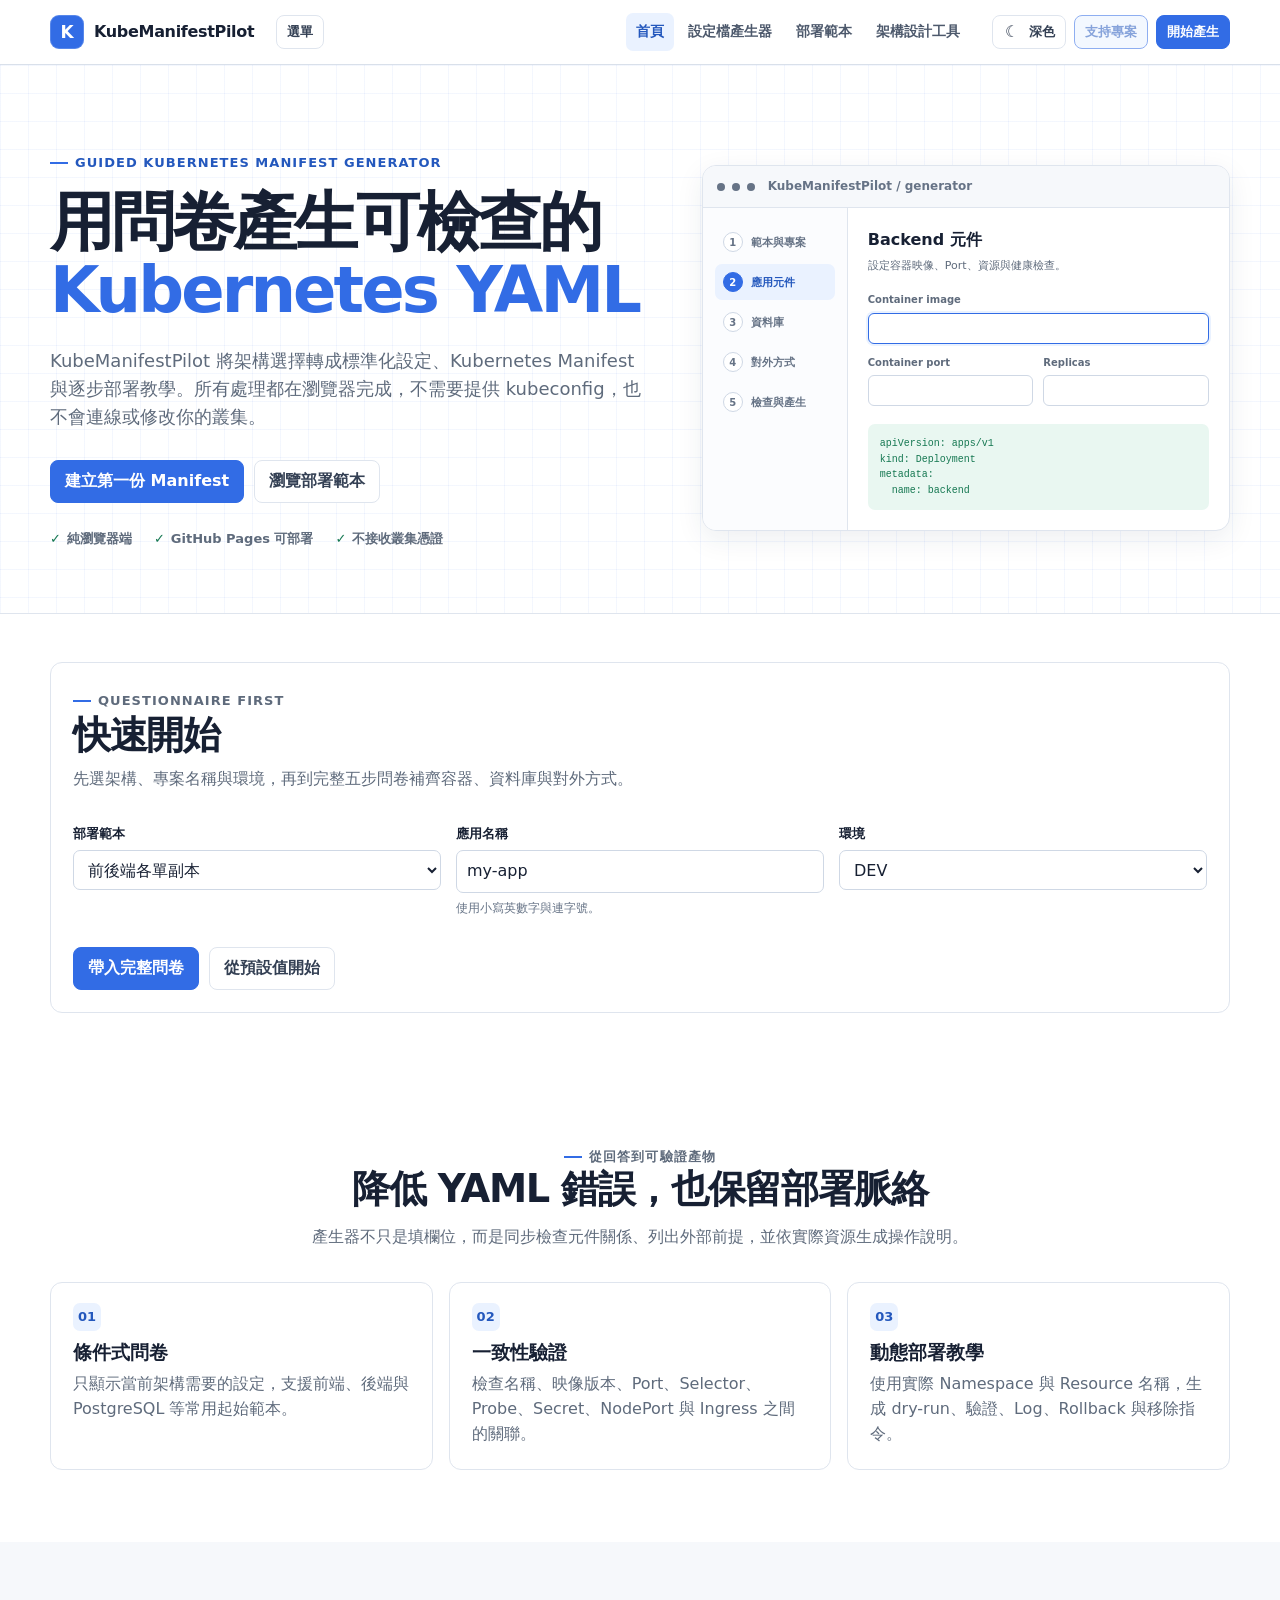
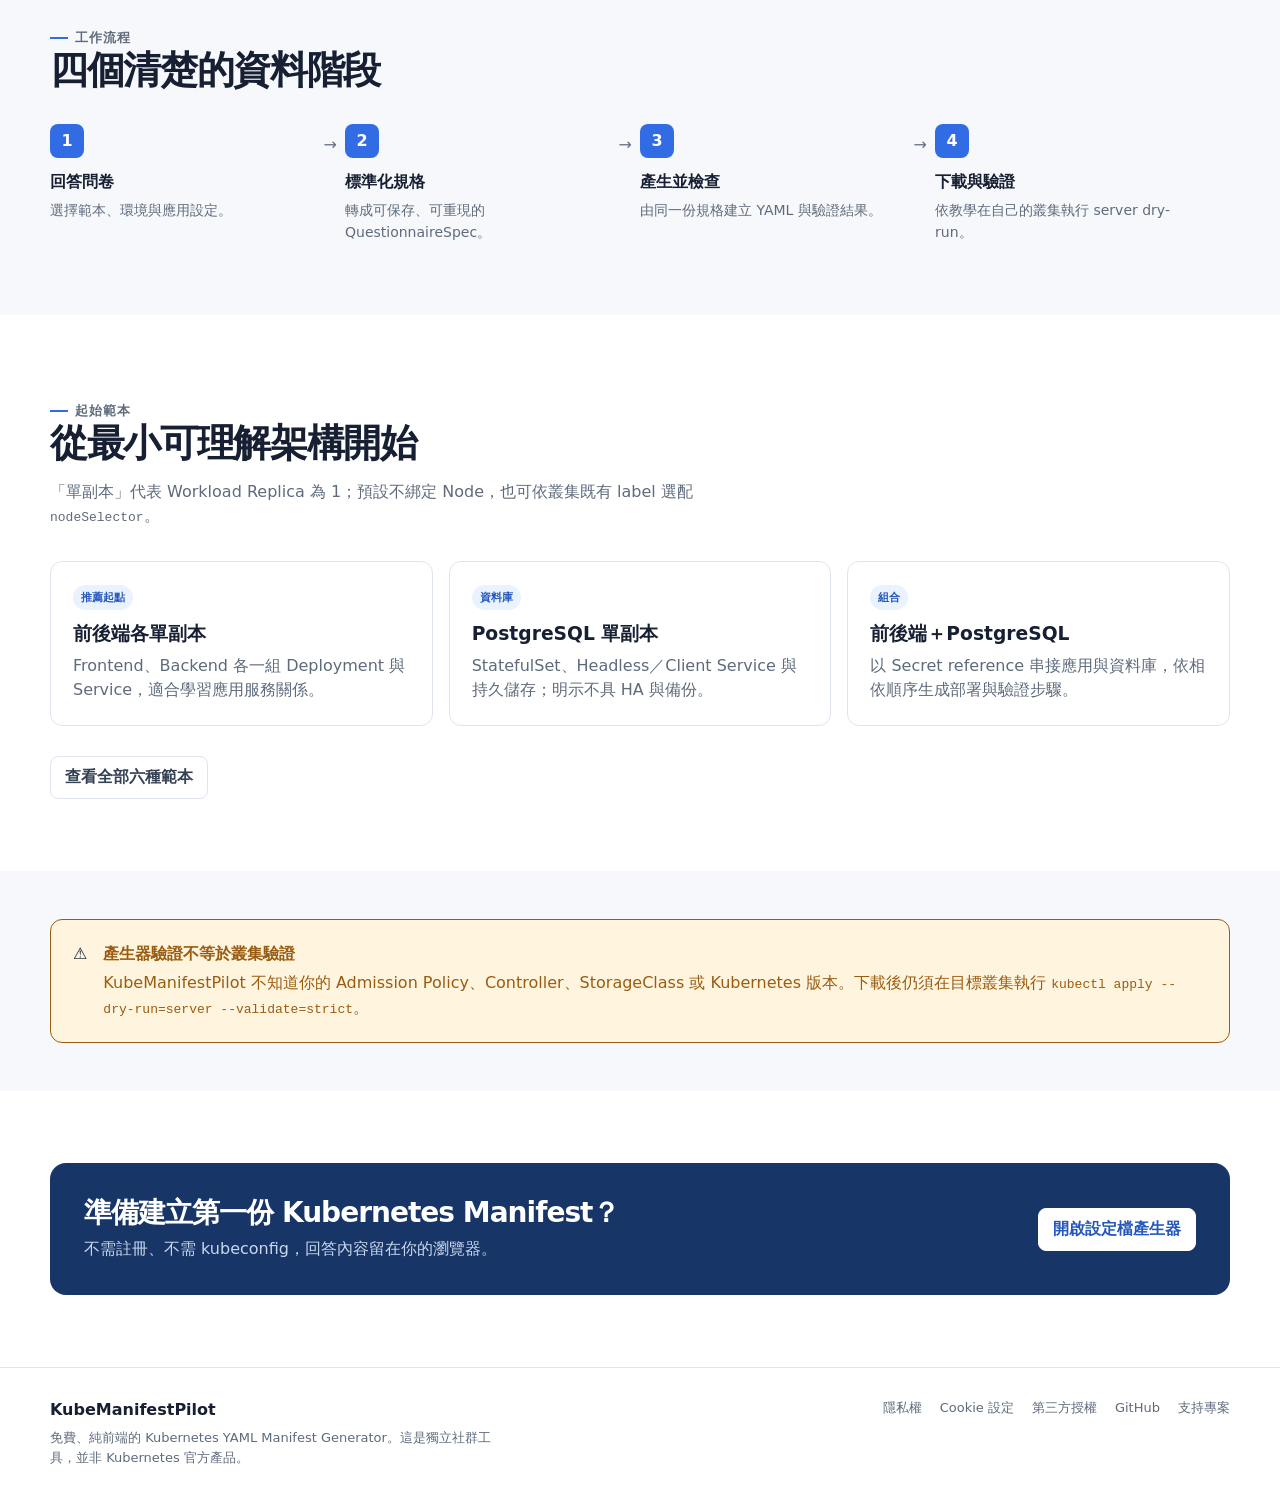
<file: index.html>
<!doctype html>
<html lang="zh-Hant">
<head>
  <meta charset="utf-8">
  <meta name="viewport" content="width=device-width, initial-scale=1">
  <title>KubeManifestPilot｜Kubernetes YAML 產生器與部署教學</title>
  <meta name="description" content="透過引導式問卷產生 Kubernetes YAML Manifest、驗證提醒與逐步部署教學，不需連線 Kubernetes 叢集。">
  <meta name="keywords" content="Kubernetes YAML generator, Kubernetes manifest generator, K8s deployment guide, Kubernetes 設定檔產生器">
  <meta name="theme-color" content="#326ce5">
  <link rel="canonical" href="https://johnsonchang123.github.io/kube-manifest-pilot/">
  <meta property="og:type" content="website">
  <meta property="og:site_name" content="KubeManifestPilot">
  <meta property="og:title" content="KubeManifestPilot — Kubernetes YAML Manifest Generator">
  <meta property="og:description" content="問卷式產生 Kubernetes YAML、驗證提醒與逐步部署教學。">
  <meta property="og:url" content="https://johnsonchang123.github.io/kube-manifest-pilot/">
  <meta property="og:image" content="https://johnsonchang123.github.io/kube-manifest-pilot/assets/images/kube-manifest-pilot-social-preview.jpg">
  <script src="./assets/js/theme-init.js"></script>
  <link rel="stylesheet" href="./assets/css/site.css">
  <script type="application/ld+json">
  {
    "@context": "https://schema.org",
    "@type": "SoftwareApplication",
    "name": "KubeManifestPilot",
    "url": "https://johnsonchang123.github.io/kube-manifest-pilot/",
    "applicationCategory": "DeveloperApplication",
    "operatingSystem": "Web",
    "description": "A browser-based Kubernetes YAML manifest generator with validation warnings and step-by-step deployment guides.",
    "offers": {"@type": "Offer", "price": "0", "priceCurrency": "USD"}
  }
  </script>
</head>
<body>
  <a class="skip-link" href="#main">跳至主要內容</a>
  <header class="site-header">
    <nav class="site-nav" aria-label="主要導覽">
      <a class="site-brand" href="./" aria-label="KubeManifestPilot 首頁">
        <span class="brand-mark" aria-hidden="true">K</span>
        <span>KubeManifestPilot</span>
      </a>
      <button class="button small nav-toggle" type="button" data-nav-toggle aria-expanded="false" aria-controls="mainNav">選單</button>
      <div class="nav-links" id="mainNav">
        <a href="./" aria-current="page">首頁</a>
        <a href="./generator/">設定檔產生器</a>
        <a href="./templates/">部署範本</a>
        <a href="./designer/">架構設計工具</a>
      </div>
      <div class="nav-actions">
        <button class="button small theme-toggle" type="button" data-theme-toggle aria-label="切換為深色模式" aria-pressed="false"><span data-theme-icon aria-hidden="true">☾</span><span data-theme-label>深色</span></button>
        <a class="button small secondary" href="#" data-config-link="support">支持專案</a>
        <a class="button small primary" href="./generator/">開始產生</a>
      </div>
    </nav>
  </header>

  <main id="main">
    <section class="hero">
      <div class="page-shell hero-grid">
        <div>
          <p class="eyebrow">Guided Kubernetes Manifest Generator</p>
          <h1>用問卷產生可檢查的 <span>Kubernetes YAML</span></h1>
          <p class="hero-copy">KubeManifestPilot 將架構選擇轉成標準化設定、Kubernetes Manifest 與逐步部署教學。所有處理都在瀏覽器完成，不需要提供 kubeconfig，也不會連線或修改你的叢集。</p>
          <div class="hero-actions">
            <a class="button primary" href="./generator/">建立第一份 Manifest</a>
            <a class="button" href="./templates/">瀏覽部署範本</a>
          </div>
          <div class="trust-row" aria-label="產品特性">
            <span>純瀏覽器端</span>
            <span>GitHub Pages 可部署</span>
            <span>不接收叢集憑證</span>
          </div>
        </div>

        <div class="product-card" aria-label="問卷產生器介面示意">
          <div class="product-card-head"><span class="dot"></span><span class="dot"></span><span class="dot"></span><span class="product-card-title">KubeManifestPilot / generator</span></div>
          <div class="product-card-body">
            <div class="mock-steps">
              <div class="mock-step"><b>1</b>範本與專案</div>
              <div class="mock-step active"><b>2</b>應用元件</div>
              <div class="mock-step"><b>3</b>資料庫</div>
              <div class="mock-step"><b>4</b>對外方式</div>
              <div class="mock-step"><b>5</b>檢查與產生</div>
            </div>
            <div class="mock-form">
              <h3>Backend 元件</h3>
              <p>設定容器映像、Port、資源與健康檢查。</p>
              <div class="mock-label">Container image</div>
              <div class="mock-input blue"></div>
              <div class="mock-grid">
                <div><div class="mock-label">Container port</div><div class="mock-input"></div></div>
                <div><div class="mock-label">Replicas</div><div class="mock-input"></div></div>
              </div>
              <div class="mock-output">apiVersion: apps/v1<br>kind: Deployment<br>metadata:<br>&nbsp;&nbsp;name: backend</div>
            </div>
          </div>
        </div>
      </div>
    </section>

    <section class="section compact white" aria-labelledby="quickStartTitle">
      <div class="page-shell">
        <div class="card">
          <div class="section-head">
            <p class="eyebrow">Questionnaire first</p>
            <h2 id="quickStartTitle">快速開始</h2>
            <p>先選架構、專案名稱與環境，再到完整五步問卷補齊容器、資料庫與對外方式。</p>
          </div>
          <form action="./generator/" method="get" aria-label="快速開始 Kubernetes 問卷">
            <div class="form-grid three">
              <div class="field">
                <label for="quickTemplate">部署範本</label>
                <select id="quickTemplate" name="template">
                  <option value="frontend-backend">前後端各單副本</option>
                  <option value="postgresql">PostgreSQL 單副本</option>
                  <option value="frontend">純前端</option>
                  <option value="backend">純後端 API</option>
                  <option value="fullstack-postgresql">前後端＋PostgreSQL</option>
                  <option value="backend-external-postgresql">後端＋外部 PostgreSQL</option>
                </select>
              </div>
              <div class="field">
                <label for="quickProject">應用名稱</label>
                <input id="quickProject" name="project" value="my-app" pattern="[a-z0-9](?:[-a-z0-9]{0,61}[a-z0-9])?" maxlength="63" autocomplete="off" required>
                <p class="hint">使用小寫英數字與連字號。</p>
              </div>
              <div class="field">
                <label for="quickEnvironment">環境</label>
                <select id="quickEnvironment" name="environment">
                  <option value="DEV">DEV</option>
                  <option value="PRODUCTION">PRODUCTION</option>
                </select>
              </div>
            </div>
            <div class="hero-actions">
              <button class="button primary" type="submit">帶入完整問卷</button>
              <a class="button" href="./generator/">從預設值開始</a>
            </div>
          </form>
        </div>
      </div>
    </section>

    <section class="section white" aria-labelledby="featuresTitle">
      <div class="page-shell">
        <div class="section-head center">
          <p class="eyebrow">從回答到可驗證產物</p>
          <h2 id="featuresTitle">降低 YAML 錯誤，也保留部署脈絡</h2>
          <p>產生器不只是填欄位，而是同步檢查元件關係、列出外部前提，並依實際資源生成操作說明。</p>
        </div>
        <div class="grid">
          <article class="card feature"><span class="feature-icon">01</span><h3>條件式問卷</h3><p>只顯示當前架構需要的設定，支援前端、後端與 PostgreSQL 等常用起始範本。</p></article>
          <article class="card feature"><span class="feature-icon">02</span><h3>一致性驗證</h3><p>檢查名稱、映像版本、Port、Selector、Probe、Secret、NodePort 與 Ingress 之間的關聯。</p></article>
          <article class="card feature"><span class="feature-icon">03</span><h3>動態部署教學</h3><p>使用實際 Namespace 與 Resource 名稱，生成 dry-run、驗證、Log、Rollback 與移除指令。</p></article>
        </div>
      </div>
    </section>

    <section class="section" aria-labelledby="flowTitle">
      <div class="page-shell">
        <div class="section-head"><p class="eyebrow">工作流程</p><h2 id="flowTitle">四個清楚的資料階段</h2></div>
        <div class="workflow">
          <article class="workflow-item"><b>1</b><h3>回答問卷</h3><p>選擇範本、環境與應用設定。</p></article>
          <article class="workflow-item"><b>2</b><h3>標準化規格</h3><p>轉成可保存、可重現的 QuestionnaireSpec。</p></article>
          <article class="workflow-item"><b>3</b><h3>產生並檢查</h3><p>由同一份規格建立 YAML 與驗證結果。</p></article>
          <article class="workflow-item"><b>4</b><h3>下載與驗證</h3><p>依教學在自己的叢集執行 server dry-run。</p></article>
        </div>
      </div>
    </section>

    <section class="section white" aria-labelledby="templatesTitle">
      <div class="page-shell">
        <div class="section-head"><p class="eyebrow">起始範本</p><h2 id="templatesTitle">從最小可理解架構開始</h2><p>「單副本」代表 Workload Replica 為 1；預設不綁定 Node，也可依叢集既有 label 選配 <code>nodeSelector</code>。</p></div>
        <div class="grid">
          <article class="card"><span class="template-tag">推薦起點</span><h3>前後端各單副本</h3><p>Frontend、Backend 各一組 Deployment 與 Service，適合學習應用服務關係。</p></article>
          <article class="card"><span class="template-tag">資料庫</span><h3>PostgreSQL 單副本</h3><p>StatefulSet、Headless／Client Service 與持久儲存；明示不具 HA 與備份。</p></article>
          <article class="card"><span class="template-tag">組合</span><h3>前後端＋PostgreSQL</h3><p>以 Secret reference 串接應用與資料庫，依相依順序生成部署與驗證步驟。</p></article>
        </div>
        <div class="hero-actions"><a class="button" href="./templates/">查看全部六種範本</a></div>
      </div>
    </section>

    <section class="section compact">
      <div class="page-shell">
        <div class="boundary">
          <div aria-hidden="true">⚠</div>
          <div><strong>產生器驗證不等於叢集驗證</strong><p>KubeManifestPilot 不知道你的 Admission Policy、Controller、StorageClass 或 Kubernetes 版本。下載後仍須在目標叢集執行 <code>kubectl apply --dry-run=server --validate=strict</code>。</p></div>
        </div>
      </div>
    </section>

    <section class="section white">
      <div class="page-shell">
        <div class="cta-panel">
          <div><h2>準備建立第一份 Kubernetes Manifest？</h2><p>不需註冊、不需 kubeconfig，回答內容留在你的瀏覽器。</p></div>
          <a class="button" href="./generator/">開啟設定檔產生器</a>
        </div>
        <div class="ad-placeholder" data-enabled="false" aria-hidden="true">廣告保留區</div>
      </div>
    </section>
  </main>

  <footer class="site-footer">
    <div class="footer-main">
      <div class="footer-brand"><strong>KubeManifestPilot</strong><p>免費、純前端的 Kubernetes YAML Manifest Generator。這是獨立社群工具，並非 Kubernetes 官方產品。</p></div>
      <nav class="footer-links" aria-label="頁尾導覽">
        <a href="./privacy/">隱私權</a>
        <a href="./privacy/#cookies">Cookie 設定</a>
        <a href="./licenses/">第三方授權</a>
        <a href="#" data-config-link="github">GitHub</a>
        <a href="#" data-config-link="support">支持專案</a>
      </nav>
    </div>
  </footer>
  <div class="toast-region" data-toast-region aria-live="polite"></div>
  <script src="./assets/js/config.js"></script>
  <script src="./assets/js/site.js"></script>
</body>
</html>
</file>
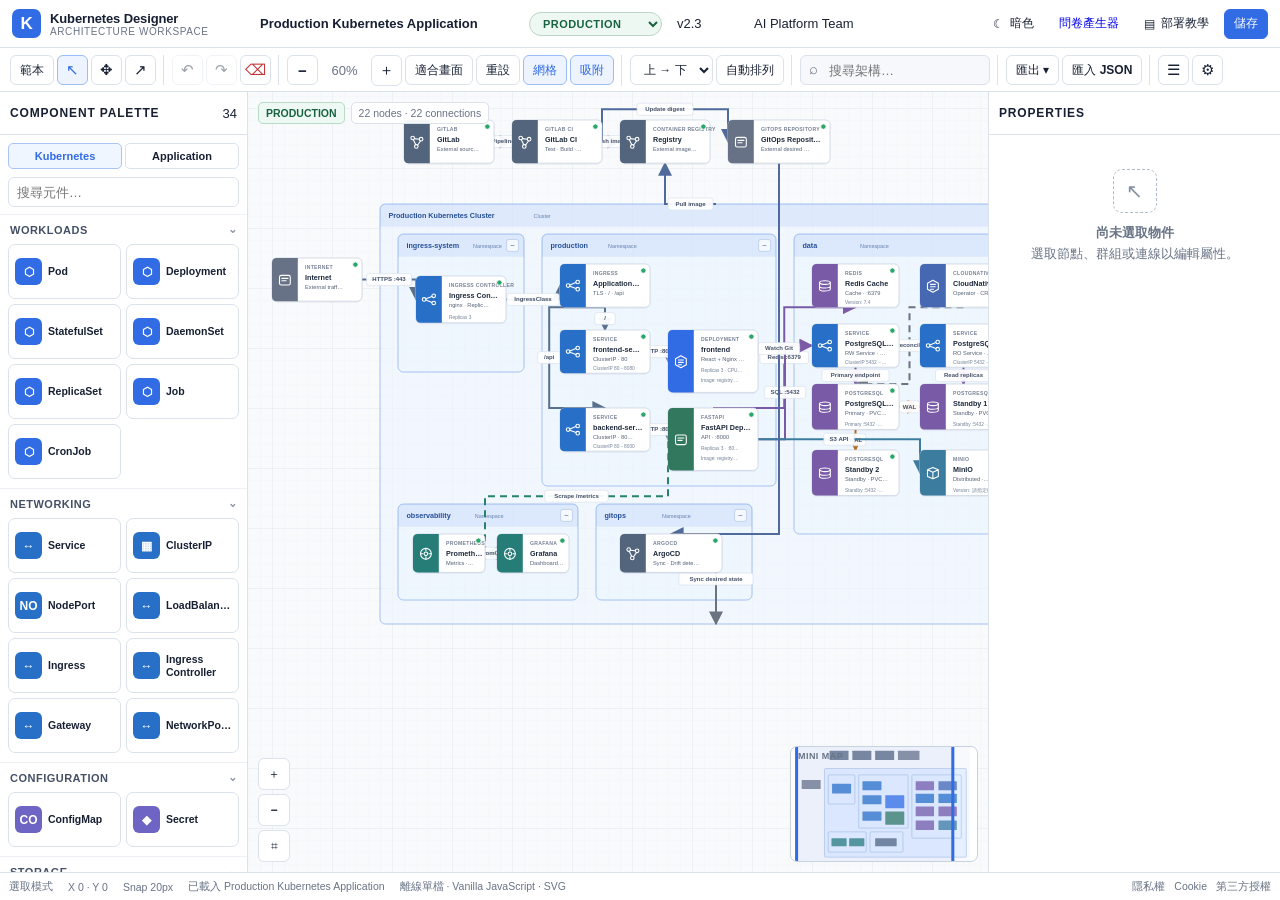
<file: designer/index.html>
<!doctype html>
<html lang="zh-Hant">
<head>
  <meta charset="utf-8">
  <meta name="viewport" content="width=device-width, initial-scale=1">
  <meta name="description" content="可離線使用的 Kubernetes 架構圖設計器">
  <meta name="theme-color" content="#326ce5">
  <link rel="canonical" href="https://johnsonchang123.github.io/kube-manifest-pilot/designer/">
  <title>Kubernetes Architecture Designer｜KubeManifestPilot</title>
  <script>
    (() => {
      const key = 'kube-manifest-pilot.theme';
      const media = typeof window.matchMedia === 'function' ? window.matchMedia('(prefers-color-scheme: dark)') : { matches: false };
      let preference = null;
      try {
        const stored = window.localStorage.getItem(key);
        if (stored === 'light' || stored === 'dark') preference = stored;
      } catch (_) { /* Theme persistence is optional. */ }
      document.documentElement.dataset.theme = preference || (media.matches ? 'dark' : 'light');
      document.documentElement.dataset.themePreference = preference ? 'manual' : 'system';
    })();
  </script>
  <style>
    :root {
      color-scheme: light;
      --k8s: #326ce5;
      --k8s-dark: #2456b8;
      --ink: #172033;
      --muted: #687386;
      --line: #dbe2ec;
      --line-strong: #c8d2df;
      --surface: #ffffff;
      --surface-2: #f6f8fb;
      --surface-3: #edf2f8;
      --success: #16794c;
      --warning: #a45b00;
      --danger: #c33939;
      --stage-bg: #f8fafc;
      --sidebar-left: 248px;
      --sidebar-right: 292px;
      --toolbar-height: 92px;
      --status-height: 28px;
      --radius: 8px;
      font-family: Inter, ui-sans-serif, -apple-system, BlinkMacSystemFont, "Segoe UI", "Noto Sans TC", sans-serif;
    }

    html[data-theme="dark"] {
      color-scheme: dark;
      --k8s: #78a6ff;
      --k8s-dark: #9bbcff;
      --ink: #edf4ff;
      --muted: #b5c2d5;
      --line: #35445b;
      --line-strong: #4a5b73;
      --surface: #111a2b;
      --surface-2: #0b1220;
      --surface-3: #1b2940;
      --success: #70d9ad;
      --warning: #f1c16f;
      --danger: #ff929d;
      --stage-bg: #0d1523;
    }

    * { box-sizing: border-box; }
    html, body { width: 100%; height: 100%; margin: 0; overflow: hidden; }
    body { background: var(--surface-2); color: var(--ink); font-size: 13px; }
    button, input, textarea, select { font: inherit; color: inherit; }
    button { cursor: pointer; }
    button:focus-visible, input:focus-visible, textarea:focus-visible, select:focus-visible {
      outline: 2px solid rgba(50,108,229,.42); outline-offset: 1px;
    }
    .hidden { display: none !important; }
    .visually-hidden { position: absolute; width: 1px; height: 1px; padding: 0; margin: -1px; overflow: hidden; clip: rect(0,0,0,0); white-space: nowrap; border: 0; }

    .app { height: 100%; height: 100dvh; display: grid; grid-template-rows: var(--toolbar-height) minmax(0, 1fr) var(--status-height); }
    .topbar { background: var(--surface); border-bottom: 1px solid var(--line); z-index: 20; min-width: 0; }
    .identity-row, .tool-row { display: flex; align-items: center; min-width: 0; }
    .identity-row { height: 48px; padding: 0 12px; border-bottom: 1px solid var(--line); gap: 10px; }
    .brand { display: flex; align-items: center; gap: 9px; min-width: 230px; font-weight: 720; letter-spacing: -.01em; }
    .brand-mark { width: 29px; height: 29px; display: grid; place-items: center; color: white; background: var(--k8s); border-radius: 7px; font-size: 17px; font-weight: 800; }
    .brand small { display: block; color: var(--muted); font-size: 10px; font-weight: 500; letter-spacing: .06em; text-transform: uppercase; }
    .meta-fields { display: flex; align-items: center; gap: 7px; min-width: 0; flex: 1; }
    .meta-input { border: 1px solid transparent; background: transparent; border-radius: 5px; padding: 5px 7px; min-width: 0; }
    .meta-input:hover, .meta-input:focus { background: var(--surface-2); border-color: var(--line); }
    #metaName { width: min(270px, 25vw); font-weight: 650; }
    #metaVersion { width: 70px; }
    #metaOwner { width: min(180px, 18vw); }
    .env-select { border: 1px solid #bad7c7; background: #edf8f2; color: #17633f; border-radius: 999px; padding: 4px 23px 4px 9px; font-size: 11px; font-weight: 750; letter-spacing: .04em; }
    .env-select.env-dev { border-color: #b7cef2; background: #eff6ff; color: #275fae; }
    .env-select.env-staging { border-color: #ead09e; background: #fff9eb; color: #8a5605; }
    .header-actions { display: flex; gap: 5px; margin-left: auto; }

    .tool-row { height: 44px; padding: 5px 10px; gap: 5px; overflow-x: auto; overflow-y: hidden; scrollbar-width: thin; }
    .tool-group { display: flex; align-items: center; gap: 3px; padding-right: 7px; margin-right: 3px; border-right: 1px solid var(--line); white-space: nowrap; }
    .tool-group:last-child { border-right: 0; }
    .btn { display: inline-flex; align-items: center; justify-content: center; gap: 6px; min-height: 30px; border: 1px solid var(--line); background: var(--surface); border-radius: 6px; padding: 5px 9px; font-weight: 590; font-size: 12px; }
    .btn:hover:not(:disabled) { border-color: #aebbd0; background: var(--surface-2); }
    .btn:disabled { opacity: .42; cursor: default; }
    .btn.primary { color: white; background: var(--k8s); border-color: var(--k8s); }
    .btn.primary:hover:not(:disabled) { background: var(--k8s-dark); border-color: var(--k8s-dark); }
    .btn.danger { color: var(--danger); }
    .btn.icon { width: 31px; padding: 5px; font-size: 15px; }
    .btn.active { color: var(--k8s); border-color: #9bbcf5; background: #edf4ff; }
    .btn.ghost { border-color: transparent; background: transparent; }
    .zoom-readout { min-width: 47px; text-align: center; color: var(--muted); font-variant-numeric: tabular-nums; }
    .search-box { position: relative; width: 190px; }
    .search-box input { width: 100%; height: 30px; padding: 5px 26px 5px 28px; border: 1px solid var(--line); border-radius: 6px; background: var(--surface-2); }
    .search-box::before { content: "⌕"; position: absolute; left: 9px; top: 5px; color: var(--muted); font-size: 15px; }
    .search-clear { position: absolute; right: 4px; top: 3px; width: 24px; height: 24px; border: 0; background: transparent; color: var(--muted); }

    .workspace { display: grid; grid-template-columns: var(--sidebar-left) minmax(0, 1fr) var(--sidebar-right); min-height: 0; min-width: 0; }
    .sidebar { background: var(--surface); min-height: 0; display: flex; flex-direction: column; z-index: 10; }
    .sidebar.left { border-right: 1px solid var(--line); }
    .sidebar.right { border-left: 1px solid var(--line); }
    .sidebar-header { min-height: 43px; padding: 8px 10px; display: flex; align-items: center; justify-content: space-between; border-bottom: 1px solid var(--line); }
    .sidebar-header h2 { font-size: 12px; margin: 0; text-transform: uppercase; letter-spacing: .07em; }
    .sidebar-header-actions { display: flex; align-items: center; gap: 7px; }
    .sidebar-body { flex: 1; min-height: 0; overflow: auto; }
    .sidebar-tabs { display: grid; grid-template-columns: 1fr 1fr; gap: 3px; padding: 8px; }
    .sidebar-tabs button { border: 1px solid var(--line); background: var(--surface); border-radius: 5px; padding: 6px; font-size: 11px; font-weight: 650; }
    .sidebar-tabs button.active { color: var(--k8s); border-color: #a9c4f6; background: #f0f6ff; }
    .palette-search { margin: 0 8px 7px; width: calc(100% - 16px); height: 30px; border: 1px solid var(--line); border-radius: 6px; padding: 5px 8px; }
    .palette-section { border-top: 1px solid #edf1f5; }
    .palette-section summary { display: flex; align-items: center; justify-content: space-between; padding: 8px 10px; cursor: pointer; font-size: 11px; font-weight: 720; color: #445065; text-transform: uppercase; letter-spacing: .045em; user-select: none; }
    .palette-section summary::-webkit-details-marker { display: none; }
    .palette-section summary::after { content: "⌄"; color: #8994a6; }
    .palette-list { display: grid; grid-template-columns: 1fr 1fr; gap: 5px; padding: 0 8px 9px; }
    .palette-item { min-width: 0; min-height: 55px; border: 1px solid var(--line); background: var(--surface); border-radius: 7px; padding: 6px; display: flex; align-items: center; gap: 6px; cursor: grab; user-select: none; }
    .palette-item:hover { border-color: #90b3ef; background: #f5f9ff; }
    .palette-item:active { cursor: grabbing; }
    .palette-icon { flex: none; width: 27px; height: 27px; display: grid; place-items: center; border-radius: 6px; color: white; background: var(--item-color, var(--k8s)); font-size: 12px; font-weight: 800; }
    .palette-item span:last-child { overflow: hidden; text-overflow: ellipsis; line-height: 1.15; font-size: 10.5px; font-weight: 650; }
    .palette-empty { padding: 20px; text-align: center; color: var(--muted); }

    .stage { position: relative; min-width: 0; min-height: 0; overflow: hidden; background: var(--stage-bg); }
    #canvas { display: block; width: 100%; height: 100%; touch-action: none; cursor: default; }
    #canvas.pan-mode, #canvas.is-panning { cursor: grab; }
    #canvas.is-panning { cursor: grabbing; }
    #canvas.connect-mode { cursor: crosshair; }
    .canvas-drop-hint { position: absolute; inset: 20px; border: 2px dashed #8db3f1; background: rgba(237,244,255,.72); display: grid; place-items: center; color: var(--k8s); font-weight: 700; border-radius: 10px; pointer-events: none; opacity: 0; transition: opacity .12s; }
    .stage.drag-over .canvas-drop-hint { opacity: 1; }
    .canvas-badge { position: absolute; top: 10px; left: 10px; display: flex; gap: 6px; pointer-events: none; }
    .badge { background: rgba(255,255,255,.94); border: 1px solid var(--line); border-radius: 5px; padding: 4px 7px; color: var(--muted); font-size: 10.5px; }
    .badge.env-production { color: #17633f; border-color: #b8dac7; background: rgba(239,249,244,.96); font-weight: 720; }
    .badge.env-staging { color: #8a5605; border-color: #ead09e; background: rgba(255,249,235,.96); font-weight: 720; }
    .badge.env-dev { color: #275fae; border-color: #b7cef2; background: rgba(239,246,255,.96); font-weight: 720; }
    .stage-tools { position: absolute; left: 10px; bottom: 10px; display: flex; flex-direction: column; gap: 4px; }
    .stage-tools .btn { background: rgba(255,255,255,.96); width: 32px; height: 32px; padding: 0; }
    .stage-panel-toggles { display: none; position: absolute; right: 10px; top: 10px; z-index: 4; gap: 5px; }
    .stage-panel-toggles .btn { min-width: 34px; background: rgba(255,255,255,.96); }
    .minimap-wrap { position: absolute; right: 10px; bottom: 10px; width: 188px; height: 116px; background: rgba(255,255,255,.96); border: 1px solid var(--line-strong); border-radius: 7px; overflow: hidden; }
    .minimap-title { position: absolute; left: 7px; top: 4px; z-index: 2; color: var(--muted); font-size: 9px; font-weight: 700; text-transform: uppercase; letter-spacing: .05em; }
    #minimap { width: 100%; height: 100%; cursor: pointer; }

    .inspector-empty { padding: 34px 18px; text-align: center; color: var(--muted); line-height: 1.6; }
    .empty-icon { width: 44px; height: 44px; margin: 0 auto 10px; display: grid; place-items: center; border: 1px dashed #afbbca; border-radius: 9px; color: #8490a2; font-size: 20px; }
    .inspector-form { padding: 10px 11px 30px; }
    .entity-summary { display: flex; align-items: center; gap: 9px; padding: 8px; margin-bottom: 10px; border: 1px solid var(--line); background: var(--surface-2); border-radius: 7px; }
    .entity-summary .palette-icon { width: 32px; height: 32px; }
    .entity-summary strong, .entity-summary small { display: block; }
    .entity-summary small { color: var(--muted); margin-top: 2px; }
    .form-section { margin: 13px 0 7px; color: #4d5a6f; font-size: 10px; font-weight: 760; text-transform: uppercase; letter-spacing: .07em; }
    .field { display: grid; grid-template-columns: 92px minmax(0,1fr); align-items: center; gap: 8px; margin-bottom: 7px; }
    .field.top { align-items: start; }
    .field label { color: #5f6b7d; font-size: 11px; }
    .field input, .field select, .field textarea { width: 100%; min-width: 0; border: 1px solid var(--line); background: var(--surface); border-radius: 5px; padding: 6px 7px; }
    .field textarea { min-height: 57px; resize: vertical; }
    .field input[type="color"] { height: 31px; padding: 2px; }
    .inspector-actions { display: grid; grid-template-columns: 1fr 1fr; gap: 6px; margin-top: 13px; }

    .statusbar { border-top: 1px solid var(--line); background: var(--surface); display: flex; align-items: center; gap: 15px; padding: 0 9px; color: var(--muted); font-size: 10.5px; z-index: 20; }
    #statusMessage { min-width: 0; overflow: hidden; text-overflow: ellipsis; white-space: nowrap; }
    .status-links { margin-left: auto; display: flex; flex: none; gap: 9px; }
    .status-links a { color: var(--muted); text-decoration: none; }
    .status-links a:hover, .status-links a:focus-visible { color: var(--k8s); text-decoration: underline; }

    .drawer-close { display: none; width: 32px; height: 32px; padding: 0; border: 1px solid var(--line); border-radius: 6px; color: var(--muted); background: var(--surface); font-size: 20px; line-height: 1; }
    .drawer-backdrop { position: fixed; inset: var(--toolbar-height) 0 var(--status-height); z-index: 55; border: 0; background: rgba(4,10,20,.58); cursor: default; }

    .modal-backdrop { position: fixed; inset: 0; z-index: 100; overflow: hidden; background: rgba(15,25,43,.5); display: grid; place-items: center; padding: clamp(8px, 3vw, 24px); }
    .modal { width: min(760px, 100%); max-height: 100%; min-height: 0; background: var(--surface); border: 1px solid var(--line-strong); border-radius: 10px; box-shadow: 0 20px 55px rgba(24,36,58,.2); display: flex; flex-direction: column; overflow: hidden; }
    .modal.wide { width: min(980px, 100%); }
    .modal-head { min-height: 52px; padding: 11px 14px; border-bottom: 1px solid var(--line); display: flex; align-items: center; gap: 10px; }
    .modal-head > div { min-width: 0; }
    .modal-head h2 { margin: 0; font-size: 15px; }
    .modal-head p { margin: 2px 0 0; color: var(--muted); font-size: 11px; }
    .modal-head .btn { flex: none; margin-left: auto; }
    .modal-body { min-height: 0; overflow: auto; padding: 14px; }
    .template-grid { display: grid; grid-template-columns: repeat(2, minmax(0, 1fr)); gap: 9px; }
    .template-card { text-align: left; border: 1px solid var(--line); background: var(--surface); border-radius: 8px; padding: 12px; min-height: 92px; }
    .template-card:hover { border-color: #8fb1eb; background: #f7faff; }
    .template-card strong { display: block; margin-bottom: 5px; }
    .template-card span { color: var(--muted); font-size: 11px; line-height: 1.45; }

    .tutorial-layout { display: grid; grid-template-columns: 218px minmax(0,1fr); flex: 1; min-height: 0; overflow: hidden; }
    .tutorial-nav { border-right: 1px solid var(--line); padding: 10px; background: var(--surface-2); }
    .tutorial-nav button { width: 100%; text-align: left; border: 0; border-radius: 6px; background: transparent; padding: 8px 9px; margin-bottom: 3px; color: #4f5b6d; }
    .tutorial-nav button:hover { background: #eaf0f8; }
    .tutorial-nav button.active { color: var(--k8s); background: #e8f1ff; font-weight: 700; }
    .tutorial-content { min-width: 0; min-height: 0; padding: 20px 22px 28px; overflow: auto; }
    .tutorial-content h3 { margin: 0 0 6px; font-size: 19px; }
    .tutorial-content .lead { margin: 0 0 14px; color: var(--muted); line-height: 1.6; }
    .tutorial-content ol, .tutorial-content ul { padding-left: 20px; line-height: 1.65; }
    .code-block { position: relative; margin: 10px 0; background: #111827; color: #dbeafe; border-radius: 7px; padding: 12px 44px 12px 13px; font-family: ui-monospace, SFMono-Regular, Consolas, monospace; font-size: 11px; white-space: pre-wrap; overflow-wrap: anywhere; }
    .copy-code { position: absolute; top: 6px; right: 6px; color: #dbeafe; border: 1px solid #44516a; background: #263247; border-radius: 4px; padding: 3px 6px; font-family: inherit; font-size: 9px; }
    .notice { border-left: 3px solid var(--k8s); background: #f0f6ff; padding: 9px 11px; color: #40516b; line-height: 1.5; margin: 12px 0; }
    .notice.warning { border-left-color: #d8871b; background: #fff8eb; }

    .quick-add { position: fixed; z-index: 130; width: 270px; background: var(--surface); border: 1px solid var(--line-strong); border-radius: 8px; box-shadow: 0 12px 35px rgba(22,33,50,.2); overflow: hidden; }
    .quick-add input { width: 100%; height: 38px; border: 0; border-bottom: 1px solid var(--line); padding: 8px 10px; outline: none; }
    .quick-list { max-height: 260px; overflow: auto; padding: 5px; }
    .quick-item { width: 100%; border: 0; background: transparent; border-radius: 5px; padding: 7px; display: flex; align-items: center; gap: 8px; text-align: left; }
    .quick-item:hover, .quick-item.active { background: #edf4ff; }
    .quick-item small { color: var(--muted); margin-left: auto; }
    .context-menu { position: fixed; z-index: 140; width: 190px; max-height: calc(100vh - 10px); overflow: auto; background: var(--surface); border: 1px solid var(--line-strong); border-radius: 7px; padding: 5px; box-shadow: 0 10px 28px rgba(22,33,50,.18); }
    .context-menu button { width: 100%; border: 0; background: transparent; text-align: left; padding: 7px 9px; border-radius: 4px; }
    .context-menu button:hover { background: var(--surface-3); }
    .context-menu hr { border: 0; border-top: 1px solid var(--line); margin: 4px; }
    .context-menu .danger { color: var(--danger); }
    .toast-region { position: fixed; right: 12px; top: 104px; z-index: 200; display: grid; gap: 7px; pointer-events: none; }
    .toast { width: min(330px, calc(100vw - 24px)); padding: 10px 12px; background: #1f2937; color: white; border-radius: 7px; box-shadow: 0 8px 25px rgba(20,30,45,.2); animation: toast-in .18s ease-out; }
    .toast.error { background: #8f2d2d; }
    @keyframes toast-in { from { transform: translateY(-6px); opacity: 0; } }

    /* SVG canvas */
    .grid-major { color: #e0e6ef; }
    .edge-hit { fill: none; stroke: transparent; stroke-width: 13; cursor: pointer; }
    .edge-path { fill: none; stroke: #61718a; stroke-width: 2; vector-effect: non-scaling-stroke; pointer-events: none; }
    .edge-path.dashed { stroke-dasharray: 7 5; }
    .edge-path.animated { stroke-dasharray: 8 5; animation: edge-flow 1s linear infinite; }
    @keyframes edge-flow { to { stroke-dashoffset: -26; } }
    .edge-label-bg { fill: rgba(255,255,255,.94); stroke: #d6deea; stroke-width: 1; }
    .edge-label { fill: #445167; font-size: 10px; font-weight: 650; text-anchor: middle; dominant-baseline: middle; pointer-events: none; }
    .edge.selected .edge-path { stroke: var(--k8s) !important; stroke-width: 2.6; }
    .group-shape { fill: rgba(238,245,255,.62); stroke: #9bbcf1; stroke-width: 1.5; }
    .group-header { fill: rgba(224,237,255,.96); }
    .group-title { fill: #244e99; font-size: 12px; font-weight: 730; }
    .group-subtitle { fill: #6682ae; font-size: 9px; }
    .group.selected .group-shape { stroke: var(--k8s); stroke-width: 2.2; }
    .group.collapsed .group-shape { fill: rgba(238,245,255,.95); }
    .node { cursor: move; }
    .node-card { fill: #fff; stroke: #c7d2df; stroke-width: 1.2; }
    .node:hover .node-card { stroke: #8aa6cc; }
    .node.selected .node-card { stroke: var(--k8s); stroke-width: 2.1; }
    .node-icon-bg { fill: var(--node-color, var(--k8s)); }
    .node-icon-glyph { fill: none; stroke: #fff; stroke-width: 1.8; stroke-linecap: round; stroke-linejoin: round; }
    .node-title { fill: #1d293b; font-size: 12px; font-weight: 720; pointer-events: none; }
    .node-type { fill: #758095; font-size: 8.5px; font-weight: 680; text-transform: uppercase; letter-spacing: .06em; pointer-events: none; }
    .node-subtitle { fill: #526176; font-size: 9.5px; pointer-events: none; }
    .node-detail { fill: #718096; font-size: 8px; pointer-events: none; }
    .node-status { stroke: #fff; stroke-width: 1.5; }
    .port { fill: #fff; stroke: var(--k8s); stroke-width: 1.6; cursor: crosshair; opacity: 0; }
    .node:hover .port, .node.selected .port, .connect-mode .port { opacity: 1; }
    .resize-handle { fill: #fff; stroke: var(--k8s); stroke-width: 1.5; cursor: nwse-resize; }
    .group .resize-handle { opacity: 0; }
    .group.selected .resize-handle { opacity: 1; }
    .selection-box { fill: rgba(50,108,229,.09); stroke: var(--k8s); stroke-width: 1; stroke-dasharray: 5 3; vector-effect: non-scaling-stroke; }
    .guide { stroke: #d34c89; stroke-width: 1; stroke-dasharray: 4 3; vector-effect: non-scaling-stroke; }
    .search-dim { opacity: .22; }
    .search-match .node-card { stroke: #e29a16; stroke-width: 2.3; }
    .group.search-match .group-shape { stroke: #e29a16; stroke-width: 2.3; }

    /* Dark chrome stays independent from the document so exported SVG/PNG keeps its stable light palette. */
    html[data-theme="dark"] .meta-input:hover,
    html[data-theme="dark"] .meta-input:focus { background: var(--surface-3); }
    html[data-theme="dark"] .env-select { border-color: #3c725b; color: #80ddb2; background: #15382d; }
    html[data-theme="dark"] .env-select.env-dev { border-color: #43638f; color: #a8c7ff; background: #172d50; }
    html[data-theme="dark"] .env-select.env-staging { border-color: #76582b; color: #f1c16f; background: #3d2c13; }
    html[data-theme="dark"] .btn.active,
    html[data-theme="dark"] .sidebar-tabs button.active { color: #a9c6ff; border-color: #5279b7; background: #1a3158; }
    html[data-theme="dark"] .palette-section { border-top-color: var(--line); }
    html[data-theme="dark"] .palette-section summary,
    html[data-theme="dark"] .form-section,
    html[data-theme="dark"] .field label { color: var(--muted); }
    html[data-theme="dark"] .palette-item:hover,
    html[data-theme="dark"] .template-card:hover { border-color: #638ac6; background: #14243d; }
    html[data-theme="dark"] .stage-tools .btn,
    html[data-theme="dark"] .stage-panel-toggles .btn,
    html[data-theme="dark"] .badge,
    html[data-theme="dark"] .minimap-wrap { color: var(--muted); background: rgba(17,26,43,.96); }
    html[data-theme="dark"] .badge.env-production { color: #80ddb2; border-color: #3c725b; background: rgba(21,56,45,.96); }
    html[data-theme="dark"] .badge.env-staging { color: #f1c16f; border-color: #76582b; background: rgba(61,44,19,.96); }
    html[data-theme="dark"] .badge.env-dev { color: #a8c7ff; border-color: #43638f; background: rgba(23,45,80,.96); }
    html[data-theme="dark"] .empty-icon { border-color: #607089; color: var(--muted); }
    html[data-theme="dark"] .tutorial-nav button { color: var(--muted); }
    html[data-theme="dark"] .tutorial-nav button:hover,
    html[data-theme="dark"] .quick-item:hover,
    html[data-theme="dark"] .quick-item.active { background: var(--surface-3); }
    html[data-theme="dark"] .tutorial-nav button.active { color: #a9c6ff; background: #1a3158; }
    html[data-theme="dark"] .notice { color: #c8d7ec; background: #172d50; }
    html[data-theme="dark"] .notice.warning { color: #f2d49d; background: #3d2c13; }
    html[data-theme="dark"] .modal { box-shadow: 0 20px 55px rgba(0,0,0,.5); }
    html[data-theme="dark"] .quick-add,
    html[data-theme="dark"] .context-menu { box-shadow: 0 12px 35px rgba(0,0,0,.48); }
    html[data-theme="dark"] #minorGrid path { stroke: #243247; }
    html[data-theme="dark"] #majorGrid > path { stroke: #35455d; }
    html[data-theme="dark"] .edge-path { stroke: #9aabc2; }
    html[data-theme="dark"] .edge-label-bg { fill: rgba(17,26,43,.96); stroke: #4a5b73; }
    html[data-theme="dark"] .edge-label { fill: #d0daea; }
    html[data-theme="dark"] .group-shape { fill: rgba(24,49,85,.66); stroke: #5279b7; }
    html[data-theme="dark"] .group-header { fill: rgba(26,57,98,.96); }
    html[data-theme="dark"] .group-title { fill: #c7d9fa; }
    html[data-theme="dark"] .group-subtitle { fill: #9eb7dd; }
    html[data-theme="dark"] .group.collapsed .group-shape { fill: rgba(24,49,85,.94); }
    html[data-theme="dark"] .node-card { fill: #172235; stroke: #53647c; }
    html[data-theme="dark"] .node:hover .node-card { stroke: #83a4d5; }
    html[data-theme="dark"] .node-title { fill: #edf4ff; }
    html[data-theme="dark"] .node-type { fill: #a8b7cb; }
    html[data-theme="dark"] .node-subtitle { fill: #c3cede; }
    html[data-theme="dark"] .node-detail { fill: #9cacc2; }
    html[data-theme="dark"] .port,
    html[data-theme="dark"] .resize-handle { fill: #111a2b; }
    html[data-theme="dark"] #minimap > rect:first-child { fill: #0b1220; }

    .workspace.left-collapsed { grid-template-columns: 0 minmax(0, 1fr) var(--sidebar-right); }
    .workspace.right-collapsed { grid-template-columns: var(--sidebar-left) minmax(0, 1fr) 0; }
    .workspace.left-collapsed.right-collapsed { grid-template-columns: 0 minmax(0, 1fr) 0; }
    .workspace.left-collapsed .sidebar.left,
    .workspace.right-collapsed .sidebar.right { overflow: hidden; border: 0; }

    @media (max-width: 1200px) {
      :root { --sidebar-left: 216px; --sidebar-right: 260px; }
      .brand { min-width: 205px; }
      .palette-list { grid-template-columns: 1fr; }
      .minimap-wrap { width: 158px; height: 100px; }
    }
    @media (max-width: 1040px) {
      :root { --sidebar-left: 205px; --sidebar-right: 240px; }
      .brand { min-width: 145px; }
      .brand small { display: none; }
      #metaName { width: 150px; }
      #metaVersion { width: 55px; }
      #metaOwner { width: 100px; }
      .btn .label-optional { display: none; }
      .stage-panel-toggles { display: flex; }
      .stage-left-toggle { display: none; }
      .field { grid-template-columns: 1fr; gap: 3px; }
      .tutorial-layout { grid-template-columns: 180px minmax(0,1fr); }
    }

    @media (max-width: 700px) {
      :root { --toolbar-height: 96px; --status-height: 34px; --sidebar-left: min(88vw, 320px); --sidebar-right: min(88vw, 320px); }
      .identity-row { height: 48px; padding: 0 8px; gap: 6px; }
      .brand { min-width: 0; flex: 1; gap: 7px; font-size: 0; }
      .brand-mark { width: 30px; height: 30px; }
      .brand > div:last-child::before { content: "Designer"; font-size: 12px; }
      .brand small, .meta-fields, .header-secondary, .theme-label, .header-label { display: none; }
      .header-actions { gap: 4px; }
      .header-actions .btn { min-width: 36px; min-height: 36px; padding: 5px 8px; }
      #tutorialBtn .header-icon { font-size: 16px; line-height: 1; }
      .tool-row { height: 48px; padding: 6px 8px; gap: 4px; overscroll-behavior-x: contain; }
      .tool-row .btn { min-height: 36px; }
      .search-box { width: min(190px, 64vw); }

      .workspace,
      .workspace.left-collapsed,
      .workspace.right-collapsed,
      .workspace.left-collapsed.right-collapsed { position: relative; grid-template-columns: minmax(0, 1fr); }
      .stage { grid-column: 1; }
      .sidebar { position: fixed; top: var(--toolbar-height); bottom: var(--status-height); z-index: 60; width: min(88vw, 320px); max-width: calc(100vw - 32px); box-shadow: 0 16px 38px rgba(12,22,38,.28); transition: transform .18s ease; }
      .sidebar.left { left: 0; transform: translateX(0); border-right: 1px solid var(--line); }
      .sidebar.right { right: 0; transform: translateX(0); border-left: 1px solid var(--line); }
      html:not([data-panels-ready]) .sidebar.left,
      .workspace.left-collapsed .sidebar.left { visibility: hidden; transform: translateX(-105%); pointer-events: none; }
      html:not([data-panels-ready]) .sidebar.right,
      .workspace.right-collapsed .sidebar.right { visibility: hidden; transform: translateX(105%); pointer-events: none; }
      .drawer-close { display: inline-grid; place-items: center; }
      .stage-panel-toggles { display: flex; }
      .stage-left-toggle { display: inline-flex; }
      .canvas-badge { top: 8px; left: 8px; }
      #canvasStats, .minimap-wrap { display: none; }
      .stage-tools { left: 8px; bottom: 8px; flex-direction: row; }
      .stage-tools .btn { width: 38px; height: 38px; }

      .statusbar { gap: 8px; padding: 0 7px; font-size: 10px; }
      .status-secondary { display: none; }
      #statusMessage { flex: 1; }
      .status-links { gap: 7px; }
      .status-links .cookie-link { display: none; }
      .toast-region { top: calc(var(--toolbar-height) + 8px); right: 8px; }
      .quick-add { width: min(270px, calc(100vw - 16px)); }
      .context-menu { max-width: calc(100vw - 10px); }
    }

    @media (max-width: 600px) {
      .template-grid { grid-template-columns: 1fr; }
      .tutorial-layout { grid-template-columns: minmax(0,1fr); grid-template-rows: auto minmax(0,1fr); }
      .tutorial-nav { display: flex; gap: 5px; overflow-x: auto; border-right: 0; border-bottom: 1px solid var(--line); padding: 7px; overscroll-behavior-x: contain; }
      .tutorial-nav button { width: auto; flex: 0 0 min(220px, 74vw); margin: 0; padding: 8px; }
      .tutorial-content { padding: 14px 13px 20px; }
      .tutorial-content h3 { font-size: 17px; }
      .modal-head { padding: 9px 10px; }
      .modal-head h2 { overflow-wrap: anywhere; }
    }

    @media (max-height: 520px) {
      .modal-head { min-height: 44px; padding-block: 7px; }
      .modal-head p { display: none; }
      .modal-body { padding: 10px; }
      .tutorial-nav { padding-block: 5px; }
      .tutorial-nav button { padding-block: 6px; }
      .tutorial-content { padding-block: 10px 14px; }
    }
  </style>
</head>
<body>
  <div class="app">
    <header class="topbar">
      <div class="identity-row">
        <div class="brand" aria-label="Kubernetes Architecture Designer">
          <div class="brand-mark">K</div>
          <div>Kubernetes Designer<small>Architecture workspace</small></div>
        </div>
        <div class="meta-fields" aria-label="架構圖資訊">
          <input id="metaName" class="meta-input" aria-label="Architecture Name" value="Production Kubernetes Application">
          <select id="metaEnvironment" class="env-select" aria-label="Environment">
            <option>DEV</option><option>STAGING</option><option selected>PRODUCTION</option>
          </select>
          <input id="metaVersion" class="meta-input" aria-label="Version" value="v2.3">
          <input id="metaOwner" class="meta-input" aria-label="Owner" value="AI Platform Team">
        </div>
        <div class="header-actions">
          <button class="btn ghost" type="button" data-theme-toggle aria-label="切換亮色或暗色模式" title="切換亮色或暗色模式"><span data-theme-icon aria-hidden="true">◐</span><span class="theme-label" data-theme-label>主題</span></button>
          <a class="btn ghost header-secondary" href="../generator/" title="回到 Manifest 問卷產生器" style="text-decoration:none">問卷產生器</a>
          <button class="btn ghost" type="button" id="tutorialBtn" title="開啟部署教學"><span class="header-icon" aria-hidden="true">▤</span><span class="header-label">部署教學</span></button>
          <button class="btn primary" type="button" id="saveBtn" title="儲存至此瀏覽器">儲存</button>
        </div>
      </div>
      <nav class="tool-row" aria-label="Architecture tools">
        <div class="tool-group">
          <button class="btn" id="templateBtn">範本</button>
          <button class="btn icon active" id="selectModeBtn" title="選取工具 (V)" aria-label="選取工具">↖</button>
          <button class="btn icon" id="panModeBtn" title="平移工具 (H)" aria-label="平移工具">✥</button>
          <button class="btn icon" id="connectModeBtn" title="連線工具 (C)" aria-label="連線工具">↗</button>
        </div>
        <div class="tool-group">
          <button class="btn icon" id="undoBtn" title="復原 Ctrl+Z" aria-label="復原">↶</button>
          <button class="btn icon" id="redoBtn" title="重做 Ctrl+Y" aria-label="重做">↷</button>
          <button class="btn icon danger" id="deleteBtn" title="刪除 Delete" aria-label="刪除">⌫</button>
        </div>
        <div class="tool-group">
          <button class="btn icon" id="zoomOutBtn" aria-label="縮小">−</button>
          <span class="zoom-readout" id="zoomReadout">100%</span>
          <button class="btn icon" id="zoomInBtn" aria-label="放大">＋</button>
          <button class="btn" id="fitBtn">適合畫面</button>
          <button class="btn" id="resetViewBtn">重設</button>
          <button class="btn active" id="gridBtn" aria-pressed="true">網格</button>
          <button class="btn active" id="snapBtn" aria-pressed="true">吸附</button>
        </div>
        <div class="tool-group">
          <select class="btn" id="layoutDirection" aria-label="自動排列方向"><option value="TB">上 → 下</option><option value="LR">左 → 右</option></select>
          <button class="btn" id="layoutBtn">自動排列</button>
        </div>
        <div class="tool-group">
          <div class="search-box">
            <input id="architectureSearch" type="search" placeholder="搜尋架構…" aria-label="搜尋架構">
            <button class="search-clear hidden" id="searchClear" aria-label="清除搜尋">×</button>
          </div>
        </div>
        <div class="tool-group">
          <button class="btn" id="exportBtn">匯出 ▾</button>
          <button class="btn" id="importBtn">匯入 JSON</button>
          <input id="importFile" type="file" accept="application/json,.json" class="hidden">
        </div>
        <div class="tool-group">
          <button class="btn icon" id="leftToggle" title="收合元件庫" aria-label="收合元件庫">☰</button>
          <button class="btn icon" id="rightToggle" title="收合屬性面板" aria-label="收合屬性面板">⚙</button>
        </div>
      </nav>
    </header>

    <main class="workspace" id="workspace">
      <aside class="sidebar left" id="leftSidebar" aria-label="元件庫">
        <div class="sidebar-header"><h2>Component Palette</h2><div class="sidebar-header-actions"><span id="paletteCount"></span><button class="drawer-close" type="button" data-drawer-close="left" aria-label="關閉元件庫">×</button></div></div>
        <div class="sidebar-tabs" role="tablist">
          <button class="active" data-palette-tab="kubernetes" role="tab">Kubernetes</button>
          <button data-palette-tab="application" role="tab">Application</button>
        </div>
        <input class="palette-search" id="paletteSearch" type="search" placeholder="搜尋元件…" aria-label="搜尋元件">
        <div class="sidebar-body" id="palette"></div>
      </aside>

      <section class="stage" id="stage" aria-label="Architecture Canvas">
        <svg id="canvas" role="application" aria-label="Kubernetes architecture canvas" tabindex="0">
          <defs>
            <pattern id="minorGrid" width="20" height="20" patternUnits="userSpaceOnUse"><path d="M 20 0 L 0 0 0 20" fill="none" stroke="#edf1f6" stroke-width="1"/></pattern>
            <pattern id="majorGrid" width="100" height="100" patternUnits="userSpaceOnUse"><rect width="100" height="100" fill="url(#minorGrid)"/><path d="M 100 0 L 0 0 0 100" fill="none" stroke="#dde5ef" stroke-width="1"/></pattern>
            <marker id="arrow-traffic" viewBox="0 0 10 10" refX="9" refY="5" markerWidth="7" markerHeight="7" orient="auto-start-reverse"><path d="M 0 0 L 10 5 L 0 10 z" fill="#58708e"/></marker>
            <marker id="arrow-database" viewBox="0 0 10 10" refX="9" refY="5" markerWidth="7" markerHeight="7" orient="auto-start-reverse"><path d="M 0 0 L 10 5 L 0 10 z" fill="#7b5aa6"/></marker>
            <marker id="arrow-replication" viewBox="0 0 10 10" refX="9" refY="5" markerWidth="7" markerHeight="7" orient="auto-start-reverse"><path d="M 0 0 L 10 5 L 0 10 z" fill="#b36c20"/></marker>
            <marker id="arrow-monitoring" viewBox="0 0 10 10" refX="9" refY="5" markerWidth="7" markerHeight="7" orient="auto-start-reverse"><path d="M 0 0 L 10 5 L 0 10 z" fill="#27836a"/></marker>
            <marker id="arrow-backup" viewBox="0 0 10 10" refX="9" refY="5" markerWidth="7" markerHeight="7" orient="auto-start-reverse"><path d="M 0 0 L 10 5 L 0 10 z" fill="#7c6c91"/></marker>
            <marker id="arrow-logging" viewBox="0 0 10 10" refX="9" refY="5" markerWidth="7" markerHeight="7" orient="auto-start-reverse"><path d="M 0 0 L 10 5 L 0 10 z" fill="#526c85"/></marker>
            <marker id="arrow-storage" viewBox="0 0 10 10" refX="9" refY="5" markerWidth="7" markerHeight="7" orient="auto-start-reverse"><path d="M 0 0 L 10 5 L 0 10 z" fill="#3c7d9f"/></marker>
            <marker id="arrow-cicd" viewBox="0 0 10 10" refX="9" refY="5" markerWidth="7" markerHeight="7" orient="auto-start-reverse"><path d="M 0 0 L 10 5 L 0 10 z" fill="#506b9b"/></marker>
            <marker id="arrow-management" viewBox="0 0 10 10" refX="9" refY="5" markerWidth="7" markerHeight="7" orient="auto-start-reverse"><path d="M 0 0 L 10 5 L 0 10 z" fill="#6b7280"/></marker>
            <filter id="softShadow" x="-20%" y="-20%" width="140%" height="150%"><feDropShadow dx="0" dy="1" stdDeviation="1.2" flood-color="#24344d" flood-opacity=".1"/></filter>
          </defs>
          <rect id="gridRect" width="100%" height="100%" fill="url(#majorGrid)"/>
          <g id="viewport">
            <g id="world">
              <g id="groupLayer"></g>
              <g id="edgeLayer"></g>
              <g id="nodeLayer"></g>
              <g id="overlayLayer"></g>
            </g>
          </g>
        </svg>
        <div class="canvas-drop-hint">放開以新增元件</div>
        <div class="canvas-badge"><span class="badge env-production" id="canvasEnv">PRODUCTION</span><span class="badge" id="canvasStats">0 nodes · 0 connections</span></div>
        <div class="stage-panel-toggles" aria-label="側邊面板">
          <button class="btn icon stage-left-toggle" type="button" id="stageLeftToggle" title="開啟／收合元件庫" aria-label="開啟或收合元件庫" aria-controls="leftSidebar">☰</button>
          <button class="btn icon" type="button" id="stageRightToggle" title="開啟／收合屬性面板" aria-label="開啟或收合屬性面板" aria-controls="rightSidebar">⚙</button>
        </div>
        <div class="stage-tools" aria-label="Canvas quick tools">
          <button class="btn" id="stageZoomIn" aria-label="放大">＋</button>
          <button class="btn" id="stageZoomOut" aria-label="縮小">−</button>
          <button class="btn" id="stageFit" aria-label="適合畫面">⌗</button>
        </div>
        <div class="minimap-wrap"><span class="minimap-title">Mini map</span><svg id="minimap" aria-label="架構縮圖"></svg></div>
      </section>

      <aside class="sidebar right" id="rightSidebar" aria-label="屬性面板">
        <div class="sidebar-header"><h2>Properties</h2><div class="sidebar-header-actions"><span id="selectionCount"></span><button class="drawer-close" type="button" data-drawer-close="right" aria-label="關閉屬性面板">×</button></div></div>
        <div class="sidebar-body" id="inspector"></div>
      </aside>
    </main>

    <footer class="statusbar">
      <span class="status-secondary" id="statusMode">選取模式</span><span class="status-secondary" id="statusPosition">X 0 · Y 0</span><span class="status-secondary" id="statusSnap">Snap 20px</span><span id="statusMessage">已載入 Production Kubernetes Application</span><span class="status-secondary">離線單檔 · Vanilla JavaScript · SVG</span><nav class="status-links" aria-label="網站政策"><a href="../privacy/">隱私權</a><a class="cookie-link" href="../privacy/#cookies">Cookie</a><a href="../licenses/">第三方授權</a></nav>
    </footer>
  </div>

  <button class="drawer-backdrop hidden" type="button" id="drawerBackdrop" aria-label="關閉側邊面板"></button>

  <div class="modal-backdrop hidden" id="templateModal" role="dialog" aria-modal="true" aria-labelledby="templateTitle">
    <div class="modal">
      <div class="modal-head"><div><h2 id="templateTitle">Architecture Templates</h2><p>選擇範本會取代目前圖面，之後仍可自由編輯。</p></div><button class="btn icon" data-close-modal="templateModal" aria-label="關閉">×</button></div>
      <div class="modal-body"><div class="template-grid" id="templateGrid"></div></div>
    </div>
  </div>

  <div class="modal-backdrop hidden" id="tutorialModal" role="dialog" aria-modal="true" aria-labelledby="tutorialTitle">
    <div class="modal wide">
      <div class="modal-head"><div><h2 id="tutorialTitle">Production Kubernetes Application｜部署教學</h2><p>將範例架構圖轉成可執行的部署順序與驗證清單。</p></div><button class="btn icon" data-close-modal="tutorialModal" aria-label="關閉">×</button></div>
      <div class="tutorial-layout"><nav class="tutorial-nav" id="tutorialNav" aria-label="部署教學步驟"></nav><article class="tutorial-content" id="tutorialContent"></article></div>
    </div>
  </div>

  <div class="modal-backdrop hidden" id="helpModal" role="dialog" aria-modal="true" aria-labelledby="helpTitle">
    <div class="modal">
      <div class="modal-head"><div><h2 id="helpTitle">操作說明與快捷鍵</h2><p>滑鼠、鍵盤與資料保存方式。</p></div><button class="btn icon" data-close-modal="helpModal" aria-label="關閉">×</button></div>
      <div class="modal-body" id="helpContent"></div>
    </div>
  </div>

  <div class="quick-add hidden" id="quickAdd"><input id="quickSearch" placeholder="快速新增元件…" aria-label="快速新增元件"><div class="quick-list" id="quickList"></div></div>
  <div class="context-menu hidden" id="contextMenu"></div>
  <div class="toast-region" id="toastRegion" aria-live="polite"></div>

  <script>
  'use strict';

  // Application code is intentionally organized as small managers even though
  // this deliverable must remain a single, offline HTML file.
  const NS = 'http://www.w3.org/2000/svg';
  const STORAGE_KEY = 'k8s-architecture-designer.document.v1';
  const THEME_STORAGE_KEY = 'kube-manifest-pilot.theme';
  const THEME_MEDIA = typeof window.matchMedia === 'function' ? window.matchMedia('(prefers-color-scheme: dark)') : { matches: false };
  const SCHEMA = 'k8s-architecture-designer';
  const DOC_VERSION = 1;
  const deepClone = value => JSON.parse(JSON.stringify(value));
  const clamp = (value, min, max) => Math.min(max, Math.max(min, value));
  const uid = prefix => `${prefix}-${Date.now().toString(36)}-${Math.random().toString(36).slice(2, 7)}`;
  const snap = (value, size) => Math.round(value / size) * size;
  const isEditable = target => !!target.closest('input, textarea, select, [contenteditable="true"]');
  const escapeHtml = value => String(value ?? '').replace(/[&<>'"]/g, char => ({'&':'&amp;','<':'&lt;','>':'&gt;',"'":'&#39;','"':'&quot;'}[char]));
  const svgEl = (name, attrs = {}, text = null) => {
    const element = document.createElementNS(NS, name);
    Object.entries(attrs).forEach(([key, value]) => {
      if (value !== undefined && value !== null) element.setAttribute(key, String(value));
    });
    if (text !== null) element.textContent = String(text);
    return element;
  };
  const fileSafeName = value => String(value || 'architecture').trim().replace(/[^\p{L}\p{N}._-]+/gu, '-').replace(/^-+|-+$/g, '') || 'architecture';
  const debounce = (fn, delay = 250) => {
    let timer;
    return (...args) => { clearTimeout(timer); timer = setTimeout(() => fn(...args), delay); };
  };

  const systemTheme = () => THEME_MEDIA.matches ? 'dark' : 'light';
  const updateThemeControls = () => {
    const dark = document.documentElement.dataset.theme === 'dark';
    document.querySelector('meta[name="theme-color"]')?.setAttribute('content', dark ? '#0b1220' : '#326ce5');
    document.querySelectorAll('[data-theme-toggle]').forEach(button => {
      button.setAttribute('aria-pressed', String(dark));
      button.setAttribute('aria-label', dark ? '切換為亮色模式' : '切換為暗色模式');
      button.title = dark ? '切換為亮色模式' : '切換為暗色模式';
      const icon = button.querySelector('[data-theme-icon]');
      const label = button.querySelector('[data-theme-label]');
      if (icon) icon.textContent = dark ? '☀' : '☾';
      if (label) label.textContent = dark ? '亮色' : '暗色';
    });
  };
  const applyTheme = (theme, preference = 'manual') => {
    document.documentElement.dataset.theme = theme === 'dark' ? 'dark' : 'light';
    document.documentElement.dataset.themePreference = preference;
    updateThemeControls();
  };
  const initThemeControls = () => {
    updateThemeControls();
    document.querySelectorAll('[data-theme-toggle]').forEach(button => button.addEventListener('click', () => {
      const next = document.documentElement.dataset.theme === 'dark' ? 'light' : 'dark';
      applyTheme(next, 'manual');
      try { window.localStorage.setItem(THEME_STORAGE_KEY, next); } catch (_) { /* The in-memory theme still works. */ }
    }));
    const followSystem = event => {
      if (document.documentElement.dataset.themePreference === 'system') applyTheme(event.matches ? 'dark' : 'light', 'system');
    };
    if (typeof THEME_MEDIA.addEventListener === 'function') THEME_MEDIA.addEventListener('change', followSystem);
    else if (typeof THEME_MEDIA.addListener === 'function') THEME_MEDIA.addListener(followSystem);
    window.addEventListener('storage', event => {
      if (event.key !== THEME_STORAGE_KEY) return;
      if (event.newValue === 'light' || event.newValue === 'dark') applyTheme(event.newValue, 'manual');
      else applyTheme(systemTheme(), 'system');
    });
  };

  const TYPE_COLORS = {
    kubernetes: '#326ce5', workload: '#326ce5', networking: '#2870c7', configuration: '#6d64c4',
    storage: '#3c7d9f', autoscaling: '#3074a4', structure: '#326ce5', security: '#8b5aa5', operator: '#4667b1',
    frontend: '#2f7ec1', backend: '#31785f', database: '#795aa6', queue: '#ba7027', ai: '#4d68ad',
    observability: '#267d78', devops: '#52657c', external: '#677286', group: '#326ce5'
  };

  const COMPONENT_GROUPS = {
    kubernetes: {
      Workloads: ['Pod','Deployment','StatefulSet','DaemonSet','ReplicaSet','Job','CronJob'],
      Networking: ['Service','ClusterIP','NodePort','LoadBalancer','Ingress','Ingress Controller','Gateway','NetworkPolicy'],
      Configuration: ['ConfigMap','Secret'],
      Storage: ['PersistentVolume','PersistentVolumeClaim','StorageClass'],
      Autoscaling: ['HPA','VPA'],
      'Kubernetes Structure': ['Cluster','Namespace','Node','Node Pool','Control Plane'],
      Security: ['ServiceAccount','RBAC','Role','RoleBinding'],
      Operator: ['Operator','Custom Resource','CloudNativePG Operator']
    },
    application: {
      Frontend: ['React','Vue','Angular','Nginx','Static Web'],
      Backend: ['Python','FastAPI','Flask','Django','Java','Spring Boot','Node.js','REST API','gRPC Service'],
      Database: ['PostgreSQL','MySQL','MongoDB','Redis'],
      'Message Queue': ['Kafka','RabbitMQ','Queue'],
      Storage: ['MinIO','S3','NFS','Object Storage','File Storage'],
      'AI / ML': ['PyTorch','TensorFlow','vLLM','Model Server','GPU Pod','Inference Service'],
      Observability: ['Prometheus','Grafana','Loki','Fluent Bit','Elasticsearch','OpenTelemetry','Jaeger','Tempo'],
      DevOps: ['Git','GitLab','GitLab CI','GitHub','Container Registry','Harbor','ArgoCD','Helm']
    }
  };

  const GROUP_TYPES = new Set(['Cluster','Namespace','Node','Node Pool','Control Plane','Application Group','Database Group']);
  const CATEGORY_MAP = {
    Workloads:'workload', Networking:'networking', Configuration:'configuration', Storage:'storage', Autoscaling:'autoscaling',
    'Kubernetes Structure':'structure', Security:'security', Operator:'operator', Frontend:'frontend', Backend:'backend',
    Database:'database', 'Message Queue':'queue', 'AI / ML':'ai', Observability:'observability', DevOps:'devops'
  };
  const COMPONENTS = [];
  Object.entries(COMPONENT_GROUPS).forEach(([library, sections]) => {
    Object.entries(sections).forEach(([section, names]) => names.forEach(name => COMPONENTS.push({
      type: name, library, section, category: CATEGORY_MAP[section] || (library === 'kubernetes' ? 'kubernetes' : 'external')
    })));
  });
  ['Application Group','Database Group','Internet','Client','Developer','Worker','Test','Docker Build','GitOps Repository','Kubernetes'].forEach(type => {
    if (!COMPONENTS.some(c => c.type === type)) COMPONENTS.push({type, library:'application', section:'General', category:'external'});
  });

  function componentInfo(type) {
    return COMPONENTS.find(component => component.type === type) || {type, library:'application', section:'General', category:'external'};
  }

  function iconGlyph(type) {
    const text = String(type || '?');
    if (/Postgre|MySQL|Mongo|Redis|Storage|Volume|MinIO|S3|NFS/i.test(text)) return 'DB';
    if (/Service|Ingress|Gateway|Load|Network/i.test(text)) return '↔';
    if (/Deployment|Pod|Set|Job|Worker/i.test(text)) return '⬡';
    if (/Cluster|Namespace|Node Pool|Control Plane|Group/i.test(text)) return '▦';
    if (/Prometheus|Grafana|Loki|Tempo|Jaeger|Telemetry|Elastic/i.test(text)) return '◉';
    if (/Git|Argo|Registry|Harbor|Helm|Docker|CI/i.test(text)) return '⌁';
    if (/AI|GPU|vLLM|Torch|Tensor|Model|Inference/i.test(text)) return 'AI';
    if (/Secret|RBAC|Role|Account|Policy/i.test(text)) return '◆';
    if (/React|Vue|Angular|Nginx|Web/i.test(text)) return 'UI';
    if (/FastAPI|Python|Flask|Django|Java|Spring|Node.js|API|gRPC/i.test(text)) return '{}';
    return text.slice(0, 2).toUpperCase();
  }

  class EventBus {
    constructor() { this.listeners = new Map(); }
    on(name, callback) { if (!this.listeners.has(name)) this.listeners.set(name, new Set()); this.listeners.get(name).add(callback); return () => this.listeners.get(name)?.delete(callback); }
    emit(name, payload) { this.listeners.get(name)?.forEach(callback => callback(payload)); }
  }

  class DocumentCodec {
    static createEmpty(meta = {}) {
      return {
        schema: SCHEMA,
        version: DOC_VERSION,
        meta: { id: uid('architecture'), name:'Untitled Architecture', environment:'DEV', architectureVersion:'v1.0', owner:'Platform Team', ...meta },
        settings: { theme:'light', showGrid:true, snapToGrid:true, gridSize:20, layoutDirection:'TB', guideId:null },
        viewport: { x:60, y:50, scale:1 },
        nodes: [], groups: [], edges: []
      };
    }

    static normalize(raw) {
      if (!raw || typeof raw !== 'object' || Array.isArray(raw)) throw new Error('JSON 根節點必須是物件。');
      const base = this.createEmpty();
      const rawMeta = raw.meta && typeof raw.meta === 'object' ? raw.meta : {};
      const rawSettings = raw.settings && typeof raw.settings === 'object' ? raw.settings : {};
      const rawViewport = raw.viewport && typeof raw.viewport === 'object' ? raw.viewport : {};
      const environment = String(rawMeta.environment ?? base.meta.environment).toUpperCase();
      const doc = {
        ...base,
        schema: raw.schema || SCHEMA,
        version: Number(raw.version || raw.schemaVersion || 1),
        meta: {
          id:String(rawMeta.id ?? base.meta.id).slice(0,120), name:String(rawMeta.name ?? base.meta.name).slice(0,200),
          environment:['DEV','STAGING','PRODUCTION'].includes(environment)?environment:'DEV',
          architectureVersion:String(rawMeta.architectureVersion ?? rawMeta.version ?? base.meta.architectureVersion).slice(0,80),
          owner:String(rawMeta.owner ?? base.meta.owner).slice(0,160)
        },
        settings: {
          ...base.settings, theme:rawSettings.theme==='dark'?'dark':'light', showGrid:rawSettings.showGrid!==false,
          snapToGrid:rawSettings.snapToGrid!==false, gridSize:Number(rawSettings.gridSize ?? base.settings.gridSize),
          layoutDirection:rawSettings.layoutDirection==='LR'?'LR':'TB', guideId:rawSettings.guideId?String(rawSettings.guideId).slice(0,100):null
        },
        viewport: {x:Number(rawViewport.x ?? base.viewport.x),y:Number(rawViewport.y ?? base.viewport.y),scale:Number(rawViewport.scale ?? base.viewport.scale)},
        nodes: Array.isArray(raw.nodes) ? raw.nodes.map(item => this.normalizeNode(item)) : [],
        groups: Array.isArray(raw.groups) ? raw.groups.map(item => this.normalizeGroup(item)) : [],
        edges: Array.isArray(raw.edges) ? raw.edges.map(item => this.normalizeEdge(item)) : []
      };
      this.validate(doc);
      return doc;
    }

    static normalizeNode(item = {}) {
      const info = componentInfo(item.type || 'Deployment');
      return {
        id: String(item.id || uid('node')).slice(0,160), type: String(item.type || 'Deployment').slice(0,100), category: String(item.category || info.category).slice(0,60),
        name: String(item.name || item.type || 'Node').slice(0,240), subtitle: String(item.subtitle || '').slice(0,500), description: String(item.description || '').slice(0,4000),
        status: ['Healthy','Warning','Error','Disabled'].includes(String(item.status))?String(item.status):'Healthy', x: Number(item.x ?? 100), y: Number(item.y ?? 100),
        width: Number(item.width ?? 184), height: Number(item.height ?? 88), parentId: item.parentId ? String(item.parentId) : null,
        z: Number(item.z ?? 1), icon: String(item.icon || item.type || 'Node').slice(0,100), color: /^#[0-9a-f]{6}$/i.test(String(item.color||''))?String(item.color):TYPE_COLORS[info.category] || '#326ce5',
        properties: {...(item.properties&&typeof item.properties==='object'?item.properties:{})}
      };
    }

    static normalizeGroup(item = {}) {
      return {
        id: String(item.id || uid('group')).slice(0,160), type: String(item.type || 'Namespace').slice(0,100), name: String(item.name || item.type || 'Group').slice(0,240),
        subtitle: String(item.subtitle || '').slice(0,500), x: Number(item.x ?? 80), y: Number(item.y ?? 80), width: Number(item.width ?? 520),
        height: Number(item.height ?? 320), parentId: item.parentId ? String(item.parentId) : null, z: Number(item.z ?? 0),
        collapsed: Boolean(item.collapsed), color: /^#[0-9a-f]{6}$/i.test(String(item.color||''))?String(item.color):'#326ce5', properties:{...(item.properties&&typeof item.properties==='object'?item.properties:{})}
      };
    }

    static normalizeEdge(item = {}) {
      const source = typeof item.source === 'object' ? item.source.id : item.source;
      const target = typeof item.target === 'object' ? item.target.id : item.target;
      return {
        id: String(item.id || uid('edge')), source: String(source || ''), target: String(target || ''),
        sourcePort: item.sourcePort || item.source?.port || 'auto', targetPort: item.targetPort || item.target?.port || 'auto',
        type: ['traffic','database','replication','backup','monitoring','logging','storage','cicd','management'].includes(String(item.type))?String(item.type):'traffic', label: String(item.label || '').slice(0,500), directed: item.directed !== false,
        dashed: Boolean(item.dashed || item.lineStyle === 'dashed'), animated: Boolean(item.animated), z: Number(item.z ?? 0)
      };
    }

    static validate(doc) {
      if (doc.schema !== SCHEMA) throw new Error('不支援的架構檔格式。');
      if(!Number.isFinite(doc.version)||doc.version<1)throw new Error('架構檔版本無效。');
      if(doc.version>DOC_VERSION)throw new Error(`此檔案需要較新的 Designer（版本 ${doc.version}）。`);
      if(doc.nodes.length>5000||doc.groups.length>1000||doc.edges.length>10000)throw new Error('架構檔物件數量超過安全上限。');
      const all = [...doc.nodes, ...doc.groups];
      const ids = new Set();
      for (const item of [...all, ...doc.edges]) {
        if (!item.id || ids.has(item.id)) throw new Error(`ID 重複或遺失：${item.id || '(empty)'}`);
        ids.add(item.id);
      }
      for (const item of all) {
        for (const key of ['x','y','width','height','z']) if (!Number.isFinite(item[key])) throw new Error(`${item.name} 的 ${key} 不是有效數字。`);
        if (item.width < 40 || item.height < 36) throw new Error(`${item.name} 的尺寸過小。`);
        if(Math.abs(item.x)>1000000||Math.abs(item.y)>1000000||item.width>100000||item.height>100000)throw new Error(`${item.name} 的座標或尺寸超過安全範圍。`);
      }
      const entityIds = new Set(all.map(item => item.id));
      const groupIds = new Set(doc.groups.map(group => group.id));
      for (const item of all) if (item.parentId && !groupIds.has(item.parentId)) throw new Error(`${item.name} 指向不存在的群組。`);
      for (const edge of doc.edges) { if (!Number.isFinite(edge.z)) throw new Error(`連線 ${edge.id} 的 layer 無效。`); if (!entityIds.has(edge.source) || !entityIds.has(edge.target)) throw new Error(`連線 ${edge.id} 的端點不存在。`); }
      const parents = new Map(all.map(item => [item.id, item.parentId]));
      for (const group of doc.groups) {
        const seen = new Set([group.id]); let cursor = group.parentId;
        while (cursor) { if (seen.has(cursor)) throw new Error(`群組 ${group.name} 發生循環包含。`); seen.add(cursor); cursor = parents.get(cursor); }
      }
      if(!Number.isFinite(doc.viewport.x)||!Number.isFinite(doc.viewport.y)||!Number.isFinite(doc.viewport.scale))throw new Error('Viewport 含有無效數字。');
      doc.viewport.scale = clamp(Number(doc.viewport.scale) || 1, .2, 3);
      doc.settings.gridSize = clamp(Number(doc.settings.gridSize) || 20, 5, 100);
      return true;
    }
  }

  class HistoryManager {
    constructor(bus, limit = 80) { this.bus = bus; this.limit = limit; this.stack = []; this.index = -1; }
    reset(state, label = 'Initial') { this.stack = [{state:deepClone(state), label}]; this.index = 0; this.emit(); }
    push(state, label) {
      this.stack = this.stack.slice(0, this.index + 1);
      this.stack.push({state:deepClone(state), label});
      if (this.stack.length > this.limit) this.stack.shift(); else this.index++;
      this.index = this.stack.length - 1; this.emit();
    }
    canUndo() { return this.index > 0; }
    canRedo() { return this.index < this.stack.length - 1; }
    undo() { if (!this.canUndo()) return null; this.index--; this.emit(); return deepClone(this.stack[this.index].state); }
    redo() { if (!this.canRedo()) return null; this.index++; this.emit(); return deepClone(this.stack[this.index].state); }
    emit() { this.bus.emit('history:changed', {canUndo:this.canUndo(), canRedo:this.canRedo(), label:this.stack[this.index]?.label}); }
  }

  class StateManager {
    constructor(bus, history, initial) { this.bus = bus; this.history = history; this.doc = DocumentCodec.normalize(initial); this.history.reset(this.doc); }
    get state() { return this.doc; }
    entity(id) { return this.doc.nodes.find(n => n.id === id) || this.doc.groups.find(g => g.id === id) || this.doc.edges.find(e => e.id === id); }
    nodeOrGroup(id) { return this.doc.nodes.find(n => n.id === id) || this.doc.groups.find(g => g.id === id); }
    mutatePreview(mutator, detail = {}) { mutator(this.doc); this.bus.emit('document:preview', detail); }
    commit(label, mutator = null) {
      const before = deepClone(this.doc);
      try {
        if (mutator) mutator(this.doc);
        DocumentCodec.validate(this.doc);
        this.history.push(this.doc, label);
        this.bus.emit('document:committed', {label});
      } catch (error) {
        this.doc = before;
        this.bus.emit('document:loaded', {label:'Rollback invalid change'});
        throw error;
      }
    }
    replace(next, label = 'Import Architecture', record = true) {
      this.doc = DocumentCodec.normalize(deepClone(next));
      if (record) this.history.push(this.doc, label); else this.history.reset(this.doc, label);
      this.bus.emit('document:loaded', {label});
    }
    restore(snapshot, label) { this.doc = DocumentCodec.normalize(snapshot); this.bus.emit('document:loaded', {label}); }
  }

  class SelectionManager {
    constructor(bus, state) { this.bus = bus; this.state = state; this.ids = new Set(); this.kind = null; }
    set(ids, kind = null) { this.ids = new Set(ids.filter(id => this.state.entity(id))); this.kind = kind; this.emit(); }
    single(id, kind = null) { this.set(id ? [id] : [], kind); }
    toggle(id, kind = null) { this.ids.has(id) ? this.ids.delete(id) : this.ids.add(id); this.kind = kind; this.emit(); }
    clear() { if (!this.ids.size) return; this.ids.clear(); this.kind = null; this.emit(); }
    has(id) { return this.ids.has(id); }
    first() { const id = this.ids.values().next().value; return id ? this.state.entity(id) : null; }
    sanitize() { this.set([...this.ids], this.kind); }
    emit() { this.bus.emit('selection:changed', {ids:[...this.ids], kind:this.kind}); }
  }

  function node(type, name, x, y, options = {}) {
    return DocumentCodec.normalizeNode({id:options.id || uid('node'), type, name, x, y, ...options, properties:{...(options.properties || {})}});
  }
  function group(type, name, x, y, width, height, options = {}) {
    return DocumentCodec.normalizeGroup({id:options.id || uid('group'), type, name, x, y, width, height, ...options});
  }
  function edge(source, target, label = '', options = {}) {
    return DocumentCodec.normalizeEdge({id:options.id || uid('edge'), source, target, label, ...options});
  }

  const TUTORIALS = {
    'production-k8s': {
      title: 'Production Kubernetes Application',
      steps: [
        {
          title:'0. 先確認叢集與權限', targets:['cluster-prod'],
          lead:'在 Production 執行任何動作前，先確認目前 context、節點、StorageClass 與你的權限。此教學只說明部署順序，不會連線或變更任何真實叢集。',
          commands:'kubectl config current-context\nkubectl cluster-info\nkubectl get nodes\nkubectl get storageclass\nkubectl auth can-i create deployments -n production\nhelm version',
          verify:'確認 context 是預期叢集、所有必要 Node Ready，且 Production 變更已通過組織的審核流程。',
          warning:'不要只依名稱判斷叢集。上線前應再次核對 API Server 位址、帳號與變更單。'
        },
        {
          title:'1. Namespace、設定與 Secret', targets:['ns-edge','ns-app','ns-data','ns-observe','ns-gitops'],
          lead:'先建立資源邊界，再準備 ConfigMap、Secret、Quota、NetworkPolicy 與 StorageClass。圖中的群組對應各工作負載的責任區。',
          commands:'kubectl create namespace ingress-system --dry-run=client -o yaml | kubectl apply -f -\nkubectl create namespace production --dry-run=client -o yaml | kubectl apply -f -\nkubectl create namespace data --dry-run=client -o yaml | kubectl apply -f -\nkubectl create namespace observability --dry-run=client -o yaml | kubectl apply -f -\nkubectl create namespace gitops --dry-run=client -o yaml | kubectl apply -f -\nkubectl apply --server-side --dry-run=server -f <manifest-directory>',
          verify:'以 server-side dry-run 檢查 manifest，並確認預設 StorageClass 與命名空間政策。尖括號內容必須替換成你的實際路徑。',
          warning:'Secret 的 base64 不是加密。不要將正式密碼、Token 或私鑰直接提交到 Git 或輸入 shell history。'
        },
        {
          title:'2. Ingress Controller', targets:['ingress-controller','ingress'],
          lead:'Ingress Resource 需要已運作的 Controller 與相符的 IngressClass。先部署 Controller，再套用路由。',
          commands:'helm upgrade --install ingress-controller <chart-ref-or-local-path> --namespace ingress-system --create-namespace --values <values-file>\nkubectl -n ingress-system rollout status deployment/<controller-deployment> --timeout=5m\nkubectl get ingressclass',
          verify:'Controller Pod 必須 Ready；後續 Ingress 的 ingressClassName 必須與實際 IngressClass 一致。',
          warning:'正式環境需配置 TLS、真實 DNS、來源 IP 策略、Rate Limit 與適當的逾時。'
        },
        {
          title:'3. PostgreSQL HA 與儲存', targets:['pg-operator','pg-rw','pg-ro','pg-primary','pg-standby-1','pg-standby-2'],
          lead:'若採 CloudNativePG 等 Operator，順序是 CRD／Operator、Secret 與 PVC、Database Cluster，最後才是 RW／RO Service 與應用連線。',
          commands:'helm upgrade --install postgresql-operator <chart-ref-or-local-path> --namespace database-system --create-namespace --values <operator-values>\nkubectl apply -f <manifest-directory>/postgresql\nkubectl -n data wait --for=condition=Ready pod -l <postgres-label-selector> --timeout=10m\nkubectl -n data get pod,pvc,svc,endpointslice',
          verify:'確認 Primary 與 Standby Ready、PVC Bound、RW Service 指向 Primary，並實際演練備份與還原。',
          warning:'Standby 不等於備份。Production 仍需異地備份、PITR、容量告警與定期還原演練。'
        },
        {
          title:'4. Redis Cache', targets:['redis'],
          lead:'先讓後端依賴的 Cache 可用，再部署 API；範例中的 Redis 用來降低重複查詢與暫存短期狀態。',
          commands:'kubectl apply -f <manifest-directory>/redis\nkubectl -n data wait --for=condition=Ready pod -l <redis-label-selector> --timeout=5m\nkubectl -n data get pod,svc,endpointslice',
          verify:'檢查 Service Endpoint、健康檢查、記憶體限制、eviction policy，以及應用在 Cache miss 時仍能正確運作。',
          warning:'若 Redis 承載不可遺失的資料，必須另外規劃持久化、複寫與故障切換；不要把快取當成唯一資料來源。'
        },
        {
          title:'5. MinIO Object Storage', targets:['minio'],
          lead:'MinIO 承載物件資料；Production 應使用持久儲存、固定映像版本、TLS，以及符合故障域設計的分散式配置。',
          commands:'kubectl apply -f <manifest-directory>/minio\nkubectl -n data wait --for=condition=Ready pod -l <minio-label-selector> --timeout=10m\nkubectl -n data get pod,pvc,svc,endpointslice',
          verify:'檢查 PVC Bound、Service Endpoint、TLS、bucket policy、容量告警，並實際驗證上傳與下載。',
          warning:'單一 PVC 或單一 Pod 不等於備份；正式環境仍需版本控管、異地備份、restore 演練與最小權限憑證。'
        },
        {
          title:'6. Backend 與 Frontend', targets:['backend-service','fastapi','frontend-service','frontend'],
          lead:'可先建立 Service；Endpoint 會在 Pod Ready 後出現。資料庫 Migration 應在 PostgreSQL Ready 後、Backend 接受流量前完成。',
          commands:'kubectl apply -f <manifest-directory>/config\nkubectl apply -f <manifest-directory>/services\nkubectl apply -f <manifest-directory>/jobs/db-migrate.yaml\nkubectl -n production wait --for=condition=complete job/db-migrate --timeout=10m\nkubectl apply -f <manifest-directory>/deployments\nkubectl -n production rollout status deployment/frontend --timeout=5m\nkubectl -n production rollout status deployment/backend --timeout=5m',
          verify:'確認 readiness、liveness、startup probes、requests／limits、固定 image tag 或 digest，以及 Service Endpoint。',
          warning:'不要在 Production 使用 latest tag。Migration 也必須有向前相容與回復策略。'
        },
        {
          title:'7. 套用 Ingress 路由', targets:['ingress','frontend-service','backend-service'],
          lead:'在兩個應用 Service Ready 後，再套用 / 與 /api 路由，避免入口在後端尚未就緒時開始收流量。',
          commands:'kubectl apply -f <manifest-directory>/ingress\nkubectl -n production get ingress\nkubectl -n production describe ingress <ingress-name>\nkubectl -n production get svc,endpointslice',
          verify:'核對 TLS Secret、Hostname、IngressClass、/ 與 /api 的 Service port；再從叢集外測試 HTTPS。',
          warning:'FastAPI 若不接受 /api 前綴，必須在應用或 Controller 中明確處理 rewrite。'
        },
        {
          title:'8. Observability', targets:['prometheus','grafana'],
          lead:'Prometheus 擷取應用 metrics，Grafana 查詢 Prometheus。上線不只要有 Dashboard，也要有可行動的 Alert。',
          commands:'helm upgrade --install observability <chart-ref-or-local-path> --namespace observability --create-namespace --values <values-file>\nkubectl -n observability get pod,svc\nkubectl -n observability port-forward svc/grafana 3000:80',
          verify:'檢查 Prometheus Targets、Grafana Data Source、告警規則、資料保留時間與磁碟容量。',
          warning:'port-forward 僅適合受控的管理與驗證情境，不是 Production 對外發布方式。'
        },
        {
          title:'9. CI/CD 與 ArgoCD', targets:['gitlab','gitlab-ci','registry','gitops-repo','argocd','cluster-prod'],
          lead:'CI 負責 Test／Build 並推送 immutable image；再更新 GitOps Repository。ArgoCD 監看 Git，而 Kubernetes 工作負載從 Registry 拉取 image。',
          commands:'helm upgrade --install argocd <chart-ref-or-local-path> --namespace gitops --create-namespace --values <values-file>\nkubectl apply -f <gitops-bootstrap-directory>\nkubectl -n gitops get applications\nkubectl -n gitops get applications --watch',
          verify:'確認 Git commit、image digest、ArgoCD Diff／Sync 狀態與實際 Deployment image 完全一致。',
          warning:'接管既有資源時，先停用 automated sync、比對 ArgoCD Diff 並確認資源 ownership；停止手動 apply 後，再逐步啟用 Sync、Prune 與 Self Heal。'
        },
        {
          title:'10. 驗證、除錯與復原', targets:['fastapi','frontend','pg-primary'],
          lead:'最後以服務路徑、事件、Log、指標及復原演練完成驗收；不是看到 Pod Running 就代表上線成功。',
          commands:'kubectl -n production get deploy,pod,svc,ingress\nkubectl -n data get pod,pvc,svc\nkubectl get events -A --sort-by=.lastTimestamp\nkubectl -n production logs deployment/backend --tail=200\nkubectl -n production rollout history deployment/backend\nkubectl -n production rollout undo deployment/backend\nhelm list -A',
          verify:'測試 /、/api、資料庫寫入、快取 miss、物件儲存、監控告警與一次可控的 rollback。',
          warning:'Deployment rollback 不會自動回復資料庫 schema。資料庫 Migration 必須有獨立且已演練的回復方案。'
        }
      ]
    },
    'single-node-fullstack': {
      title:'前後端單副本部署示範',
      steps:[
        {
          title:'0. 部署前檢查', targets:['demo-namespace'],
          lead:'此範本對應 frontend-backend-single-replica.yaml：前端與後端各 1 個 Replica，適合本機叢集、教學與功能驗證。',
          commands:'kubectl config current-context\nkubectl get nodes\nkubectl apply --server-side --dry-run=server -f frontend-backend-single-replica.yaml',
          verify:'確認目前 context 是測試叢集、至少一個 Node Ready，且 dry-run 沒有 schema 或權限錯誤。',
          warning:'此範本不是高可用架構；單一 Pod 或單一 Kubernetes Node 故障都可能造成服務中斷。'
        },
        {
          title:'1. 建立 Namespace 與設定', targets:['demo-namespace','demo-frontend-config','demo-backend-config'],
          lead:'YAML 會建立 fullstack-demo Namespace，以及前後端兩份 Nginx ConfigMap。',
          commands:'kubectl apply -f frontend-backend-single-replica.yaml\nkubectl -n fullstack-demo get configmap\nkubectl -n fullstack-demo describe configmap frontend-config\nkubectl -n fullstack-demo describe configmap backend-config',
          verify:'確認兩個 ConfigMap 存在；frontend-config 包含頁面與 /api proxy，backend-config 包含 /api 與 /healthz。',
          warning:'ConfigMap 適合非機密設定；密碼、Token 與私鑰必須改用 Secret 或外部 Secret 管理。'
        },
        {
          title:'2. 啟動 Backend', targets:['demo-backend-service','demo-backend'],
          lead:'Backend Deployment 啟動一個 Nginx Pod，在 8080 提供 /api JSON 與 /healthz；ClusterIP Service 只供叢集內存取。',
          commands:'kubectl -n fullstack-demo rollout status deployment/backend --timeout=3m\nkubectl -n fullstack-demo get pod -l app=backend\nkubectl -n fullstack-demo get service backend\nkubectl -n fullstack-demo get endpointslice -l kubernetes.io/service-name=backend\nkubectl -n fullstack-demo logs deployment/backend --tail=100',
          verify:'backend Pod 為 1/1 Ready，backend Service 具有 EndpointSlice，Log 沒有設定檔或 bind 錯誤。',
          warning:'這個 Backend 只回傳示範 JSON；實際專案應替換成自己的 immutable image。'
        },
        {
          title:'3. 啟動 Frontend', targets:['demo-frontend-service','demo-frontend'],
          lead:'Frontend Deployment 提供靜態頁面，並將同源 /api 請求代理到 backend.fullstack-demo.svc.cluster.local:8080。',
          commands:'kubectl -n fullstack-demo rollout status deployment/frontend --timeout=3m\nkubectl -n fullstack-demo get pod -l app=frontend\nkubectl -n fullstack-demo get service frontend\nkubectl -n fullstack-demo get endpointslice -l kubernetes.io/service-name=frontend\nkubectl -n fullstack-demo logs deployment/frontend --tail=100',
          verify:'frontend Pod 為 1/1 Ready，frontend NodePort 為 30080，且 Service 具有 EndpointSlice。',
          warning:'NodePort 適合簡單測試；正式對外服務通常應使用 LoadBalancer 或 Ingress／Gateway 並配置 TLS。'
        },
        {
          title:'4. 驗證完整路徑', targets:['demo-client','demo-frontend-service','demo-frontend','demo-backend-service','demo-backend'],
          lead:'瀏覽器先連到 NodePort，前端頁面再透過 /api 呼叫後端；成功時頁面會顯示 Hello from backend。',
          commands:'kubectl get nodes -o wide\ncurl http://<node-ip>:30080/\ncurl http://<node-ip>:30080/api\nkubectl -n fullstack-demo port-forward service/frontend 8080:80',
          verify:'NodePort 或 port-forward 的首頁可開啟，/api 回傳 {"message":"Hello from backend"}。',
          warning:'尖括號 <node-ip> 必須換成實際 Node IP；Docker Desktop、kind 或 minikube 的 NodePort 存取方式可能不同。'
        },
        {
          title:'5. 除錯、回復與移除', targets:['demo-frontend','demo-backend','demo-namespace'],
          lead:'先看 Pod、Event、Endpoint 與 Log；若更新映像失敗，可回復 Deployment。完成示範後逐一刪除應用資源，刻意保留 Namespace。',
          commands:'kubectl -n fullstack-demo get pod,svc,endpointslice\nkubectl -n fullstack-demo get events --sort-by=.lastTimestamp\nkubectl -n fullstack-demo logs deployment/frontend --tail=200\nkubectl -n fullstack-demo logs deployment/backend --tail=200\nkubectl -n fullstack-demo rollout undo deployment/frontend\nkubectl -n fullstack-demo rollout undo deployment/backend\nkubectl -n fullstack-demo delete deployment/frontend deployment/backend\nkubectl -n fullstack-demo delete service/frontend service/backend\nkubectl -n fullstack-demo delete configmap/frontend-config backend-config',
          verify:'確認問題可從 Event、Probe、Service Endpoint 或 Nginx Log 定位；移除後上述應用資源不再存在，fullstack-demo Namespace 仍保留。',
          warning:'不要用 delete -f 刪除此範例，因為檔案包含 Namespace。只有確認 fullstack-demo 是專用 Namespace、沒有其他資源且資料已備份時，才另行刪除 Namespace。正式環境也應固定 image digest，並加入多副本、PodDisruptionBudget、Ingress/TLS、NetworkPolicy、RBAC 與監控告警。'
        }
      ]
    }
  };

  const GENERIC_TUTORIAL = {
    title:'通用 Kubernetes 部署流程',
    steps:[
      {title:'1. 檢查環境與相依',targets:[],lead:'先確認目前 Kubernetes context、權限、StorageClass、IngressClass 與圖面中所有外部相依。',commands:'kubectl config current-context\nkubectl get nodes\nkubectl get storageclass\nkubectl get ingressclass',verify:'逐一核對架構圖中的 Namespace、持久儲存、網路入口與必要 Operator。',warning:'此圖是規劃與教學工具，不會替你產生完整 YAML，也不會連線或部署真實叢集。'},
      {title:'2. 先部署基礎服務',targets:[],lead:'建議順序為 Namespace／Policy／Secret → Storage／Database／Queue → Application Service／Deployment → Ingress。',commands:'kubectl apply --server-side --dry-run=server -f <manifest-directory>\nkubectl apply -f <manifest-directory>/platform\nkubectl get pod,pvc,svc -A',verify:'每一層 Ready 且 Service 具有 Endpoint 後，再部署依賴它的下一層。',warning:'尖括號內容必須換成實際值；正式 Secret 不應以明碼存入 Git。'},
      {title:'3. 驗證應用與可觀測性',targets:[],lead:'確認 Deployment rollout、Service Endpoint、Ingress 路由，以及 Metrics、Logs、Traces 與 Alert。',commands:'kubectl get deploy,pod,svc,ingress -A\nkubectl rollout status deployment/<deployment> -n <namespace> --timeout=5m\nkubectl get events -A --sort-by=.lastTimestamp',verify:'從使用者入口做端到端測試，不能只以 Pod Running 作為成功條件。',warning:'Production 仍需 TLS、NetworkPolicy、RBAC、PDB、requests／limits、備份及容量告警。'},
      {title:'4. GitOps 與復原',targets:[],lead:'CI 建置 immutable image 並更新 GitOps Repository；ArgoCD 同步 Git 宣告，Cluster 再從 Registry 拉取映像。',commands:'kubectl -n <namespace> rollout history deployment/<deployment>\nkubectl -n <namespace> rollout undo deployment/<deployment>\nkubectl -n gitops get applications',verify:'事先演練應用 rollback、資料庫 migration 回復與備份還原。',warning:'Deployment rollback 不會回復資料庫 schema；同一資源不要長期由手動 apply 與 GitOps 同時管理。'}
    ]
  };

  class TemplateManager {
    constructor() {
      this.templates = [
        {id:'single-node-fullstack', name:'快速範本｜前後端單副本', description:'NodePort → Frontend ×1 → Backend Service → Backend ×1，含專屬部署教學', build:() => this.singleNodeFullstack()},
        {id:'frontend', name:'1. React + Nginx Frontend', description:'Internet → Ingress → Service → Frontend Deployment', build:() => this.simpleFrontend()},
        {id:'fastapi', name:'2. FastAPI Backend', description:'Ingress /api → Service → FastAPI ×3 → PostgreSQL', build:() => this.fastApi()},
        {id:'fullstack', name:'3. Full Stack', description:'React + Nginx 前端與 FastAPI / PostgreSQL 後端', build:() => this.fullStack()},
        {id:'postgres-ha', name:'4. PostgreSQL HA', description:'CloudNativePG、Primary、兩個 Standby、PVC 與 RW/RO Service', build:() => this.postgresHa()},
        {id:'redis', name:'5. Backend + Redis', description:'FastAPI 使用 Redis Cache，Cache Miss 回 PostgreSQL', build:() => this.backendRedis()},
        {id:'workers', name:'6. Queue / Worker', description:'FastAPI → Queue → Workers → PostgreSQL / MinIO', build:() => this.queueWorker()},
        {id:'ai', name:'7. AI Architecture', description:'FastAPI、vLLM、GPU Pod 與 GPU Node Pool', build:() => this.aiArchitecture()},
        {id:'observability', name:'8. Observability', description:'Metrics、Logging 與 Tracing 三條觀測路徑', build:() => this.observability()},
        {id:'cicd', name:'9. CI/CD', description:'GitLab → Test → Build → Registry → Kubernetes', build:() => this.cicd()},
        {id:'gitops', name:'10. GitOps', description:'CI 更新 GitOps Repository，ArgoCD 同步 Cluster', build:() => this.gitops()}
      ];
    }

    base(name) { return DocumentCodec.createEmpty({name, environment:'PRODUCTION', architectureVersion:'v1.0', owner:'Platform Team'}); }
    finalize(doc) { doc.viewport = doc.viewport || {x:70,y:60,scale:1}; return DocumentCodec.normalize(doc); }

    singleNodeFullstack() {
      const d=this.base('Frontend + Backend Single Replica');d.meta.environment='DEV';d.meta.architectureVersion='demo-v1';d.meta.owner='Demo Team';d.settings.guideId='single-node-fullstack';
      d.groups.push(group('Namespace','fullstack-demo',180,110,1070,430,{id:'demo-namespace',subtitle:'Frontend + Backend · 1 Replica each'}));
      d.nodes.push(
        node('Client','Browser / Client',0,225,{id:'demo-client',width:150,height:72,subtitle:'External user'}),
        node('NodePort','frontend',220,205,{id:'demo-frontend-service',parentId:'demo-namespace',width:170,height:82,subtitle:'NodePort · 30080 → 8080',properties:{serviceType:'NodePort',port:80,targetPort:8080,protocol:'TCP',nodePort:30080}}),
        node('Deployment','frontend',440,190,{id:'demo-frontend',parentId:'demo-namespace',width:190,height:104,subtitle:'Nginx · 1 Replica',properties:{replicas:1,image:'nginx:1.27-alpine',port:8080,cpuRequest:'25m',cpuLimit:'200m',memoryRequest:'32Mi',memoryLimit:'128Mi'}}),
        node('ClusterIP','backend',700,205,{id:'demo-backend-service',parentId:'demo-namespace',width:170,height:82,subtitle:'ClusterIP · :8080',properties:{serviceType:'ClusterIP',port:8080,targetPort:8080,protocol:'TCP'}}),
        node('Deployment','backend',920,190,{id:'demo-backend',parentId:'demo-namespace',width:190,height:104,subtitle:'Demo API · 1 Replica',properties:{replicas:1,image:'nginx:1.27-alpine',port:8080,cpuRequest:'25m',cpuLimit:'200m',memoryRequest:'32Mi',memoryLimit:'128Mi'}}),
        node('ConfigMap','frontend-config',440,360,{id:'demo-frontend-config',parentId:'demo-namespace',width:190,height:76,subtitle:'index.html · /api proxy'}),
        node('ConfigMap','backend-config',920,360,{id:'demo-backend-config',parentId:'demo-namespace',width:190,height:76,subtitle:'/api · /healthz'})
      );
      d.edges.push(
        edge('demo-client','demo-frontend-service','HTTP :30080'),
        edge('demo-frontend-service','demo-frontend','HTTP :8080'),
        edge('demo-frontend','demo-backend-service','/api'),
        edge('demo-backend-service','demo-backend','HTTP :8080'),
        edge('demo-frontend-config','demo-frontend','Mount config',{type:'management',dashed:true}),
        edge('demo-backend-config','demo-backend','Mount config',{type:'management',dashed:true})
      );
      d.viewport={x:45,y:45,scale:.78};return this.finalize(d);
    }

    production() {
      const doc = this.base('Production Kubernetes Application');
      doc.meta.architectureVersion = 'v2.3'; doc.meta.owner = 'AI Platform Team'; doc.settings.guideId = 'production-k8s';
      doc.groups.push(
        group('Cluster','Production Kubernetes Cluster',180,160,1120,700,{id:'cluster-prod', subtitle:'HA · Multi namespace'}),
        group('Namespace','ingress-system',210,210,210,230,{id:'ns-edge', parentId:'cluster-prod'}),
        group('Namespace','production',450,210,390,420,{id:'ns-app', parentId:'cluster-prod'}),
        group('Namespace','data',870,210,390,500,{id:'ns-data', parentId:'cluster-prod'}),
        group('Namespace','observability',210,660,300,160,{id:'ns-observe', parentId:'cluster-prod'}),
        group('Namespace','gitops',540,660,260,160,{id:'ns-gitops', parentId:'cluster-prod'})
      );
      doc.nodes.push(
        node('Internet','Internet',0,250,{id:'internet', width:150, height:72, subtitle:'External traffic'}),
        node('GitLab','GitLab',220,20,{id:'gitlab', width:150, height:72, subtitle:'External source repository'}),
        node('GitLab CI','GitLab CI',400,20,{id:'gitlab-ci', width:150, height:72, subtitle:'Test · Build · Scan'}),
        node('Container Registry','Registry',580,20,{id:'registry', width:150, height:72, subtitle:'External image registry'}),
        node('GitOps Repository','GitOps Repository',760,20,{id:'gitops-repo', width:170, height:72, subtitle:'External desired state'}),
        node('Ingress Controller','Ingress Controller',240,280,{id:'ingress-controller', parentId:'ns-edge', width:150, height:78, subtitle:'nginx · Replicas: 3', properties:{replicas:3, image:'registry.local/ingress-nginx:v1.11.2'}}),
        node('Ingress','Application Ingress',480,260,{id:'ingress', parentId:'ns-app', width:150, height:72, subtitle:'TLS · / · /api', properties:{protocol:'HTTPS', port:443}}),
        node('Service','frontend-service',480,370,{id:'frontend-service', parentId:'ns-app', width:150, height:72, subtitle:'ClusterIP · 80', properties:{serviceType:'ClusterIP', port:80, targetPort:8080}}),
        node('Deployment','frontend',660,370,{id:'frontend', parentId:'ns-app', width:150, height:104, subtitle:'React + Nginx · ×3', properties:{replicas:3,image:'registry.local/frontend:v2.3.0',cpuRequest:'100m',cpuLimit:'500m',memoryRequest:'128Mi',memoryLimit:'512Mi'}}),
        node('Service','backend-service',480,500,{id:'backend-service', parentId:'ns-app', width:150, height:72, subtitle:'ClusterIP · 80 → 8000', properties:{serviceType:'ClusterIP',port:80,targetPort:8000,protocol:'TCP'}}),
        node('FastAPI','FastAPI Deployment',660,500,{id:'fastapi', parentId:'ns-app', width:150, height:104, subtitle:'API · :8000', properties:{replicas:3,image:'registry.local/backend:v2.3.0',port:8000,cpuRequest:'250m',cpuLimit:'1',memoryRequest:'256Mi',memoryLimit:'1Gi'}}),
        node('CloudNativePG Operator','CloudNativePG',1080,260,{id:'pg-operator', parentId:'ns-data', width:145, height:72, subtitle:'Operator · CRD reconcile'}),
        node('Redis','Redis Cache',900,260,{id:'redis', parentId:'ns-data', width:145, height:72, subtitle:'Cache · :6379', properties:{port:6379,version:'7.4'}}),
        node('Service','PostgreSQL RW',900,360,{id:'pg-rw', parentId:'ns-data', width:145, height:72, subtitle:'RW Service · :5432', properties:{serviceType:'ClusterIP',port:5432,targetPort:5432}}),
        node('Service','PostgreSQL RO',1080,360,{id:'pg-ro', parentId:'ns-data', width:145, height:72, subtitle:'RO Service · :5432', properties:{serviceType:'ClusterIP',port:5432,targetPort:5432}}),
        node('PostgreSQL','PostgreSQL Primary',900,460,{id:'pg-primary', parentId:'ns-data', width:145, height:76, subtitle:'Primary · PVC 100Gi', properties:{role:'Primary',port:5432,pvc:'100Gi',version:'16'}}),
        node('PostgreSQL','Standby 1',1080,460,{id:'pg-standby-1', parentId:'ns-data', width:145, height:76, subtitle:'Standby · PVC 100Gi', properties:{role:'Standby',port:5432,pvc:'100Gi',version:'16'}}),
        node('PostgreSQL','Standby 2',900,570,{id:'pg-standby-2', parentId:'ns-data', width:145, height:76, subtitle:'Standby · PVC 100Gi', properties:{role:'Standby',port:5432,pvc:'100Gi',version:'16'}}),
        node('MinIO','MinIO',1080,570,{id:'minio', parentId:'ns-data', width:145, height:76, subtitle:'Distributed · PVC', properties:{port:9000,pvc:'500Gi',version:'請指定版本'}}),
        node('Prometheus','Prometheus',235,710,{id:'prometheus', parentId:'ns-observe', width:120, height:64, subtitle:'Metrics · 15d'}),
        node('Grafana','Grafana',375,710,{id:'grafana', parentId:'ns-observe', width:120, height:64, subtitle:'Dashboards · Alerts'}),
        node('ArgoCD','ArgoCD',580,710,{id:'argocd', parentId:'ns-gitops', width:170, height:64, subtitle:'Sync · Drift detection'})
      );
      doc.edges.push(
        edge('internet','ingress-controller','HTTPS :443'), edge('ingress-controller','ingress','IngressClass'),
        edge('ingress','frontend-service','/'), edge('frontend-service','frontend','HTTP :8080'),
        edge('ingress','backend-service','/api'), edge('backend-service','fastapi','HTTP :8000'),
        edge('fastapi','redis','Redis :6379',{type:'database'}), edge('fastapi','pg-rw','SQL :5432',{type:'database'}),
        edge('pg-operator','pg-primary','Reconcile',{type:'management',dashed:true}), edge('pg-rw','pg-primary','Primary endpoint',{type:'database'}), edge('pg-ro','pg-standby-1','Read replicas',{type:'database'}), edge('pg-primary','pg-standby-1','WAL',{type:'replication',dashed:true,animated:true}),
        edge('pg-primary','pg-standby-2','WAL',{type:'replication',dashed:true,animated:true}), edge('fastapi','minio','S3 API',{type:'storage'}),
        edge('prometheus','fastapi','Scrape /metrics',{type:'monitoring',directed:false,dashed:true}), edge('grafana','prometheus','PromQL',{type:'monitoring'}),
        edge('gitlab','gitlab-ci','Pipeline',{type:'cicd'}), edge('gitlab-ci','registry','Push image',{type:'cicd'}),
        edge('gitlab-ci','gitops-repo','Update digest',{type:'cicd'}), edge('gitops-repo','argocd','Watch Git',{type:'cicd'}),
        edge('argocd','cluster-prod','Sync desired state',{type:'management'}), edge('cluster-prod','registry','Pull image',{type:'cicd'})
      );
      doc.viewport={x:24,y:16,scale:.6};
      return this.finalize(doc);
    }

    simpleFrontend() {
      const d=this.base('React + Nginx Frontend'); const items=[node('Internet','Internet',160,180,{id:'a'}),node('Ingress','Ingress',430,180,{id:'b',subtitle:'TLS · /'}),node('Service','frontend-service',700,180,{id:'c',subtitle:'ClusterIP :80'}),node('Deployment','Frontend Deployment',970,180,{id:'d',width:220,subtitle:'Nginx + React · Replicas: 3',properties:{replicas:3,image:'frontend:v1.0.0'}})]; d.nodes.push(...items); d.edges.push(edge('a','b','HTTPS'),edge('b','c','/'),edge('c','d','HTTP :8080')); return this.finalize(d);
    }
    fastApi() {
      const d=this.base('FastAPI Backend'); d.nodes.push(node('Ingress','Ingress /api',180,160,{id:'a'}),node('Service','backend-service',470,160,{id:'b'}),node('FastAPI','FastAPI Deployment',760,160,{id:'c',subtitle:'Replicas: 3',properties:{replicas:3,port:8000}}),node('PostgreSQL','PostgreSQL',1050,160,{id:'d',subtitle:'Primary · :5432'})); d.edges.push(edge('a','b','/api'),edge('b','c','HTTP :8000'),edge('c','d','SQL :5432',{type:'database'})); return this.finalize(d);
    }
    fullStack() {
      const d=this.base('Full Stack'); d.nodes.push(node('Internet','Internet',100,280,{id:'a'}),node('Ingress','Ingress',350,280,{id:'b'}),node('Service','frontend-service',620,140,{id:'c'}),node('Deployment','React + Nginx',900,140,{id:'d'}),node('Service','backend-service',620,420,{id:'e'}),node('FastAPI','FastAPI ×3',900,420,{id:'f',properties:{replicas:3}}),node('PostgreSQL','PostgreSQL',1180,420,{id:'g'})); d.edges.push(edge('a','b','HTTPS'),edge('b','c','/'),edge('c','d','HTTP'),edge('b','e','/api'),edge('e','f','HTTP :8000'),edge('f','g','SQL :5432',{type:'database'})); return this.finalize(d);
    }
    postgresHa() {
      const d=this.base('PostgreSQL HA'); d.groups.push(group('Database Group','PostgreSQL Cluster',370,130,900,650,{id:'cluster'})); d.nodes.push(node('CloudNativePG Operator','CloudNativePG Operator',100,180,{id:'op'}),node('Service','RW Service',410,190,{id:'rw',parentId:'cluster'}),node('Service','RO Service',410,390,{id:'ro',parentId:'cluster'}),node('PostgreSQL','Primary',660,190,{id:'p',parentId:'cluster',subtitle:'Primary · :5432'}),node('PostgreSQL','Standby 1',920,190,{id:'s1',parentId:'cluster',subtitle:'Standby · :5432'}),node('PostgreSQL','Standby 2',920,430,{id:'s2',parentId:'cluster',subtitle:'Standby · :5432'}),node('PersistentVolumeClaim','Primary PVC',660,330,{id:'pvcp',parentId:'cluster',subtitle:'100Gi',properties:{database:'postgresql'}}),node('PersistentVolumeClaim','Standby 1 PVC',920,330,{id:'pvcs1',parentId:'cluster',subtitle:'100Gi',properties:{database:'postgresql'}}),node('PersistentVolumeClaim','Standby 2 PVC',920,570,{id:'pvcs2',parentId:'cluster',subtitle:'100Gi',properties:{database:'postgresql'}})); d.edges.push(edge('op','p','Reconcile',{type:'management',dashed:true}),edge('rw','p','Write',{type:'database'}),edge('ro','s1','Read',{type:'database'}),edge('ro','s2','Read',{type:'database'}),edge('p','s1','WAL',{type:'replication',dashed:true,animated:true}),edge('p','s2','WAL',{type:'replication',dashed:true,animated:true}),edge('p','pvcp','PVC',{type:'storage'}),edge('s1','pvcs1','PVC',{type:'storage'}),edge('s2','pvcs2','PVC',{type:'storage'})); return this.finalize(d);
    }
    backendRedis() {
      const d=this.base('Backend + Redis'); d.nodes.push(node('Client','Client',120,260,{id:'a'}),node('FastAPI','FastAPI',400,260,{id:'b'}),node('Redis','Redis',700,150,{id:'c',subtitle:'Cache :6379'}),node('PostgreSQL','PostgreSQL',700,380,{id:'d'})); d.edges.push(edge('a','b','REST API'),edge('b','c','Cache',{type:'database'}),edge('b','d','Cache Miss · SQL',{type:'database',dashed:true})); return this.finalize(d);
    }
    queueWorker() {
      const d=this.base('Queue / Worker'); d.groups.push(group('Application Group','Worker Deployment',800,120,500,430,{id:'workers',subtitle:'Replicas: 3'}));d.nodes.push(node('React','Frontend',80,250,{id:'a'}),node('FastAPI','FastAPI',310,250,{id:'b'}),node('RabbitMQ','RabbitMQ',550,250,{id:'c'}),node('Worker','Worker 1',840,180,{id:'w1',parentId:'workers'}),node('Worker','Worker 2',1060,180,{id:'w2',parentId:'workers'}),node('Worker','Worker 3',950,360,{id:'w3',parentId:'workers'}),node('PostgreSQL','PostgreSQL',1360,180,{id:'p'}),node('MinIO','MinIO',1360,410,{id:'m'})); d.edges.push(edge('a','b','HTTPS'),edge('b','c','Publish'),edge('c','w1','Consume',{type:'traffic',animated:true}),edge('c','w2','Consume',{type:'traffic',animated:true}),edge('c','w3','Consume',{type:'traffic',animated:true}),edge('w1','p','SQL',{type:'database'}),edge('w2','p','SQL',{type:'database'}),edge('w3','m','Object Storage',{type:'storage'})); return this.finalize(d);
    }
    aiArchitecture() {
      const d=this.base('AI Architecture'); d.groups.push(group('Node Pool','GPU Node Pool',790,120,540,380,{id:'gpu'})); d.nodes.push(node('React','Frontend',90,260,{id:'a'}),node('FastAPI','FastAPI',330,260,{id:'b'}),node('Service','AI Service',570,260,{id:'c'}),node('vLLM','vLLM Deployment',840,190,{id:'d',parentId:'gpu'}),node('GPU Pod','GPU Pod',1080,300,{id:'e',parentId:'gpu'}),node('PostgreSQL','PostgreSQL',330,450,{id:'p'}),node('Redis','Redis',570,450,{id:'r'})); d.edges.push(edge('a','b','REST API'),edge('b','c','Inference'),edge('c','d','gRPC'),edge('d','e','GPU schedule',{type:'management'}),edge('b','p','SQL',{type:'database'}),edge('b','r','Cache',{type:'database'})); return this.finalize(d);
    }
    observability() {
      const d=this.base('Observability'); d.nodes.push(node('Pod','Application Pods',100,150,{id:'pods'}),node('Prometheus','Prometheus',380,150,{id:'prom'}),node('Grafana','Grafana',660,150,{id:'graf'}),node('Fluent Bit','Fluent Bit',380,350,{id:'fb'}),node('Loki','Loki',660,350,{id:'loki'}),node('FastAPI','FastAPI',100,550,{id:'api'}),node('OpenTelemetry','OpenTelemetry',380,550,{id:'otel'}),node('Tempo','Tempo / Jaeger',660,550,{id:'tempo'})); d.edges.push(edge('prom','pods','Scrape',{type:'monitoring',directed:false,dashed:true}),edge('graf','prom','Query',{type:'monitoring'}),edge('pods','fb','Logs',{type:'logging'}),edge('fb','loki','Push',{type:'logging'}),edge('loki','graf','Query',{type:'logging'}),edge('api','otel','Traces',{type:'monitoring'}),edge('otel','tempo','OTLP',{type:'monitoring'})); return this.finalize(d);
    }
    cicd() {
      const d=this.base('CI/CD'); const names=[['Developer','Developer'],['GitLab','GitLab'],['GitLab CI','GitLab CI'],['Test','Test'],['Docker Build','Docker Build'],['Container Registry','Registry'],['Kubernetes','Kubernetes'],['Deployment','Deployment']]; names.forEach(([type,name],i)=>d.nodes.push(node(type,name,90+i*220,220,{id:`n${i}`}))); for(let i=0;i<names.length-1;i++) d.edges.push(edge(`n${i}`,`n${i+1}`,i===4?'Push image':i===5?'Pull image':'' ,{type:'cicd'})); return this.finalize(d);
    }
    gitops() {
      const d=this.base('GitOps'); const names=[['Developer','Developer'],['Git','Git'],['GitLab CI','GitLab CI'],['Container Registry','Registry'],['GitOps Repository','GitOps Repository'],['ArgoCD','ArgoCD'],['Cluster','Kubernetes Cluster']]; names.forEach(([type,name],i)=>d.nodes.push(node(type,name,100+i*240,240,{id:`n${i}`}))); d.edges.push(edge('n0','n1','Commit',{type:'cicd'}),edge('n1','n2','Pipeline',{type:'cicd'}),edge('n2','n3','Push image',{type:'cicd'}),edge('n2','n4','Update digest',{type:'cicd'}),edge('n4','n5','Watch Git',{type:'cicd'}),edge('n5','n6','Sync',{type:'management'}),edge('n6','n3','Pull image',{type:'cicd'})); return this.finalize(d);
    }
  }

  class NodeManager {
    constructor(state, selection) { this.state = state; this.selection = selection; }
    add(type, x, y, parentId = null) {
      const info = componentInfo(type);
      const created = node(type, type, x, y, {parentId, category:info.category, color:TYPE_COLORS[info.category]});
      if (type === 'Deployment') { created.subtitle = 'Replicas: 3'; created.properties.replicas = 3; }
      if (['Service','ClusterIP','NodePort','LoadBalancer'].includes(type)) { const serviceType=type==='Service'?'ClusterIP':type;created.subtitle = `${serviceType} · :80`; Object.assign(created.properties,{serviceType,port:80,targetPort:8080,protocol:'TCP'}); }
      if (type === 'Ingress Controller') { created.subtitle='Replicas: 3 · HTTPS';Object.assign(created.properties,{replicas:3,port:443,protocol:'HTTPS',image:'ingress-controller:<pinned-tag>'}); }
      if (['FastAPI','Flask','Django','Spring Boot','Node.js','REST API','gRPC Service','Model Server','Inference Service'].includes(type)) Object.assign(created.properties,{port:type==='gRPC Service'?50051:8000,protocol:type==='gRPC Service'?'gRPC':'HTTP'});
      if (type === 'HPA') Object.assign(created.properties,{minReplicas:1,maxReplicas:10,metricTarget:'CPU 70%'});
      if (type === 'VPA') Object.assign(created.properties,{minReplicas:1,maxReplicas:10,metricTarget:'CPU / Memory',updateMode:'Auto'});
      if (type === 'PostgreSQL') { created.subtitle = 'Primary · :5432'; Object.assign(created.properties,{role:'Primary',port:5432,pvc:'100Gi'}); }
      if (type === 'Redis') { created.subtitle = 'Cache · :6379'; created.properties.port = 6379; }
      this.state.commit(`Add ${type}`, doc => doc.nodes.push(created));
      this.selection.single(created.id, 'node');
      return created;
    }
    remove(ids) {
      const set = new Set(ids); if (!set.size) return;
      const descendants = this.collectDescendants(set);
      descendants.forEach(id => set.add(id));
      this.state.commit(`Delete ${set.size} item${set.size === 1 ? '' : 's'}`, doc => {
        doc.nodes = doc.nodes.filter(item => !set.has(item.id));
        doc.groups = doc.groups.filter(item => !set.has(item.id));
        doc.edges = doc.edges.filter(item => !set.has(item.id) && !set.has(item.source) && !set.has(item.target));
      });
      this.selection.clear();
    }
    collectDescendants(ids) {
      const output = new Set(); let changed = true;
      while (changed) { changed = false; [...this.state.state.nodes, ...this.state.state.groups].forEach(item => { if (item.parentId && (ids.has(item.parentId) || output.has(item.parentId)) && !output.has(item.id)) { output.add(item.id); changed = true; } }); }
      return output;
    }
    duplicate(ids, offset = 30) {
      const selected = new Set(ids); this.collectDescendants(selected).forEach(id => selected.add(id));
      const map = new Map(); [...selected].forEach(id => map.set(id, uid(this.state.state.groups.some(g => g.id === id) ? 'group' : 'node')));
      const newNodes = this.state.state.nodes.filter(n => selected.has(n.id)).map(n => ({...deepClone(n),id:map.get(n.id),name:`${n.name} Copy`,x:n.x+offset,y:n.y+offset,parentId:map.get(n.parentId)||n.parentId}));
      const newGroups = this.state.state.groups.filter(g => selected.has(g.id)).map(g => ({...deepClone(g),id:map.get(g.id),name:`${g.name} Copy`,x:g.x+offset,y:g.y+offset,parentId:map.get(g.parentId)||g.parentId}));
      const newEdges = this.state.state.edges.filter(e => selected.has(e.source) && selected.has(e.target)).map(e => ({...deepClone(e),id:uid('edge'),source:map.get(e.source),target:map.get(e.target)}));
      if (!newNodes.length && !newGroups.length) return;
      this.state.commit('Duplicate', doc => { doc.nodes.push(...newNodes); doc.groups.push(...newGroups); doc.edges.push(...newEdges); });
      this.selection.set([...newGroups,...newNodes].map(item=>item.id));
    }
    reorder(ids, direction) {
      const targets = [...this.state.state.nodes,...this.state.state.groups].filter(item => ids.includes(item.id)); if (!targets.length) return;
      const values = [...this.state.state.nodes,...this.state.state.groups].map(item => item.z || 0);
      const z = direction === 'front' ? Math.max(...values,0)+1 : Math.min(...values,0)-1;
      this.state.commit(direction === 'front' ? 'Bring Forward' : 'Send Backward', () => targets.forEach(item => item.z = z));
    }
  }

  class GroupManager {
    constructor(state, selection) { this.state = state; this.selection = selection; }
    add(type, x, y, parentId = null) {
      const created = group(type, type, x, y, type === 'Namespace' ? 580 : 660, type === 'Namespace' ? 380 : 460, {parentId});
      this.state.commit(`Add ${type}`, doc => doc.groups.push(created)); this.selection.single(created.id,'group'); return created;
    }
    descendants(groupId) {
      const result = []; const queue = [groupId];
      while (queue.length) { const parent = queue.shift(); [...this.state.state.groups,...this.state.state.nodes].forEach(item => { if (item.parentId === parent) { result.push(item); if (this.state.state.groups.some(g=>g.id===item.id)) queue.push(item.id); } }); }
      return result;
    }
    canParent(itemId, groupId) {
      if (!groupId || itemId === groupId) return false;
      if (!this.state.state.groups.some(g=>g.id===groupId)) return false;
      let cursor = this.state.state.groups.find(g=>g.id===groupId);
      while (cursor) { if (cursor.id === itemId) return false; cursor = this.state.state.groups.find(g=>g.id===cursor.parentId); }
      return true;
    }
    reparent(itemId, groupId) {
      const item = this.state.nodeOrGroup(itemId); if (!item || item.parentId === groupId || (groupId && !this.canParent(itemId,groupId))) return false;
      this.state.commit('Move to Container', () => {item.parentId=groupId||null;if(!groupId)return;const target=this.state.state.groups.find(group=>group.id===groupId);target.width=Math.max(target.width,item.width+56);target.height=Math.max(target.height,item.height+90);const nextX=clamp(item.x,target.x+28,target.x+target.width-item.width-28),nextY=clamp(item.y,target.y+58,target.y+target.height-item.height-28),dx=nextX-item.x,dy=nextY-item.y;item.x=nextX;item.y=nextY;if(this.state.state.groups.some(group=>group.id===item.id))this.descendants(item.id).forEach(child=>{child.x+=dx;child.y+=dy;});}); return true;
    }
    minimumSize(groupItem) {
      const children = [...this.state.state.nodes,...this.state.state.groups].filter(item=>item.parentId===groupItem.id);
      if (!children.length) return {width:180,height:90};
      return {width:Math.max(180,Math.max(...children.map(c=>c.x+c.width))-groupItem.x+24),height:Math.max(90,Math.max(...children.map(c=>c.y+c.height))-groupItem.y+24)};
    }
  }

  class EdgeManager {
    constructor(state, selection) { this.state=state; this.selection=selection; }
    connect(source,target,options={}) {
      if (!source || !target || source === target || !this.state.nodeOrGroup(source) || !this.state.nodeOrGroup(target)) return null;
      const created=edge(source,target,options.label||'',options); this.state.commit('Connect Nodes',doc=>doc.edges.push(created)); this.selection.single(created.id,'edge'); return created;
    }
  }

  class OrthogonalRouter {
    constructor(state) { this.state=state; }
    isVisible(item){let parent=item.parentId;while(parent){const group=this.state.state.groups.find(candidate=>candidate.id===parent);if(!group)return true;if(group.collapsed)return false;parent=group.parentId;}return true;}
    box(item) { return {x:item.x,y:item.y,width:item.width,height:item.collapsed?44:item.height}; }
    center(item) { const box=this.box(item);return {x:box.x+box.width/2,y:box.y+box.height/2}; }
    portAnchor(box,port){return({left:{x:box.x,y:box.y+box.height/2},right:{x:box.x+box.width,y:box.y+box.height/2},top:{x:box.x+box.width/2,y:box.y},bottom:{x:box.x+box.width/2,y:box.y+box.height}})[port]||null;}
    portStub(anchor,port,distance=18){return({left:{x:anchor.x-distance,y:anchor.y},right:{x:anchor.x+distance,y:anchor.y},top:{x:anchor.x,y:anchor.y-distance},bottom:{x:anchor.x,y:anchor.y+distance}})[port]||anchor;}
    anchors(source,target,sourcePort='auto',targetPort='auto') {
      const sb=this.box(source),tb=this.box(target),a=this.center(source),b=this.center(target),dx=b.x-a.x,dy=b.y-a.y;
      const explicitSource=this.portAnchor(sb,sourcePort),explicitTarget=this.portAnchor(tb,targetPort);let automatic;
      if (Math.abs(dx) >= Math.abs(dy)) automatic=dx >= 0 ? [{x:sb.x+sb.width,y:a.y},{x:tb.x,y:b.y}] : [{x:sb.x,y:a.y},{x:tb.x+tb.width,y:b.y}];
      else automatic=dy >= 0 ? [{x:a.x,y:sb.y+sb.height},{x:b.x,y:tb.y}] : [{x:a.x,y:sb.y},{x:b.x,y:tb.y+tb.height}];
      return [explicitSource||automatic[0],explicitTarget||automatic[1]];
    }
    segmentHits(a,b,rect) { const left=rect.x-14,right=rect.x+rect.width+14,top=rect.y-14,bottom=rect.y+rect.height+14;if(a.x===b.x)return a.x>left&&a.x<right&&Math.max(a.y,b.y)>top&&Math.min(a.y,b.y)<bottom;if(a.y===b.y)return a.y>top&&a.y<bottom&&Math.max(a.x,b.x)>left&&Math.min(a.x,b.x)<right;return true; }
    compact(points){return points.filter((point,index,array)=>index===0||point.x!==array[index-1].x||point.y!==array[index-1].y).filter((point,index,array)=>{if(!index||index===array.length-1)return true;const prev=array[index-1],next=array[index+1];return !((prev.x===point.x&&point.x===next.x)||(prev.y===point.y&&point.y===next.y));});}
    score(points,obstacles){let length=0,hits=0;for(let i=1;i<points.length;i++){const a=points[i-1],b=points[i];length+=Math.abs(b.x-a.x)+Math.abs(b.y-a.y);for(const obstacle of obstacles)if(this.segmentHits(a,b,obstacle))hits++;}return hits*100000+length+(points.length-2)*8;}
    path(source,target,sourcePort='auto',targetPort='auto') {
      if (!source || !target) return {d:'',label:{x:0,y:0}};
      const [a,b]=this.anchors(source,target,sourcePort,targetPort),sourceExplicit=Boolean(this.portAnchor(this.box(source),sourcePort)),targetExplicit=Boolean(this.portAnchor(this.box(target),targetPort)),start=sourceExplicit?this.portStub(a,sourcePort):a,end=targetExplicit?this.portStub(b,targetPort):b;
      const obstacles=this.state.state.nodes.filter(item=>(item.id!==source.id&&item.id!==target.id||(sourceExplicit&&item.id===source.id)||(targetExplicit&&item.id===target.id))&&this.isVisible(item)).map(item=>this.box(item)),xs=new Set([(start.x+end.x)/2]),ys=new Set([(start.y+end.y)/2]);
      obstacles.forEach(rect=>{xs.add(rect.x-18);xs.add(rect.x+rect.width+18);ys.add(rect.y-18);ys.add(rect.y+rect.height+18);});
      const candidates=[[start,{x:end.x,y:start.y},end],[start,{x:start.x,y:end.y},end]];xs.forEach(x=>candidates.push([start,{x,y:start.y},{x,y:end.y},end]));ys.forEach(y=>candidates.push([start,{x:start.x,y},{x:end.x,y},end]));
      const core=candidates.map(candidate=>{const compact=this.compact(candidate);return{points:compact,score:this.score(compact,obstacles)};}).sort((one,two)=>one.score-two.score)[0].points,points=this.compact([a,...core,b]);let longest={length:-1,point:a};for(let i=1;i<points.length;i++){const p=points[i-1],q=points[i],length=Math.abs(q.x-p.x)+Math.abs(q.y-p.y);if(length>longest.length)longest={length,point:{x:(p.x+q.x)/2,y:(p.y+q.y)/2}};}
      return {d:points.map((p,i)=>`${i?'L':'M'} ${p.x} ${p.y}`).join(' '),label:longest.point};
    }
  }

  class AutoLayoutManager {
    constructor(state) { this.state=state; }
    layout(direction='TB') {
      const nodes=this.state.state.nodes; if (!nodes.length) return;
      this.state.commit('Auto Layout',doc=>{
        doc.settings.layoutDirection=direction;
        const parents=[...doc.groups.map(g=>g.id),null].sort((a,b)=>this.parentDepth(doc,b)-this.parentDepth(doc,a));
        parents.forEach(parentId=>this.layoutNodes(doc,parentId,direction));
        parents.forEach(parentId=>this.layoutChildGroups(doc,parentId,direction));
      });
    }
    parentDepth(doc,parentId){if(parentId===null)return-1;return this.depth(doc,doc.groups.find(g=>g.id===parentId));}
    depth(doc,item){let d=0,c=item;while(c?.parentId){d++;c=doc.groups.find(g=>g.id===c.parentId)}return d;}
    layoutNodes(doc,parentId,direction){
      const items=doc.nodes.filter(nodeItem=>nodeItem.parentId===parentId);if(!items.length)return;
      const ids=new Set(items.map(item=>item.id)),incoming=new Map(items.map(item=>[item.id,0])),outgoing=new Map(items.map(item=>[item.id,[]]));
      doc.edges.forEach(link=>{if(ids.has(link.source)&&ids.has(link.target)){incoming.set(link.target,incoming.get(link.target)+1);outgoing.get(link.source).push(link.target);}});
      const queue=items.filter(item=>incoming.get(item.id)===0).map(item=>item.id),rank=new Map(queue.map(id=>[id,0]));
      while(queue.length){const id=queue.shift();outgoing.get(id).forEach(target=>{rank.set(target,Math.max(rank.get(target)||0,(rank.get(id)||0)+1));incoming.set(target,incoming.get(target)-1);if(incoming.get(target)===0)queue.push(target);});}
      let fallback=Math.max(0,...rank.values())+1;items.forEach(item=>{if(!rank.has(item.id))rank.set(item.id,fallback++);});
      const parent=doc.groups.find(g=>g.id===parentId),startX=parent?parent.x+28:90,startY=parent?parent.y+58:90,layers=new Map();
      items.forEach(item=>{const level=rank.get(item.id);if(!layers.has(level))layers.set(level,[]);layers.get(level).push(item);});
      let primary=direction==='LR'?startX:startY;
      [...layers.entries()].sort((a,b)=>a[0]-b[0]).forEach(([,layer])=>{
        let cross=direction==='LR'?startY:startX,layerExtent=0;
        layer.forEach(item=>{if(direction==='LR'){item.x=primary;item.y=cross;cross+=item.height+36;layerExtent=Math.max(layerExtent,item.width);}else{item.x=cross;item.y=primary;cross+=item.width+36;layerExtent=Math.max(layerExtent,item.height);}});
        primary+=layerExtent+45;
      });
    }
    moveGroup(doc,groupItem,x,y){const dx=x-groupItem.x,dy=y-groupItem.y;if(!dx&&!dy)return;const queue=[groupItem.id];groupItem.x=x;groupItem.y=y;while(queue.length){const parent=queue.shift();[...doc.nodes,...doc.groups].forEach(item=>{if(item.parentId===parent){item.x+=dx;item.y+=dy;if(doc.groups.some(g=>g.id===item.id))queue.push(item.id);}});}}
    layoutChildGroups(doc,parentId,direction){
      const children=doc.groups.filter(g=>g.parentId===parentId).sort((a,b)=>(a.z||0)-(b.z||0));const parent=doc.groups.find(g=>g.id===parentId),directNodes=doc.nodes.filter(n=>n.parentId===parentId);if(children.length){let startX=parent?parent.x+28:90,startY=parent?parent.y+58:90;if(directNodes.length){if(direction==='TB')startY=Math.max(...directNodes.map(n=>n.y+n.height))+45;else startX=Math.max(...directNodes.map(n=>n.x+n.width))+45;}const lanes=Math.max(1,Math.ceil(Math.sqrt(children.length)));let cursorX=startX,cursorY=startY,lineMax=0;children.forEach((child,index)=>{this.moveGroup(doc,child,cursorX,cursorY);if(direction==='TB'){lineMax=Math.max(lineMax,child.height);cursorX+=child.width+28;if((index+1)%lanes===0){cursorX=startX;cursorY+=lineMax+28;lineMax=0;}}else{lineMax=Math.max(lineMax,child.width);cursorY+=child.height+28;if((index+1)%lanes===0){cursorY=startY;cursorX+=lineMax+28;lineMax=0;}}});}
      if(parent){const all=[...doc.nodes,...doc.groups].filter(item=>item.parentId===parent.id);if(all.length){parent.width=Math.max(220,Math.max(...all.map(item=>item.x+item.width))-parent.x+28);parent.height=Math.max(120,Math.max(...all.map(item=>item.y+(item.collapsed?44:item.height)))-parent.y+28);}}
    }
  }

  class PersistenceManager {
    constructor(state, ui) { this.state=state; this.ui=ui; }
    load() {
      try { const raw=localStorage.getItem(STORAGE_KEY); return raw ? DocumentCodec.normalize(JSON.parse(raw)) : null; }
      catch(error) { setTimeout(()=>this.ui?.toast('本機存檔損壞或無法讀取，已載入內建範例。','error'),0); return null; }
    }
    save(silent=false) {
      try { localStorage.setItem(STORAGE_KEY,JSON.stringify(this.state.state)); if(!silent)this.ui.toast('架構已儲存至此瀏覽器。'); return true; }
      catch(error) { if(!silent)this.ui.toast('瀏覽器不允許本機儲存，請改用匯出 JSON。','error'); return false; }
    }
  }

  class ExportManager {
    constructor(state, renderer, ui) { this.state=state; this.renderer=renderer; this.ui=ui; }
    jsonText() { return JSON.stringify(this.state.state,null,2); }
    download(content,name,type) { const blob=content instanceof Blob?content:new Blob([content],{type}); const url=URL.createObjectURL(blob); const a=document.createElement('a');a.href=url;a.download=name;document.body.appendChild(a);a.click();a.remove();setTimeout(()=>URL.revokeObjectURL(url),1000); }
    exportJSON(){this.download(this.jsonText(),`${fileSafeName(this.state.state.meta.name)}.json`,'application/json');this.ui.toast('JSON 已匯出。');}
    async copyJSON(){await this.copyText(this.jsonText());this.ui.toast('JSON 已複製到剪貼簿。');}
    async copyText(text){try{if(navigator.clipboard?.writeText){await navigator.clipboard.writeText(text);return;}}catch(e){} const ta=document.createElement('textarea');ta.value=text;ta.style.position='fixed';ta.style.opacity='0';document.body.appendChild(ta);ta.select();const ok=document.execCommand('copy');ta.remove();if(!ok)throw new Error('copy failed');}
    bounds(){const items=[...this.state.state.groups.filter(g=>this.renderer.isVisible(g)).map(g=>({...g,height:g.collapsed?44:g.height})),...this.state.state.nodes.filter(n=>this.renderer.isVisible(n))];if(!items.length)return{x:0,y:-44,width:800,height:544};const minX=Math.min(...items.map(i=>i.x))-30,minY=Math.min(...items.map(i=>i.y))-66,maxX=Math.max(...items.map(i=>i.x+i.width))+30,maxY=Math.max(...items.map(i=>i.y+i.height))+30;return{x:minX,y:minY,width:Math.max(100,maxX-minX),height:Math.max(100,maxY-minY)};}
    svgString(){
      const b=this.bounds(),defs=document.querySelector('#canvas defs').innerHTML,meta=this.state.state.meta;const clone=document.getElementById('world').cloneNode(true);clone.querySelector('#overlayLayer')?.remove();clone.querySelectorAll('.port,.resize-handle,.selection-box,.guide,.edge-hit,[data-action="collapse"]').forEach(el=>el.remove());clone.querySelectorAll('.selected,.search-match,.search-dim').forEach(el=>el.classList.remove('selected','search-match','search-dim'));const css=`.node-card{fill:#fff;stroke:#c7d2df;stroke-width:1.2}.node-icon-bg{fill:var(--node-color,#326ce5)}.node-title{fill:#1d293b;font:700 12px system-ui}.node-type{fill:#758095;font:680 8.5px system-ui;letter-spacing:.06em}.node-subtitle{fill:#526176;font:9.5px system-ui}.node-detail{fill:#718096;font:8px system-ui}.node-status{stroke:#fff;stroke-width:1.5}.group-shape{fill:#eef5ff;fill-opacity:.78;stroke:#9bbcf1;stroke-width:1.5}.group-header{fill:#e0edff}.group-title{fill:#244e99;font:730 12px system-ui}.group-subtitle{fill:#6682ae;font:9px system-ui}.edge-path{fill:none;stroke:#61718a;stroke-width:2}.edge-path.dashed{stroke-dasharray:7 5}.edge-label-bg{fill:#fff;stroke:#d6deea}.edge-label{fill:#445167;font:650 10px system-ui;text-anchor:middle;dominant-baseline:middle}`;const badgeWidth=Math.max(76,meta.environment.length*8+22),banner=`<g font-family="system-ui,-apple-system,sans-serif"><text x="${b.x+12}" y="${b.y+25}" fill="#172033" font-size="16" font-weight="700">${escapeHtml(meta.name)}</text><text x="${b.x+12}" y="${b.y+43}" fill="#687386" font-size="9">${escapeHtml(meta.architectureVersion)} · ${escapeHtml(meta.owner)}</text><rect x="${b.x+b.width-badgeWidth-12}" y="${b.y+12}" width="${badgeWidth}" height="25" rx="12.5" fill="#edf8f2" stroke="#9fcdb3"/><text x="${b.x+b.width-badgeWidth/2-12}" y="${b.y+28.5}" fill="#17633f" font-size="10" font-weight="700" text-anchor="middle">${escapeHtml(meta.environment)}</text></g>`;return `<svg xmlns="${NS}" viewBox="${b.x} ${b.y} ${b.width} ${b.height}" width="${Math.ceil(b.width)}" height="${Math.ceil(b.height)}"><defs>${defs}<style>${css}</style></defs><rect x="${b.x}" y="${b.y}" width="${b.width}" height="${b.height}" fill="#f8fafc"/>${banner}${clone.outerHTML}</svg>`;
    }
    exportSVG(){this.download(this.svgString(),`${fileSafeName(this.state.state.meta.name)}.svg`,'image/svg+xml');this.ui.toast('SVG 已匯出。');}
    exportPNG(){
      const svg=this.svgString(),blob=new Blob([svg],{type:'image/svg+xml'}),url=URL.createObjectURL(blob),img=new Image();img.onload=()=>{try{const b=this.bounds(),scale=Math.min(2,6000/Math.max(b.width,b.height),Math.sqrt(16000000/(b.width*b.height))),canvas=document.createElement('canvas');canvas.width=Math.max(1,Math.round(b.width*scale));canvas.height=Math.max(1,Math.round(b.height*scale));const ctx=canvas.getContext('2d');if(!ctx)throw new Error('Canvas unavailable');ctx.fillStyle='#f8fafc';ctx.fillRect(0,0,canvas.width,canvas.height);ctx.drawImage(img,0,0,canvas.width,canvas.height);URL.revokeObjectURL(url);canvas.toBlob(png=>{if(!png){this.ui.toast('PNG 產生失敗。','error');return;}this.download(png,`${fileSafeName(this.state.state.meta.name)}.png`,'image/png');this.ui.toast('PNG 已匯出。');},'image/png');}catch(error){URL.revokeObjectURL(url);this.ui.toast('PNG 太大或瀏覽器無法建立影像。','error');}};img.onerror=()=>{URL.revokeObjectURL(url);this.ui.toast('PNG 產生失敗。','error');};img.src=url;
    }
  }

  class SVGRenderer {
    constructor(state, selection, router, bus) {
      this.state=state; this.selection=selection; this.router=router; this.bus=bus;
      this.svg=document.getElementById('canvas'); this.viewport=document.getElementById('viewport'); this.world=document.getElementById('world');
      this.groupLayer=document.getElementById('groupLayer'); this.edgeLayer=document.getElementById('edgeLayer'); this.nodeLayer=document.getElementById('nodeLayer'); this.overlayLayer=document.getElementById('overlayLayer');
      this.minimap=document.getElementById('minimap'); this.searchTerm=''; this.guideIds=new Set(); this.marquee=null; this.connectionPreview=null; this.guides=[];
      bus.on('document:preview',detail=>detail?.viewport?this.renderViewport():this.render()); bus.on('document:committed',()=>this.render()); bus.on('document:loaded',()=>this.render()); bus.on('selection:changed',()=>this.render());
    }
    isVisible(item) {
      let parent=item.parentId;
      while(parent){const g=this.state.state.groups.find(group=>group.id===parent);if(!g)return true;if(g.collapsed)return false;parent=g.parentId;}return true;
    }
    render() {
      this.renderViewport();
      const doc=this.state.state;
      this.groupLayer.replaceChildren(); this.edgeLayer.replaceChildren(); this.nodeLayer.replaceChildren(); this.overlayLayer.replaceChildren();
      doc.groups.slice().sort((a,b)=>(a.z||0)-(b.z||0)).forEach(groupItem=>{if(this.isVisible(groupItem))this.groupLayer.appendChild(this.renderGroup(groupItem));});
      doc.edges.slice().sort((a,b)=>(a.z||0)-(b.z||0)).forEach(edgeItem=>{const el=this.renderEdge(edgeItem);if(el)this.edgeLayer.appendChild(el);});
      doc.nodes.slice().sort((a,b)=>(a.z||0)-(b.z||0)).forEach(nodeItem=>{if(this.isVisible(nodeItem))this.nodeLayer.appendChild(this.renderNode(nodeItem));});
      this.renderOverlay();
    }
    renderViewport() {
      const doc=this.state.state, view=doc.viewport;
      this.viewport.setAttribute('transform',`translate(${view.x} ${view.y}) scale(${view.scale})`);
      const gridSize=doc.settings.gridSize,minor=document.getElementById('minorGrid'),major=document.getElementById('majorGrid'),majorSize=gridSize*5;minor.setAttribute('width',gridSize);minor.setAttribute('height',gridSize);minor.querySelector('path').setAttribute('d',`M ${gridSize} 0 L 0 0 0 ${gridSize}`);major.setAttribute('width',majorSize);major.setAttribute('height',majorSize);major.setAttribute('patternTransform',`translate(${view.x} ${view.y}) scale(${view.scale})`);major.querySelector('rect').setAttribute('width',majorSize);major.querySelector('rect').setAttribute('height',majorSize);major.querySelector('path').setAttribute('d',`M ${majorSize} 0 L 0 0 0 ${majorSize}`);
      document.getElementById('gridRect').style.display=doc.settings.showGrid?'':'none';
      this.updateChrome(); this.renderMinimap();
    }
    matches(item) { if(!this.searchTerm)return false; const q=this.searchTerm.toLowerCase(),source=item.source?this.state.nodeOrGroup(item.source):null,target=item.target?this.state.nodeOrGroup(item.target):null; return [item.name,item.type,item.subtitle,item.description,item.label,source?.name,target?.name,JSON.stringify(item.properties||{})].some(value=>String(value||'').toLowerCase().includes(q)); }
    classes(item,base) { const list=[base];if(this.selection.has(item.id))list.push('selected');if(this.searchTerm){list.push(this.matches(item)?'search-match':'search-dim');}if(this.guideIds.has(item.id))list.push('search-match');return list.join(' '); }
    renderGroup(item) {
      const h=item.collapsed?44:item.height,g=svgEl('g',{class:`${this.classes(item,'group')}${item.collapsed?' collapsed':''}`,transform:`translate(${item.x} ${item.y})`,'data-id':item.id,'data-kind':'group'});
      g.append(svgEl('rect',{class:'group-shape',x:0,y:0,width:item.width,height:h,rx:9,'data-id':item.id,'data-kind':'group'}));
      g.append(svgEl('path',{class:'group-header',d:`M0 9 Q0 0 9 0 H${item.width-9} Q${item.width} 0 ${item.width} 9 V38 H0 Z`,style:`fill:${item.color || '#326ce5'}18`}));
      g.append(svgEl('text',{class:'group-title',x:14,y:23},item.name));
      g.append(svgEl('text',{class:'group-subtitle',x:Math.min(item.width-85,Math.max(110,item.name.length*8+24)),y:23},item.type));
      const collapse=svgEl('g',{'data-action':'collapse','data-id':item.id,transform:`translate(${item.width-29} 9)`,style:'cursor:pointer'});collapse.append(svgEl('rect',{x:0,y:0,width:20,height:20,rx:4,fill:'rgba(255,255,255,.72)',stroke:'#a8bfdf'}));collapse.append(svgEl('text',{x:10,y:14,'text-anchor':'middle',fill:'#3f659e','font-size':13},item.collapsed?'＋':'−'));g.append(collapse);
      if(this.selection.has(item.id)&&!item.collapsed)g.append(svgEl('rect',{class:'resize-handle','data-resize':item.id,'data-id':item.id,'data-kind':'group',x:item.width-6,y:item.height-6,width:12,height:12,rx:2}));
      return g;
    }
    edgeColor(type){return ({traffic:'#58708e',database:'#795aa6',replication:'#b36c20',backup:'#7c6c91',monitoring:'#27836a',logging:'#526c85',storage:'#3c7d9f',cicd:'#506b9b',management:'#6b7280'})[type]||'#58708e';}
    renderEdge(item) {
      const source=this.state.nodeOrGroup(item.source),target=this.state.nodeOrGroup(item.target);if(!source||!target||!this.isVisible(source)||!this.isVisible(target))return null;
      const route=this.router.path(source,target,item.sourcePort,item.targetPort),g=svgEl('g',{class:this.classes(item,'edge'),'data-id':item.id,'data-kind':'edge'}),color=this.edgeColor(item.type);
      g.append(svgEl('path',{class:'edge-hit',d:route.d,'data-id':item.id,'data-kind':'edge'}));
      const path=svgEl('path',{class:`edge-path${item.dashed?' dashed':''}${item.animated?' animated':''}`,d:route.d,style:`stroke:${color};opacity:${item.type==='backup'?'.72':'1'}`});
      if(item.directed)path.setAttribute('marker-end',`url(#arrow-${['traffic','database','replication','backup','monitoring','logging','storage','cicd','management'].includes(item.type)?item.type:'traffic'})`);g.append(path);
      if(item.label){const width=clamp(item.label.length*6.1+14,34,160);g.append(svgEl('rect',{class:'edge-label-bg',x:route.label.x-width/2,y:route.label.y-10,width,height:20,rx:4}));g.append(svgEl('text',{class:'edge-label',x:route.label.x,y:route.label.y+.5},item.label.length>25?item.label.slice(0,24)+'…':item.label));}
      return g;
    }
    nodeSubtitle(item){
      const p=item.properties||{};
      if(item.subtitle)return item.subtitle;
      if(['Deployment','StatefulSet','DaemonSet','ReplicaSet','FastAPI','Ingress Controller'].includes(item.type)&&p.replicas)return `Replicas: ${p.replicas}${p.port?` · :${p.port}`:''}`;
      if(['Service','ClusterIP','NodePort','LoadBalancer'].includes(item.type)&&p.port)return `${p.serviceType||item.type||'ClusterIP'} · ${p.port}${p.targetPort?` → ${p.targetPort}`:''}`;
      if(item.type==='PostgreSQL')return `${p.role||'Primary'} · :${p.port||5432}${p.pvc?` · PVC ${p.pvc}`:''}`;
      if(item.type==='Redis'&&p.port)return `Cache · :${p.port}`;
      return item.subtitle||item.description||'';
    }
    nodeDetail(item){const p=item.properties||{};if(['Deployment','StatefulSet','DaemonSet','ReplicaSet','FastAPI','Ingress Controller'].includes(item.type)&&(p.replicas||p.port))return `Replicas ${p.replicas||'—'}${p.port?` · :${p.port}`:''}${p.cpuRequest?` · CPU ${p.cpuRequest}→${p.cpuLimit||'—'}`:''}`;if(['Service','ClusterIP','NodePort','LoadBalancer'].includes(item.type)&&p.port)return `${p.serviceType||item.type} ${p.port}${p.targetPort?`→${p.targetPort}`:''}`;if(item.type==='PostgreSQL')return `${p.role||'Primary'} :${p.port||5432}${p.pvc?` · PVC ${p.pvc}`:''}`;if(p.cpuRequest||p.cpuLimit||p.memoryRequest||p.memoryLimit)return `CPU ${p.cpuRequest||'—'}→${p.cpuLimit||'—'} · MEM ${p.memoryRequest||'—'}→${p.memoryLimit||'—'}`;if(p.version)return `Version: ${p.version}`;return '';}
    nodeDetail2(item){const p=item.properties||{};if(p.image)return `Image: ${p.image}`;if(p.memoryRequest||p.memoryLimit)return `Memory ${p.memoryRequest||'—'}→${p.memoryLimit||'—'}`;return '';}
    nodeTooltip(item){const p=item.properties||{},lines=[item.type,item.name,item.subtitle,item.description];if(p.replicas!==undefined)lines.push(`Replicas: ${p.replicas}`);if(p.image)lines.push(`Image: ${p.image}`);if(p.port)lines.push(`Port: ${p.port}${p.targetPort?` → ${p.targetPort}`:''}`);if(p.cpuRequest||p.cpuLimit)lines.push(`CPU: ${p.cpuRequest||'—'} → ${p.cpuLimit||'—'}`);if(p.memoryRequest||p.memoryLimit)lines.push(`Memory: ${p.memoryRequest||'—'} → ${p.memoryLimit||'—'}`);if(p.pvc)lines.push(`PVC: ${p.pvc}`);return lines.filter(Boolean).join('\n');}
    iconShape(item){const known=COMPONENTS.find(component=>component.type===item.icon),category=known?.category||item.category||componentInfo(item.type).category,g=svgEl('g',{class:'node-icon-glyph',transform:`translate(7.5 ${item.height/2-10})`});let shapes=[];if(['workload','autoscaling','operator'].includes(category))shapes=[['path',{d:'M14 1 L23 6 V16 L14 21 L5 16 V6 Z'}],['path',{d:'M10 8 H18 M10 12 H18 M10 16 H15'}]];else if(category==='networking')shapes=[['circle',{cx:6,cy:10,r:3}],['circle',{cx:22,cy:4,r:3}],['circle',{cx:22,cy:16,r:3}],['path',{d:'M9 9 L19 5 M9 11 L19 15'}]];else if(category==='database')shapes=[['ellipse',{cx:14,cy:5,rx:9,ry:3}],['path',{d:'M5 5 V16 C5 20 23 20 23 16 V5 M5 11 C5 15 23 15 23 11'}]];else if(category==='storage')shapes=[['path',{d:'M5 5 L14 1 L23 5 V16 L14 20 L5 16 Z M5 5 L14 9 L23 5 M14 9 V20'}]];else if(category==='observability')shapes=[['circle',{cx:14,cy:11,r:9}],['circle',{cx:14,cy:11,r:3}],['path',{d:'M14 2 V6 M23 11 H19 M14 20 V16 M5 11 H9'}]];else if(category==='devops')shapes=[['circle',{cx:7,cy:4,r:3}],['circle',{cx:21,cy:6,r:3}],['circle',{cx:13,cy:18,r:3}],['path',{d:'M10 5 L18 6 M8 7 L12 15 M20 9 L15 16'}]];else if(category==='ai')shapes=[['circle',{cx:6,cy:5,r:2.5}],['circle',{cx:22,cy:5,r:2.5}],['circle',{cx:14,cy:11,r:2.5}],['circle',{cx:6,cy:18,r:2.5}],['circle',{cx:22,cy:18,r:2.5}],['path',{d:'M8 6 L12 10 M20 6 L16 10 M12 13 L8 17 M16 13 L20 17'}]];else if(category==='security')shapes=[['path',{d:'M14 1 L23 5 V11 C23 17 19 20 14 22 C9 20 5 17 5 11 V5 Z'}],['path',{d:'M10 11 L13 14 L19 8'}]];else if(category==='configuration')shapes=[['path',{d:'M5 5 H23 M5 11 H23 M5 17 H23'}],['circle',{cx:10,cy:5,r:2.5}],['circle',{cx:18,cy:11,r:2.5}],['circle',{cx:12,cy:17,r:2.5}]];else shapes=[['rect',{x:5,y:3,width:18,height:16,rx:3}],['path',{d:'M9 8 H19 M9 12 H16'}]];shapes.forEach(([name,attrs])=>g.append(svgEl(name,attrs)));return g;}
    renderNode(item) {
      const g=svgEl('g',{class:this.classes(item,'node'),transform:`translate(${item.x} ${item.y})`,'data-id':item.id,'data-kind':'node',style:`--node-color:${item.color||'#326ce5'}`});
      g.append(svgEl('title',{},this.nodeTooltip(item)));
      g.append(svgEl('rect',{class:'node-card',x:0,y:0,width:item.width,height:item.height,rx:8,filter:'url(#softShadow)','data-id':item.id,'data-kind':'node'}));
      g.append(svgEl('path',{class:'node-icon-bg',d:`M8 0 H43 V${item.height} H8 Q0 ${item.height} 0 ${item.height-8} V8 Q0 0 8 0 Z`}));
      const icon=this.iconShape(item);Object.entries({fill:'none',stroke:'#fff','stroke-width':'1.8','stroke-linecap':'round','stroke-linejoin':'round','pointer-events':'none'}).forEach(([key,value])=>icon.setAttribute(key,value));g.append(icon);
      g.append(svgEl('text',{class:'node-type',x:55,y:18},item.type.toUpperCase().slice(0,26)));
      const maxChars=Math.max(8,Math.floor((item.width-65)/7));g.append(svgEl('text',{class:'node-title',x:55,y:36},item.name.length>maxChars?item.name.slice(0,maxChars-1)+'…':item.name));
      const subtitle=this.nodeSubtitle(item),subMax=Math.max(10,Math.floor((item.width-65)/5.6));if(subtitle)g.append(svgEl('text',{class:'node-subtitle',x:55,y:52},subtitle.length>subMax?subtitle.slice(0,subMax-1)+'…':subtitle));const detail=item.subtitle?this.nodeDetail(item):'',detail2=this.nodeDetail2(item),detailMax=Math.max(10,Math.floor((item.width-65)/5)),detailY=item.height>=80?70:item.height-6;if(detail&&item.height>=70)g.append(svgEl('text',{class:'node-detail',x:55,y:detailY},detail.length>detailMax?detail.slice(0,detailMax-1)+'…':detail));if(detail2&&item.height>=94)g.append(svgEl('text',{class:'node-detail',x:55,y:86},detail2.length>detailMax?detail2.slice(0,detailMax-1)+'…':detail2));
      const statusColor=item.status==='Error'?'#d64545':item.status==='Warning'?'#d78a1d':item.status==='Disabled'?'#8b95a4':'#2aa66a';g.append(svgEl('circle',{class:'node-status',cx:item.width-11,cy:11,r:4.5,fill:statusColor}));
      const ports=[['left',0,item.height/2],['right',item.width,item.height/2],['top',item.width/2,0],['bottom',item.width/2,item.height]];ports.forEach(([port,cx,cy])=>g.append(svgEl('circle',{class:'port','data-port':port,'data-id':item.id,cx,cy,r:5})));
      if(this.selection.has(item.id))g.append(svgEl('rect',{class:'resize-handle','data-resize':item.id,'data-id':item.id,'data-kind':'node',x:item.width-6,y:item.height-6,width:12,height:12,rx:2}));return g;
    }
    renderOverlay(){
      if(this.marquee){const {x,y,width,height}=this.marquee;this.overlayLayer.append(svgEl('rect',{class:'selection-box',x,y,width,height}));}
      this.guides.forEach(guide=>this.overlayLayer.append(svgEl('line',{class:'guide',x1:guide.x1,y1:guide.y1,x2:guide.x2,y2:guide.y2})));
      if(this.connectionPreview){const {source,sourcePort,point}=this.connectionPreview,s=this.state.nodeOrGroup(source);if(s){const a=this.router.portAnchor(this.router.box(s),sourcePort)||{x:s.x+s.width,y:s.y+s.height/2},mx=(a.x+point.x)/2;this.overlayLayer.append(svgEl('path',{class:'edge-path dashed',d:`M ${a.x} ${a.y} L ${mx} ${a.y} L ${mx} ${point.y} L ${point.x} ${point.y}`,style:'stroke:#326ce5'}));}}
    }
    updateChrome(){const doc=this.state.state,grid=document.getElementById('gridBtn'),snapButton=document.getElementById('snapBtn');document.getElementById('zoomReadout').textContent=`${Math.round(doc.viewport.scale*100)}%`;document.getElementById('canvasStats').textContent=`${doc.nodes.length} nodes · ${doc.edges.length} connections`;document.getElementById('canvasEnv').textContent=doc.meta.environment;document.getElementById('canvasEnv').className=`badge env-${doc.meta.environment.toLowerCase()}`;document.getElementById('statusSnap').textContent=doc.settings.snapToGrid?`Snap ${doc.settings.gridSize}px`:'Snap off';grid.classList.toggle('active',doc.settings.showGrid);grid.setAttribute('aria-pressed',doc.settings.showGrid);snapButton.classList.toggle('active',doc.settings.snapToGrid);snapButton.setAttribute('aria-pressed',doc.settings.snapToGrid);document.getElementById('layoutDirection').value=doc.settings.layoutDirection;}
    contentBounds(){const items=[...this.state.state.groups.filter(group=>this.isVisible(group)).map(group=>({...group,height:group.collapsed?44:group.height})),...this.state.state.nodes.filter(nodeItem=>this.isVisible(nodeItem))];if(!items.length)return{x:0,y:0,width:800,height:500};const x=Math.min(...items.map(i=>i.x)),y=Math.min(...items.map(i=>i.y)),r=Math.max(...items.map(i=>i.x+i.width)),b=Math.max(...items.map(i=>i.y+i.height));return{x,y,width:Math.max(1,r-x),height:Math.max(1,b-y)};}
    renderMinimap(){
      const b=this.contentBounds(),pad=30,viewBox={x:b.x-pad,y:b.y-pad,width:b.width+pad*2,height:b.height+pad*2};this.minimap.setAttribute('viewBox',`${viewBox.x} ${viewBox.y} ${viewBox.width} ${viewBox.height}`);this.minimap.replaceChildren();this.minimap.append(svgEl('rect',{x:viewBox.x,y:viewBox.y,width:viewBox.width,height:viewBox.height,fill:'#f7f9fc'}));this.state.state.groups.filter(g=>this.isVisible(g)).forEach(g=>this.minimap.append(svgEl('rect',{x:g.x,y:g.y,width:g.width,height:g.collapsed?44:g.height,rx:8,fill:'#e4efff',stroke:'#8facd6','stroke-width':Math.max(2,viewBox.width/400)})));this.state.state.nodes.filter(n=>this.isVisible(n)).forEach(n=>this.minimap.append(svgEl('rect',{x:n.x,y:n.y,width:n.width,height:n.height,rx:4,fill:n.color||'#326ce5',opacity:.75})));const rect=this.svg.getBoundingClientRect(),v=this.state.state.viewport;const worldX=-v.x/v.scale,worldY=-v.y/v.scale,worldW=rect.width/v.scale,worldH=rect.height/v.scale;this.minimap.append(svgEl('rect',{x:worldX,y:worldY,width:worldW,height:worldH,fill:'rgba(50,108,229,.06)',stroke:'#326ce5','stroke-width':Math.max(2,viewBox.width/450),'vector-effect':'non-scaling-stroke'}));
    }
  }

  class CanvasManager {
    constructor(state, renderer, bus) { this.state=state;this.renderer=renderer;this.bus=bus;this.svg=renderer.svg; }
    screenToWorld(clientX,clientY){const rect=this.svg.getBoundingClientRect(),v=this.state.state.viewport;return{x:(clientX-rect.left-v.x)/v.scale,y:(clientY-rect.top-v.y)/v.scale};}
    worldToScreen(x,y){const rect=this.svg.getBoundingClientRect(),v=this.state.state.viewport;return{x:rect.left+v.x+x*v.scale,y:rect.top+v.y+y*v.scale};}
    setViewport(next){Object.assign(this.state.state.viewport,next);this.bus.emit('document:preview',{viewport:true});this.bus.emit('view:changed');}
    zoomBy(factor,clientX=null,clientY=null){const rect=this.svg.getBoundingClientRect(),v=this.state.state.viewport,old=v.scale,next=clamp(old*factor,.2,3);const sx=clientX??(rect.left+rect.width/2),sy=clientY??(rect.top+rect.height/2),wx=(sx-rect.left-v.x)/old,wy=(sy-rect.top-v.y)/old;v.scale=next;v.x=sx-rect.left-wx*next;v.y=sy-rect.top-wy*next;this.bus.emit('document:preview',{viewport:true});this.bus.emit('view:changed');}
    reset(){this.setViewport({x:60,y:50,scale:1});}
    fit(){const b=this.renderer.contentBounds(),rect=this.svg.getBoundingClientRect();if(!b.width||!b.height)return;const scale=clamp(Math.min((rect.width-90)/b.width,(rect.height-90)/b.height),.2,1.5);this.setViewport({scale,x:(rect.width-b.width*scale)/2-b.x*scale,y:(rect.height-b.height*scale)/2-b.y*scale});}
    centerOn(x,y){const rect=this.svg.getBoundingClientRect(),v=this.state.state.viewport;v.x=rect.width/2-x*v.scale;v.y=rect.height/2-y*v.scale;this.bus.emit('document:preview',{viewport:true});this.bus.emit('view:changed');}
  }

  class UIManager {
    constructor(bus, templates) {
      this.bus=bus;this.templates=templates;this.paletteTab='kubernetes';this.quickPoint={x:0,y:0};this.quickIndex=0;this.app=null;
      this.palette=document.getElementById('palette');this.inspector=document.getElementById('inspector');this.contextMenu=document.getElementById('contextMenu');this.quickAdd=document.getElementById('quickAdd');
    }
    attach(app){this.app=app;this.bindStatic();this.renderPalette();this.renderTemplates();this.renderTutorial();this.renderHelp();this.renderInspector();this.syncMeta();}
    bindStatic(){
      document.querySelectorAll('[data-palette-tab]').forEach(btn=>btn.addEventListener('click',()=>{this.paletteTab=btn.dataset.paletteTab;document.querySelectorAll('[data-palette-tab]').forEach(b=>b.classList.toggle('active',b===btn));this.renderPalette();}));
      document.getElementById('paletteSearch').addEventListener('input',()=>this.renderPalette());
      document.getElementById('templateBtn').addEventListener('click',()=>this.openModal('templateModal'));
      document.getElementById('tutorialBtn').addEventListener('click',()=>this.openTutorial());
      document.querySelectorAll('[data-close-modal]').forEach(btn=>btn.addEventListener('click',()=>this.closeModal(btn.dataset.closeModal)));
      document.querySelectorAll('.modal-backdrop').forEach(backdrop=>backdrop.addEventListener('pointerdown',event=>{if(event.target===backdrop)this.closeModal(backdrop.id);}));
      document.getElementById('quickSearch').addEventListener('input',()=>{this.quickIndex=0;this.renderQuickList();});
      document.getElementById('quickSearch').addEventListener('keydown',event=>this.quickKeydown(event));
      ['metaName','metaEnvironment','metaVersion','metaOwner'].forEach(id=>document.getElementById(id).addEventListener('change',()=>this.commitMeta()));
      this.bus.on('selection:changed',()=>this.renderInspector());this.bus.on('document:loaded',()=>{this.syncMeta();this.renderInspector();this.renderTutorial();});this.bus.on('document:committed',()=>{this.syncMeta();this.renderInspector();});
    }
    renderPalette(){
      const q=document.getElementById('paletteSearch').value.trim().toLowerCase(),items=COMPONENTS.filter(c=>c.library===this.paletteTab&&(!q||c.type.toLowerCase().includes(q)||c.section.toLowerCase().includes(q))),sections=new Map();items.forEach(item=>{if(!sections.has(item.section))sections.set(item.section,[]);sections.get(item.section).push(item);});this.palette.replaceChildren();
      if(!items.length){const empty=document.createElement('div');empty.className='palette-empty';empty.textContent='找不到符合的元件';this.palette.append(empty);}else sections.forEach((sectionItems,name)=>{const details=document.createElement('details');details.className='palette-section';details.open=true;const summary=document.createElement('summary');summary.textContent=name;const list=document.createElement('div');list.className='palette-list';sectionItems.forEach(item=>list.append(this.paletteItem(item)));details.append(summary,list);this.palette.append(details);});
      document.getElementById('paletteCount').textContent=`${items.length}`;
    }
    paletteItem(item){const el=document.createElement('div');el.className='palette-item';el.draggable=true;el.dataset.component=item.type;el.title=`拖曳或點擊新增 ${item.type}`;const icon=document.createElement('span');icon.className='palette-icon';icon.style.setProperty('--item-color',TYPE_COLORS[item.category]||'#326ce5');icon.textContent=iconGlyph(item.type);const label=document.createElement('span');label.textContent=item.type;el.append(icon,label);el.addEventListener('dragstart',event=>{event.dataTransfer.setData('application/x-k8s-component',item.type);event.dataTransfer.effectAllowed='copy';});el.addEventListener('click',()=>{const rect=this.app.renderer.svg.getBoundingClientRect(),point=this.app.canvas.screenToWorld(rect.left+rect.width/2,rect.top+rect.height/2);this.app.addComponent(item.type,point.x-90,point.y-45);this.app.panels?.closeMobile();});return el;}
    syncMeta(){const m=this.app.state.state.meta,environment=document.getElementById('metaEnvironment');document.getElementById('metaName').value=m.name;environment.value=m.environment;environment.className=`env-select env-${m.environment.toLowerCase()}`;document.getElementById('metaVersion').value=m.architectureVersion;document.getElementById('metaOwner').value=m.owner;}
    commitMeta(){const values={name:document.getElementById('metaName').value.trim()||'Untitled Architecture',environment:document.getElementById('metaEnvironment').value,architectureVersion:document.getElementById('metaVersion').value.trim(),owner:document.getElementById('metaOwner').value.trim()},current=this.app.state.state.meta;if(values.name===current.name&&values.environment===current.environment&&values.architectureVersion===current.architectureVersion&&values.owner===current.owner)return;this.app.state.commit('Update Architecture Information',doc=>Object.assign(doc.meta,values));}
    renderTemplates(){const grid=document.getElementById('templateGrid');grid.replaceChildren();this.templates.templates.forEach(template=>{const btn=document.createElement('button');btn.className='template-card';const strong=document.createElement('strong');strong.textContent=template.name;const span=document.createElement('span');span.textContent=template.description;btn.append(strong,span);btn.addEventListener('click',()=>{this.app.loadTemplate(template);this.closeModal('templateModal');});grid.append(btn);});}
    renderTutorial(stepIndex=0){
      const guide=TUTORIALS[this.app?.state.state.settings.guideId]||GENERIC_TUTORIAL,nav=document.getElementById('tutorialNav');nav.replaceChildren();guide.steps.forEach((step,index)=>{const btn=document.createElement('button');btn.className=index===stepIndex?'active':'';btn.textContent=step.title;btn.addEventListener('click',()=>this.showTutorialStep(index));nav.append(btn);});if(this.app)this.showTutorialStep(clamp(stepIndex,0,guide.steps.length-1),false,false);
    }
    showTutorialStep(index,focus=true,highlight=true){
      const guide=TUTORIALS[this.app.state.state.settings.guideId]||GENERIC_TUTORIAL,step=guide.steps[index];document.querySelectorAll('#tutorialNav button').forEach((btn,i)=>btn.classList.toggle('active',i===index));const content=document.getElementById('tutorialContent');content.innerHTML=`<h3>${escapeHtml(step.title)}</h3><p class="lead">${escapeHtml(step.lead)}</p><div class="notice"><strong>驗證重點</strong><br>${escapeHtml(step.verify)}</div><div class="code-block"><button class="copy-code">複製</button>${escapeHtml(step.commands)}</div><div class="notice warning"><strong>Production 提醒</strong><br>${escapeHtml(step.warning)}</div>${step.targets.length?'<button class="btn primary tutorial-locate">在圖面定位並查看高亮</button>':''}`;content.querySelector('.copy-code').addEventListener('click',async()=>{try{await this.app.exporter.copyText(step.commands);this.toast('指令已複製。');}catch(e){this.toast('瀏覽器不允許複製，請手動選取指令。','error');}});this.app.renderer.guideIds=highlight?new Set(step.targets):new Set();this.app.renderer.render();const locate=()=>{const target=step.targets.map(id=>this.app.state.nodeOrGroup(id)).find(Boolean);this.app.renderer.guideIds=new Set(step.targets);if(target)this.app.canvas.centerOn(target.x+target.width/2,target.y+target.height/2);};if(focus)locate();content.querySelector('.tutorial-locate')?.addEventListener('click',()=>{locate();document.getElementById('tutorialModal').classList.add('hidden');this.app.renderer.render();this.toast('已在圖面高亮此步驟的相關元件。');});
    }
    openTutorial(){document.getElementById('tutorialTitle').textContent=`${this.app.state.state.meta.name}｜部署教學`;this.renderTutorial(0);this.openModal('tutorialModal');this.showTutorialStep(0,false,true);}
    openModal(id){this.hideFloating();document.getElementById(id).classList.remove('hidden');setTimeout(()=>document.querySelector(`#${id} button, #${id} input`)?.focus(),0);}
    closeModal(id){document.getElementById(id).classList.add('hidden');if(id==='tutorialModal'){this.app.renderer.guideIds.clear();this.app.renderer.render();}}
    renderHelp(){document.getElementById('helpContent').innerHTML=`<div class="template-grid"><div><h3>滑鼠</h3><p>拖曳節點移動；拖元件到 Canvas 新增；拖藍色連接點建立線；空白處框選；空白處雙擊快速新增；平移模式或中鍵拖曳移動畫面；滾輪縮放。</p></div><div><h3>鍵盤</h3><p><b>Delete</b> 刪除　<b>Ctrl+C / V</b> 複製貼上　<b>Ctrl+Z / Y</b> 復原重做　<b>Ctrl+D</b> 複製　<b>Ctrl+A</b> 全選　<b>Esc</b> 取消　<b>V / H / C</b> 選取／平移／連線模式。</p></div><div><h3>資料</h3><p>「儲存」寫入此瀏覽器的 Local Storage；正式保存請匯出 JSON。匯入 JSON 會完整恢復節點、群組、連線、屬性與視窗。</p></div><div><h3>容器</h3><p>把節點放入 Namespace、Cluster 或 Node Pool；移動容器時子項目會同行。按容器標題右側的 −／＋ 收合與展開。</p></div></div>`;}
    renderInspector(){
      const selected=[...this.app.selection.ids],count=selected.length;document.getElementById('selectionCount').textContent=count?`${count} selected`:'';
      if(!count){this.inspector.innerHTML='<div class="inspector-empty"><div class="empty-icon">↖</div><strong>尚未選取物件</strong><br>選取節點、群組或連線以編輯屬性。</div>';return;}
      if(count>1){this.inspector.innerHTML=`<div class="inspector-empty"><div class="empty-icon">${count}</div><strong>已選取 ${count} 個物件</strong><br>可一起移動、複製或刪除。<div class="inspector-actions"><button class="btn" data-bulk="duplicate">複製</button><button class="btn danger" data-bulk="delete">刪除</button></div></div>`;this.inspector.querySelector('[data-bulk="duplicate"]').onclick=()=>this.app.nodeManager.duplicate(selected);this.inspector.querySelector('[data-bulk="delete"]').onclick=()=>this.app.deleteSelection();return;}
      const item=this.app.state.entity(selected[0]);if(!item){this.app.selection.clear();return;}if(this.app.state.state.edges.includes(item))this.renderEdgeInspector(item);else if(this.app.state.state.groups.includes(item))this.renderGroupInspector(item);else this.renderNodeInspector(item);
    }
    field(label,key,value,type='text',options=null){const id=`inspector-${String(key).replace(/[^a-zA-Z0-9_-]/g,'-')}`;let control;if(options){control=`<select id="${id}" data-field="${key}">${options.map(opt=>`<option value="${escapeHtml(opt)}"${String(opt)===String(value)?' selected':''}>${escapeHtml(opt)}</option>`).join('')}</select>`;}else if(type==='textarea'){control=`<textarea id="${id}" data-field="${key}">${escapeHtml(value)}</textarea>`;}else if(type==='checkbox'){control=`<input id="${id}" data-field="${key}" type="checkbox" ${value?'checked':''}>`;}else{control=`<input id="${id}" data-field="${key}" type="${type}" value="${escapeHtml(value)}">`;}return `<div class="field${type==='textarea'?' top':''}"><label for="${id}">${escapeHtml(label)}</label>${control}</div>`;}
    header(item){const info=componentInfo(item.type);return `<div class="entity-summary"><span class="palette-icon" style="--item-color:${escapeHtml(item.color||TYPE_COLORS[info.category]||'#326ce5')}">${escapeHtml(iconGlyph(item.icon||item.type))}</span><div><strong>${escapeHtml(item.name)}</strong><small>${escapeHtml(item.type)}</small></div></div>`;}
    bindInspector(item){
      const read=control=>control.type==='checkbox'?control.checked:control.type==='number'?Number(control.value):control.value;
      this.inspector.querySelectorAll('[data-field]').forEach(control=>{
        const key=control.dataset.field;
        if(control.matches('input[type="text"],input[type="color"],textarea'))control.addEventListener('input',()=>{const value=read(control);if(key.startsWith('properties.')){item.properties=item.properties||{};item.properties[key.slice(11)]=value;}else item[key]=value;this.app.bus.emit('document:preview',{property:key});});
        control.addEventListener('change',()=>{const value=read(control);try{if(key==='parentId'){this.app.groupManager.reparent(item.id,value||null);return;}this.app.state.commit(`Change ${key}`,()=>{if(key.startsWith('properties.')){item.properties=item.properties||{};item.properties[key.slice(11)]=value;}else if(key==='width'||key==='height'){let min=key==='width'?120:64;if(this.app.state.state.groups.includes(item)){const size=this.app.groupManager.minimumSize(item);min=size[key];}item[key]=Math.max(min,value);}else if(key==='type'&&this.app.state.state.nodes.includes(item)){const oldType=item.type,info=componentInfo(value);item.type=value;item.category=info.category;if(item.icon===oldType)item.icon=value;}else item[key]=value;});}catch(error){this.toast(`無法套用：${error.message}`,'error');this.renderInspector();}});
      });
      this.inspector.querySelector('[data-action="duplicate"]')?.addEventListener('click',()=>this.app.nodeManager.duplicate([item.id]));this.inspector.querySelector('[data-action="delete"]')?.addEventListener('click',()=>this.app.deleteSelection());
    }
    renderNodeInspector(item){
      const types=[...new Set(COMPONENTS.map(c=>c.type))].sort(),groups=['',...this.app.state.state.groups.map(g=>g.id)],groupNames=new Map(this.app.state.state.groups.map(g=>[g.id,g.name])),p=item.properties||{},category=componentInfo(item.type).category;
      const workload=['workload','backend','frontend','ai'].includes(category)||['Deployment','StatefulSet','DaemonSet','ReplicaSet','Job','CronJob','Pod','Ingress Controller'].includes(item.type);
      const service=['Service','ClusterIP','NodePort','LoadBalancer'].includes(item.type),ingress=['Ingress','Ingress Controller','Gateway'].includes(item.type),apiService=['FastAPI','Flask','Django','Spring Boot','Node.js','REST API','gRPC Service','Model Server','Inference Service'].includes(item.type),autoscaling=['HPA','VPA'].includes(item.type);
      const database=category==='database'||['PostgreSQL','MySQL','MongoDB','Redis'].includes(item.type);
      const storage=category==='storage'||['MinIO','S3','NFS','Object Storage','File Storage'].includes(item.type);
      let html=this.header(item)+'<form class="inspector-form"><div class="form-section">基本資料</div>'+this.field('Name','name',item.name)+this.field('Type','type',item.type,'text',types)+this.field('Subtitle','subtitle',item.subtitle)+this.field('Description','description',item.description,'textarea')+this.field('Status','status',item.status,'text',['Healthy','Warning','Error','Disabled'])+this.field('Namespace / Container','parentId',item.parentId||'','text',groups);
      if(workload)html+=`<div class="form-section">工作負載</div>`+this.field('Replicas','properties.replicas',p.replicas||1,'number')+this.field('Image','properties.image',p.image||'')+this.field('Version','properties.version',p.version||'')+this.field('CPU Request','properties.cpuRequest',p.cpuRequest||'')+this.field('CPU Limit','properties.cpuLimit',p.cpuLimit||'')+this.field('Memory Request','properties.memoryRequest',p.memoryRequest||'')+this.field('Memory Limit','properties.memoryLimit',p.memoryLimit||'')+this.field('Node Selector','properties.nodeSelector',p.nodeSelector||'');
      if(service)html+=`<div class="form-section">Service 網路</div>`+this.field('Service Type','properties.serviceType',p.serviceType||item.type||'ClusterIP','text',['ClusterIP','NodePort','LoadBalancer','ExternalName'])+this.field('Port','properties.port',p.port||'','number')+this.field('Target Port','properties.targetPort',p.targetPort||'','number')+this.field('Protocol','properties.protocol',p.protocol||'TCP','text',['TCP','UDP','SCTP']);
      else if(ingress)html+=`<div class="form-section">入口網路</div>`+this.field('Port','properties.port',p.port||'','number')+this.field('Protocol','properties.protocol',p.protocol||'HTTPS','text',['HTTP','HTTPS']);
      else if(apiService)html+=`<div class="form-section">應用網路</div>`+this.field('Port','properties.port',p.port||'','number')+this.field('Protocol','properties.protocol',p.protocol||'HTTP','text',['HTTP','HTTPS','gRPC','WebSocket']);
      if(autoscaling)html+=`<div class="form-section">Autoscaling</div>`+this.field('Min Replicas','properties.minReplicas',p.minReplicas||1,'number')+this.field('Max Replicas','properties.maxReplicas',p.maxReplicas||10,'number')+this.field('Metric Target','properties.metricTarget',p.metricTarget||'CPU 70%')+(item.type==='VPA'?this.field('Update Mode','properties.updateMode',p.updateMode||'Auto','text',['Off','Initial','Recreate','Auto']):'');
      if(database)html+=`<div class="form-section">資料服務</div>`+this.field('Role','properties.role',p.role||'')+this.field('Port','properties.port',p.port||'','number')+this.field('Version','properties.version',p.version||'')+this.field('PVC','properties.pvc',p.pvc||'');
      else if(storage)html+=`<div class="form-section">儲存</div>`+this.field('Port','properties.port',p.port||'','number')+this.field('Version','properties.version',p.version||'')+this.field('PVC','properties.pvc',p.pvc||'');
      html+=`<div class="form-section">標籤與外觀</div>`+this.field('Labels','properties.labels',p.labels||'')+this.field('Annotations','properties.annotations',p.annotations||'')+this.field('Icon','icon',item.icon)+this.field('Color','color',item.color,'color')+this.field('Layer','z',item.z,'number')+this.field('Width','width',item.width,'number')+this.field('Height','height',item.height,'number')+`<div class="inspector-actions"><button type="button" class="btn" data-action="duplicate">複製</button><button type="button" class="btn danger" data-action="delete">刪除</button></div></form>`;this.inspector.innerHTML=html;
      const parentSelect=this.inspector.querySelector('[data-field="parentId"]');if(parentSelect){parentSelect.innerHTML='';groups.forEach(id=>{const option=document.createElement('option');option.value=id;option.textContent=id?(groupNames.get(id)||id):'— 無 —';option.selected=(item.parentId||'')===id;parentSelect.append(option);});}
      this.bindInspector(item);
    }
    renderGroupInspector(item){const types=['Cluster','Namespace','Node','Node Pool','Control Plane','Application Group','Database Group'],parents=['',...this.app.state.state.groups.filter(g=>g.id!==item.id&&this.app.groupManager.canParent(item.id,g.id)).map(g=>g.id)],names=new Map(this.app.state.state.groups.map(g=>[g.id,g.name]));this.inspector.innerHTML=this.header(item)+`<form class="inspector-form"><div class="form-section">Container</div>${this.field('Name','name',item.name)}${this.field('Type','type',item.type,'text',types)}${this.field('Subtitle','subtitle',item.subtitle)}${this.field('Parent','parentId',item.parentId||'','text',parents)}${this.field('Collapsed','collapsed',item.collapsed,'checkbox')}<div class="form-section">外觀與尺寸</div>${this.field('Color','color',item.color,'color')}${this.field('Layer','z',item.z,'number')}${this.field('Width','width',item.width,'number')}${this.field('Height','height',item.height,'number')}<div class="inspector-actions"><button type="button" class="btn" data-action="duplicate">複製</button><button type="button" class="btn danger" data-action="delete">刪除</button></div></form>`;this.inspector.querySelectorAll('[data-field="parentId"] option').forEach(option=>option.textContent=option.value?(names.get(option.value)||option.value):'— 無 —');this.bindInspector(item);}
    renderEdgeInspector(item){const types=['traffic','database','replication','backup','monitoring','logging','storage','cicd','management'],typeLabels={traffic:'Application Traffic',database:'Database Traffic',replication:'Replication',backup:'Backup',monitoring:'Monitoring',logging:'Logging',storage:'Storage',cicd:'CI/CD',management:'Management'},entities=[...this.app.state.state.nodes,...this.app.state.state.groups],entityNames=new Map(entities.map(entity=>[entity.id,entity.name]));this.inspector.innerHTML=`<div class="entity-summary"><span class="palette-icon" style="--item-color:${this.app.renderer.edgeColor(item.type)}">↗</span><div><strong>${escapeHtml(item.label||'Connection')}</strong><small>${escapeHtml(this.app.state.nodeOrGroup(item.source)?.name||item.source)} → ${escapeHtml(this.app.state.nodeOrGroup(item.target)?.name||item.target)}</small></div></div><form class="inspector-form"><div class="form-section">Connection</div>${this.field('Source','source',item.source,'text',entities.filter(e=>e.id!==item.target).map(e=>e.id))}${this.field('Target','target',item.target,'text',entities.filter(e=>e.id!==item.source).map(e=>e.id))}${this.field('Label','label',item.label)}${this.field('Type','type',item.type,'text',types)}${this.field('Directed','directed',item.directed,'checkbox')}${this.field('Dashed','dashed',item.dashed,'checkbox')}${this.field('Animated','animated',item.animated,'checkbox')}<div class="inspector-actions"><button type="button" class="btn danger" data-action="delete">刪除連線</button></div></form>`;this.inspector.querySelectorAll('[data-field="source"] option,[data-field="target"] option').forEach(option=>option.textContent=entityNames.get(option.value)||option.value);this.inspector.querySelectorAll('[data-field="type"] option').forEach(option=>option.textContent=typeLabels[option.value]||option.value);this.bindInspector(item);}
    openQuickAdd(clientX,clientY,worldPoint){this.hideFloating();this.quickPoint=worldPoint;this.quickIndex=0;const width=270,x=clamp(clientX,8,window.innerWidth-width-8),y=clamp(clientY,8,window.innerHeight-310);this.quickAdd.style.left=`${x}px`;this.quickAdd.style.top=`${y}px`;this.quickAdd.classList.remove('hidden');const input=document.getElementById('quickSearch');input.value='';this.renderQuickList();setTimeout(()=>input.focus(),0);}
    renderQuickList(){const q=document.getElementById('quickSearch').value.trim().toLowerCase(),items=COMPONENTS.filter(c=>!q||c.type.toLowerCase().includes(q)).slice(0,12),list=document.getElementById('quickList');list.replaceChildren();items.forEach((item,index)=>{const btn=document.createElement('button');btn.className=`quick-item${index===this.quickIndex?' active':''}`;btn.dataset.type=item.type;const icon=document.createElement('span');icon.className='palette-icon';icon.style.setProperty('--item-color',TYPE_COLORS[item.category]||'#326ce5');icon.textContent=iconGlyph(item.type);const label=document.createElement('span');label.textContent=item.type;const section=document.createElement('small');section.textContent=item.section;btn.append(icon,label,section);btn.addEventListener('click',()=>{this.app.addComponent(item.type,this.quickPoint.x-90,this.quickPoint.y-45);this.hideFloating();});list.append(btn);});}
    quickKeydown(event){const items=[...document.querySelectorAll('#quickList .quick-item')];if(event.key==='ArrowDown'){event.preventDefault();this.quickIndex=(this.quickIndex+1)%Math.max(1,items.length);this.renderQuickList();}else if(event.key==='ArrowUp'){event.preventDefault();this.quickIndex=(this.quickIndex-1+items.length)%Math.max(1,items.length);this.renderQuickList();}else if(event.key==='Enter'){event.preventDefault();items[this.quickIndex]?.click();}else if(event.key==='Escape')this.hideFloating();}
    showMenu(clientX,clientY,items){this.hideFloating();this.contextMenu.replaceChildren();items.forEach(item=>{if(item==='separator'){this.contextMenu.append(document.createElement('hr'));return;}const btn=document.createElement('button');btn.textContent=item.label;btn.disabled=Boolean(item.disabled);if(item.danger)btn.className='danger';btn.addEventListener('click',()=>{this.hideFloating();item.action?.();});this.contextMenu.append(btn);});this.contextMenu.style.left=`${clamp(clientX,5,window.innerWidth-195)}px`;this.contextMenu.style.top=`${clamp(clientY,5,window.innerHeight-Math.min(360,items.length*34+15))}px`;this.contextMenu.classList.remove('hidden');}
    hideFloating(){this.contextMenu.classList.add('hidden');this.quickAdd.classList.add('hidden');}
    toast(message,type=''){const el=document.createElement('div');el.className=`toast ${type}`;el.textContent=message;document.getElementById('toastRegion').append(el);setTimeout(()=>el.remove(),3000);document.getElementById('statusMessage').textContent=message;}
  }

  class InteractionController {
    constructor(app) {
      this.app=app;this.svg=app.renderer.svg;this.stage=document.getElementById('stage');this.mode='select';this.spaceDown=false;this.gesture=null;this.clipboard=null;this.connectSource=null;
      this.bind();this.setMode('select');
    }
    bind(){
      this.svg.addEventListener('pointerdown',event=>this.pointerDown(event));this.svg.addEventListener('pointermove',event=>this.pointerMove(event));this.svg.addEventListener('pointerup',event=>this.pointerUp(event));this.svg.addEventListener('pointercancel',event=>this.cancelGesture(event));
      this.svg.addEventListener('dblclick',event=>this.doubleClick(event));this.svg.addEventListener('wheel',event=>{event.preventDefault();this.app.canvas.zoomBy(event.deltaY<0?1.12:.89,event.clientX,event.clientY);},{passive:false});this.svg.addEventListener('contextmenu',event=>this.contextMenu(event));
      this.stage.addEventListener('dragover',event=>{event.preventDefault();event.dataTransfer.dropEffect='copy';this.stage.classList.add('drag-over');});this.stage.addEventListener('dragleave',()=>this.stage.classList.remove('drag-over'));this.stage.addEventListener('drop',event=>this.drop(event));
      document.addEventListener('keydown',event=>this.keyDown(event));document.addEventListener('keyup',event=>{if(event.code==='Space')this.spaceDown=false;});window.addEventListener('blur',()=>{this.spaceDown=false;this.cancelGesture();});
      document.addEventListener('pointerdown',event=>{if(!event.target.closest('#contextMenu,#quickAdd'))this.app.ui.hideFloating();});
      this.app.renderer.minimap.addEventListener('pointerdown',event=>this.minimapNavigate(event));
    }
    setMode(mode){this.mode=mode;this.connectSource=null;['select','pan','connect'].forEach(name=>document.getElementById(`${name}ModeBtn`).classList.toggle('active',name===mode));this.svg.classList.toggle('pan-mode',mode==='pan');this.svg.classList.toggle('connect-mode',mode==='connect');document.getElementById('statusMode').textContent=({select:'選取模式',pan:'平移模式',connect:'連線模式'})[mode];this.app.renderer.connectionPreview=null;this.app.renderer.render();}
    targetInfo(event){const el=event.target.closest('[data-id]');return el?{id:el.dataset.id,kind:el.dataset.kind||null,port:el.dataset.port,resize:el.dataset.resize,action:el.dataset.action}:null;}
    pointerDown(event){
      if(event.button!==0&&event.button!==1)return;this.app.ui.hideFloating();const info=this.targetInfo(event),point=this.app.canvas.screenToWorld(event.clientX,event.clientY);this.svg.setPointerCapture?.(event.pointerId);
      if(info?.action==='collapse'){event.stopPropagation();const g=this.app.state.state.groups.find(group=>group.id===info.id);if(g)this.app.state.commit(g.collapsed?'Expand Group':'Collapse Group',()=>g.collapsed=!g.collapsed);return;}
      if(info?.resize){const item=this.app.state.nodeOrGroup(info.resize);if(!item)return;this.app.selection.single(item.id,this.app.state.state.groups.includes(item)?'group':'node');this.gesture={type:'resize',pointerId:event.pointerId,start:point,itemId:item.id,initial:deepClone(item),changed:false};return;}
      if(info?.port){this.gesture={type:'connect',pointerId:event.pointerId,source:info.id,sourcePort:info.port,start:point};this.app.renderer.connectionPreview={source:info.id,sourcePort:info.port,point};this.app.renderer.render();return;}
      if(this.mode==='pan'||this.spaceDown||event.button===1){this.gesture={type:'pan',pointerId:event.pointerId,start:{x:event.clientX,y:event.clientY},view:{...this.app.state.state.viewport}};this.svg.classList.add('is-panning');return;}
      if(info&&(info.kind==='node'||info.kind==='group')){
        if(this.mode==='connect'){if(!this.connectSource){this.connectSource=info.id;this.app.selection.single(info.id,info.kind);this.app.ui.toast('請選擇連線目標。');}else if(this.connectSource!==info.id){this.app.edgeManager.connect(this.connectSource,info.id);this.connectSource=null;this.setMode('select');}return;}
        if(event.shiftKey||event.ctrlKey)this.app.selection.toggle(info.id,info.kind);else if(!this.app.selection.has(info.id))this.app.selection.single(info.id,info.kind);
        const roots=this.topLevelSelection(),affected=this.affectedItems(roots),initial=new Map(affected.map(item=>[item.id,{x:item.x,y:item.y}]));this.gesture={type:'move',pointerId:event.pointerId,start:point,roots,initial,changed:false};return;
      }
      if(info?.kind==='edge'){this.app.selection.single(info.id,'edge');return;}
      if(this.mode==='select'){if(!event.shiftKey&&!event.ctrlKey)this.app.selection.clear();this.gesture={type:'marquee',pointerId:event.pointerId,start:point,current:point,additive:event.shiftKey||event.ctrlKey};this.app.renderer.marquee={x:point.x,y:point.y,width:0,height:0};this.app.renderer.render();}
    }
    topLevelSelection(){const ids=new Set(this.app.selection.ids),groups=this.app.state.state.groups;return [...ids].filter(id=>{let item=this.app.state.nodeOrGroup(id),parent=item?.parentId;while(parent){if(ids.has(parent))return false;parent=groups.find(g=>g.id===parent)?.parentId;}return item;});}
    affectedItems(roots){const ids=new Set(roots);roots.forEach(id=>{if(this.app.state.state.groups.some(g=>g.id===id))this.app.groupManager.descendants(id).forEach(item=>ids.add(item.id));});return [...ids].map(id=>this.app.state.nodeOrGroup(id)).filter(Boolean);}
    pointerMove(event){
      const point=this.app.canvas.screenToWorld(event.clientX,event.clientY);document.getElementById('statusPosition').textContent=`X ${Math.round(point.x)} · Y ${Math.round(point.y)}`;const g=this.gesture;if(!g)return;
      if(g.type==='pan'){const dx=event.clientX-g.start.x,dy=event.clientY-g.start.y;this.app.canvas.setViewport({x:g.view.x+dx,y:g.view.y+dy});return;}
      if(g.type==='move'){let dx=point.x-g.start.x,dy=point.y-g.start.y;const primary=this.app.state.nodeOrGroup(g.roots[0]),start=g.initial.get(primary?.id);if(this.app.state.state.settings.snapToGrid&&start){dx=snap(start.x+dx,this.app.state.state.settings.gridSize)-start.x;dy=snap(start.y+dy,this.app.state.state.settings.gridSize)-start.y;}g.changed=g.changed||Math.abs(dx)>1||Math.abs(dy)>1;g.initial.forEach((position,id)=>{const item=this.app.state.nodeOrGroup(id);if(item){item.x=clamp(position.x+dx,-3000,30000);item.y=clamp(position.y+dy,-3000,30000);}});this.app.renderer.guides=this.alignmentGuides(g.roots);this.app.bus.emit('document:preview',{gesture:'move'});return;}
      if(g.type==='resize'){const item=this.app.state.nodeOrGroup(g.itemId);if(!item)return;let width=g.initial.width+(point.x-g.start.x),height=g.initial.height+(point.y-g.start.y);if(this.app.state.state.settings.snapToGrid){width=snap(width,this.app.state.state.settings.gridSize);height=snap(height,this.app.state.state.settings.gridSize);}let min={width:120,height:64};if(this.app.state.state.groups.includes(item))min=this.app.groupManager.minimumSize(item);item.width=clamp(width,min.width,5000);item.height=clamp(height,min.height,5000);g.changed=true;this.app.bus.emit('document:preview',{gesture:'resize'});return;}
      if(g.type==='marquee'){g.current=point;this.app.renderer.marquee={x:Math.min(g.start.x,point.x),y:Math.min(g.start.y,point.y),width:Math.abs(point.x-g.start.x),height:Math.abs(point.y-g.start.y)};this.app.renderer.render();return;}
      if(g.type==='connect'){this.app.renderer.connectionPreview={source:g.source,sourcePort:g.sourcePort,point};this.app.renderer.render();}
    }
    alignmentGuides(rootIds){const first=this.app.state.nodeOrGroup(rootIds[0]);if(!first)return[];const guides=[],threshold=5,others=[...this.app.state.state.nodes,...this.app.state.state.groups].filter(i=>!rootIds.includes(i.id));for(const other of others){if(Math.abs(first.x-other.x)<threshold)guides.push({x1:other.x,y1:Math.min(first.y,other.y)-200,x2:other.x,y2:Math.max(first.y+first.height,other.y+other.height)+200});if(Math.abs(first.y-other.y)<threshold)guides.push({x1:Math.min(first.x,other.x)-200,y1:other.y,x2:Math.max(first.x+first.width,other.x+other.width)+200,y2:other.y});if(guides.length>=2)break;}return guides;}
    pointerUp(event){
      const g=this.gesture;if(!g)return;this.svg.releasePointerCapture?.(event.pointerId);this.svg.classList.remove('is-panning');this.gesture=null;
      if(g.type==='move'){this.app.renderer.guides=[];if(g.changed){g.roots.forEach(id=>{const item=this.app.state.nodeOrGroup(id);if(!item)return;const candidate=this.deepestGroupAt({x:item.x+item.width/2,y:item.y+(item.collapsed?44:item.height)/2},g.roots);if(candidate&&this.app.groupManager.canParent(id,candidate.id))item.parentId=candidate.id;else if(!candidate)item.parentId=null;});this.app.state.commit('Move Selection');}else this.app.renderer.render();}
      else if(g.type==='resize'){if(g.changed)this.app.state.commit('Resize');else this.app.renderer.render();}
      else if(g.type==='marquee'){const box=this.app.renderer.marquee,ids=[...this.app.state.state.nodes,...this.app.state.state.groups].filter(item=>this.app.renderer.isVisible(item)&&item.x<box.x+box.width&&item.x+item.width>box.x&&item.y<box.y+box.height&&item.y+item.height>box.y).map(item=>item.id);this.app.renderer.marquee=null;if(g.additive)this.app.selection.set([...new Set([...this.app.selection.ids,...ids])]);else this.app.selection.set(ids);}
      else if(g.type==='connect'){const hit=document.elementFromPoint(event.clientX,event.clientY),target=hit?.closest('[data-kind="node"],[data-kind="group"]')?.dataset.id,targetPort=hit?.closest('[data-port]')?.dataset.port||'auto';this.app.renderer.connectionPreview=null;if(target&&target!==g.source)this.app.edgeManager.connect(g.source,target,{sourcePort:g.sourcePort||'auto',targetPort});else this.app.renderer.render();}
    }
    cancelGesture(){const g=this.gesture;if(!g)return;try{if(g.pointerId!==undefined&&this.svg.hasPointerCapture?.(g.pointerId))this.svg.releasePointerCapture(g.pointerId);}catch(error){}if(g.type==='move')g.initial.forEach((pos,id)=>{const item=this.app.state.nodeOrGroup(id);if(item)Object.assign(item,pos);});if(g.type==='resize'){const item=this.app.state.nodeOrGroup(g.itemId);if(item)Object.assign(item,g.initial);}this.gesture=null;this.app.renderer.marquee=null;this.app.renderer.connectionPreview=null;this.app.renderer.guides=[];this.svg.classList.remove('is-panning');this.app.renderer.render();}
    deepestGroupAt(point,exclude=[]){const blocked=new Set(exclude);exclude.forEach(id=>{if(this.app.state.state.groups.some(g=>g.id===id))this.app.groupManager.descendants(id).forEach(item=>blocked.add(item.id));});return this.app.state.state.groups.filter(group=>!group.collapsed&&this.app.renderer.isVisible(group)&&!blocked.has(group.id)&&point.x>=group.x&&point.x<=group.x+group.width&&point.y>=group.y&&point.y<=group.y+group.height).sort((a,b)=>(a.width*a.height)-(b.width*b.height))[0]||null;}
    doubleClick(event){const info=this.targetInfo(event);if(info&&(info.kind==='node'||info.kind==='group')){const item=this.app.state.nodeOrGroup(info.id),name=prompt('修改名稱',item.name);if(name!==null&&name.trim()&&name.trim()!==item.name)this.app.state.commit('Rename',()=>item.name=name.trim());return;}if(!info){const point=this.app.canvas.screenToWorld(event.clientX,event.clientY);this.app.ui.openQuickAdd(event.clientX,event.clientY,point);}}
    drop(event){event.preventDefault();this.stage.classList.remove('drag-over');const type=event.dataTransfer.getData('application/x-k8s-component');if(!type)return;const point=this.app.canvas.screenToWorld(event.clientX,event.clientY);this.app.addComponent(type,point.x-90,point.y-45);}
    minimapNavigate(event){const point=this.svgPoint(this.app.renderer.minimap,event.clientX,event.clientY);this.app.canvas.centerOn(point.x,point.y);}
    svgPoint(svg,clientX,clientY){const point=svg.createSVGPoint();point.x=clientX;point.y=clientY;return point.matrixTransform(svg.getScreenCTM().inverse());}
    contextMenu(event){event.preventDefault();const info=this.targetInfo(event),items=[];if(info&&(info.kind==='node'||info.kind==='group')){if(!this.app.selection.has(info.id))this.app.selection.single(info.id,info.kind);items.push({label:'編輯名稱',action:()=>this.rename(info.id)},{label:'複製',action:()=>this.app.nodeManager.duplicate([info.id])},{label:'建立連線',action:()=>{this.setMode('connect');this.connectSource=info.id;this.app.ui.toast('請選擇連線目標。');}},'separator',{label:'移到最上層',action:()=>this.app.nodeManager.reorder([info.id],'front')},{label:'移到最下層',action:()=>this.app.nodeManager.reorder([info.id],'back')});const namespaces=this.app.state.state.groups.filter(g=>g.type==='Namespace'&&this.app.groupManager.canParent(info.id,g.id));namespaces.slice(0,5).forEach(ns=>items.push({label:`移到 Namespace: ${ns.name}`,action:()=>this.app.groupManager.reparent(info.id,ns.id)}));items.push('separator',{label:'刪除',danger:true,action:()=>this.app.deleteSelection()});}else if(info?.kind==='edge'){this.app.selection.single(info.id,'edge');items.push({label:'編輯連線',action:()=>document.querySelector('#inspector [data-field="label"]')?.focus()},{label:'刪除連線',danger:true,action:()=>this.app.deleteSelection()});}else{const point=this.app.canvas.screenToWorld(event.clientX,event.clientY);items.push({label:'新增 Node',action:()=>this.app.ui.openQuickAdd(event.clientX,event.clientY,point)},{label:'新增 Namespace',action:()=>this.app.addComponent('Namespace',point.x-290,point.y-190)},{label:'貼上',disabled:!this.clipboard,action:()=>this.paste() },'separator',{label:'適合畫面',action:()=>this.app.canvas.fit()},{label:'自動排列',action:()=>this.app.autoLayout.layout(this.app.state.state.settings.layoutDirection)});}
      this.app.ui.showMenu(event.clientX,event.clientY,items);
    }
    rename(id){const item=this.app.state.nodeOrGroup(id);if(!item)return;const name=prompt('修改名稱',item.name);if(name!==null&&name.trim())this.app.state.commit('Rename',()=>item.name=name.trim());}
    copy(){const ids=new Set(this.app.selection.ids);this.app.nodeManager.collectDescendants(ids).forEach(id=>ids.add(id));this.clipboard={ids:[...ids]};this.app.ui.toast(`已複製 ${ids.size} 個物件。`);}
    paste(){if(!this.clipboard)return;this.app.nodeManager.duplicate(this.clipboard.ids,40);}
    keyDown(event){
      if(event.code==='Space'&&!isEditable(event.target)){this.spaceDown=true;event.preventDefault();}
      if(isEditable(event.target))return;const ctrl=event.ctrlKey||event.metaKey,key=event.key.toLowerCase();
      if(this.gesture&&(ctrl||event.key==='Delete'||event.key==='Backspace'))this.cancelGesture();
      if(ctrl&&key==='z'){event.preventDefault();event.shiftKey?this.app.redo():this.app.undo();}
      else if(ctrl&&key==='y'){event.preventDefault();this.app.redo();}
      else if(ctrl&&key==='c'){event.preventDefault();this.copy();}
      else if(ctrl&&key==='v'){event.preventDefault();this.paste();}
      else if(ctrl&&key==='d'){event.preventDefault();this.app.nodeManager.duplicate([...this.app.selection.ids]);}
      else if(ctrl&&key==='a'){event.preventDefault();this.app.selection.set([...this.app.state.state.groups,...this.app.state.state.nodes].filter(item=>this.app.renderer.isVisible(item)).map(item=>item.id));}
      else if(event.key==='Delete'||event.key==='Backspace'){event.preventDefault();this.app.deleteSelection();}
      else if(event.key==='Escape'){this.cancelGesture();this.connectSource=null;this.app.ui.hideFloating();document.querySelectorAll('.modal-backdrop:not(.hidden)').forEach(m=>this.app.ui.closeModal(m.id));this.app.selection.clear();this.setMode('select');}
      else if(key==='v')this.setMode('select');else if(key==='h')this.setMode('pan');else if(key==='c')this.setMode('connect');
    }
  }

  class ResponsivePanelController {
    constructor(app) {
      this.app = app;
      this.workspace = document.getElementById('workspace');
      this.backdrop = document.getElementById('drawerBackdrop');
      this.sidebars = {
        left: document.getElementById('leftSidebar'),
        right: document.getElementById('rightSidebar')
      };
      this.buttons = {
        left: [document.getElementById('leftToggle'), document.getElementById('stageLeftToggle')],
        right: [document.getElementById('rightToggle'), document.getElementById('stageRightToggle')]
      };
      this.media = typeof window.matchMedia === 'function' ? window.matchMedia('(max-width: 700px)') : { matches: window.innerWidth <= 700 };
      this.mobile = null;
      this.hasDesktopState = false;
      this.desktopState = { left: false, right: false };
      this.bind();
      this.sync(true);
    }

    bind() {
      this.buttons.left.forEach(button => { if (button) button.addEventListener('click', () => this.toggle('left')); });
      this.buttons.right.forEach(button => { if (button) button.addEventListener('click', () => this.toggle('right')); });
      document.querySelectorAll('[data-drawer-close]').forEach(button => button.addEventListener('click', () => this.closeMobile()));
      this.backdrop.addEventListener('click', () => this.closeMobile());
      document.addEventListener('keydown', event => {
        if (event.key === 'Escape' && this.mobile && this.hasOpenDrawer()) this.closeMobile();
      });
      const mediaChanged = () => this.sync(false);
      if (typeof this.media.addEventListener === 'function') this.media.addEventListener('change', mediaChanged);
      else if (typeof this.media.addListener === 'function') this.media.addListener(mediaChanged);
      window.addEventListener('resize', debounce(() => this.sync(false), 100));
    }

    collapsed(side) {
      return this.workspace.classList.contains(`${side}-collapsed`);
    }

    setCollapsed(side, collapsed) {
      this.workspace.classList.toggle(`${side}-collapsed`, Boolean(collapsed));
    }

    sync(initial = false) {
      const nextMobile = Boolean(this.media.matches);
      if (nextMobile !== this.mobile) {
        if (nextMobile) {
          if (this.mobile === false) {
            this.desktopState = { left: this.collapsed('left'), right: this.collapsed('right') };
            this.hasDesktopState = true;
          }
          this.mobile = true;
          this.setCollapsed('left', true);
          this.setCollapsed('right', true);
        } else {
          this.mobile = false;
          if (this.hasDesktopState) {
            this.setCollapsed('left', this.desktopState.left);
            this.setCollapsed('right', this.desktopState.right);
          } else {
            this.setCollapsed('left', false);
            this.setCollapsed('right', window.innerWidth <= 1040);
            this.desktopState = { left: false, right: window.innerWidth <= 1040 };
            this.hasDesktopState = true;
          }
        }
      } else if (initial && !nextMobile) {
        this.setCollapsed('left', false);
        this.setCollapsed('right', window.innerWidth <= 1040);
      }
      this.updateChrome();
      document.documentElement.dataset.panelsReady = 'true';
      window.requestAnimationFrame(() => this.app.renderer.render());
    }

    toggle(side) {
      if (this.mobile) {
        const shouldOpen = this.collapsed(side);
        this.setCollapsed('left', true);
        this.setCollapsed('right', true);
        if (shouldOpen) this.setCollapsed(side, false);
      } else {
        this.setCollapsed(side, !this.collapsed(side));
        this.desktopState = { left: this.collapsed('left'), right: this.collapsed('right') };
        this.hasDesktopState = true;
      }
      this.updateChrome();
      window.requestAnimationFrame(() => this.app.renderer.render());
    }

    hasOpenDrawer() {
      return this.mobile && (!this.collapsed('left') || !this.collapsed('right'));
    }

    closeMobile() {
      if (!this.mobile) return;
      this.setCollapsed('left', true);
      this.setCollapsed('right', true);
      this.updateChrome();
      window.requestAnimationFrame(() => this.app.renderer.render());
    }

    updateChrome() {
      ['left', 'right'].forEach(side => {
        const collapsed = this.collapsed(side);
        const label = side === 'left' ? '元件庫' : '屬性面板';
        this.sidebars[side].inert = collapsed;
        this.sidebars[side].setAttribute('aria-hidden', String(collapsed));
        this.buttons[side].forEach(button => {
          if (!button) return;
          button.setAttribute('aria-expanded', String(!collapsed));
          button.setAttribute('aria-controls', side === 'left' ? 'leftSidebar' : 'rightSidebar');
          button.setAttribute('aria-label', `${collapsed ? '開啟' : '收合'}${label}`);
          button.title = `${collapsed ? '開啟' : '收合'}${label}`;
        });
      });
      this.backdrop.classList.toggle('hidden', !this.hasOpenDrawer());
    }
  }

  class DiagramApp {
    constructor(){
      this.bus=new EventBus();this.templates=new TemplateManager();this.history=new HistoryManager(this.bus);this.ui=new UIManager(this.bus,this.templates);
      let initial=this.templates.production(),restored=false;try{const raw=localStorage.getItem(STORAGE_KEY);if(raw){initial=DocumentCodec.normalize(JSON.parse(raw));restored=true;}}catch(error){setTimeout(()=>this.ui.toast('本機存檔無法讀取，已載入完整範例。','error'),200);}
      this.state=new StateManager(this.bus,this.history,initial);this.selection=new SelectionManager(this.bus,this.state);this.nodeManager=new NodeManager(this.state,this.selection);this.groupManager=new GroupManager(this.state,this.selection);this.edgeManager=new EdgeManager(this.state,this.selection);this.router=new OrthogonalRouter(this.state);this.renderer=new SVGRenderer(this.state,this.selection,this.router,this.bus);this.canvas=new CanvasManager(this.state,this.renderer,this.bus);this.autoLayout=new AutoLayoutManager(this.state);this.exporter=new ExportManager(this.state,this.renderer,this.ui);this.persistence=new PersistenceManager(this.state,this.ui);this.ui.attach(this);this.interactions=new InteractionController(this);this.panels=new ResponsivePanelController(this);this.autosave=debounce(()=>this.persistence.save(true),500);this.bindControls();this.renderer.render();if(!restored&&window.innerWidth>=1600)requestAnimationFrame(()=>this.canvas.fit());document.getElementById('statusMessage').textContent=restored?'已恢復瀏覽器中的架構存檔':'已載入 Production Kubernetes Application';
    }
    bindControls(){
      document.getElementById('selectModeBtn').onclick=()=>this.interactions.setMode('select');document.getElementById('panModeBtn').onclick=()=>this.interactions.setMode('pan');document.getElementById('connectModeBtn').onclick=()=>this.interactions.setMode('connect');
      document.getElementById('undoBtn').onclick=()=>this.undo();document.getElementById('redoBtn').onclick=()=>this.redo();document.getElementById('deleteBtn').onclick=()=>this.deleteSelection();
      ['zoomInBtn','stageZoomIn'].forEach(id=>document.getElementById(id).onclick=()=>this.canvas.zoomBy(1.15));['zoomOutBtn','stageZoomOut'].forEach(id=>document.getElementById(id).onclick=()=>this.canvas.zoomBy(.87));['fitBtn','stageFit'].forEach(id=>document.getElementById(id).onclick=()=>this.canvas.fit());document.getElementById('resetViewBtn').onclick=()=>this.canvas.reset();
      document.getElementById('gridBtn').onclick=()=>{const s=this.state.state.settings;s.showGrid=!s.showGrid;document.getElementById('gridBtn').classList.toggle('active',s.showGrid);document.getElementById('gridBtn').setAttribute('aria-pressed',s.showGrid);this.bus.emit('document:preview',{});this.bus.emit('view:changed');};
      document.getElementById('snapBtn').onclick=()=>{const s=this.state.state.settings;s.snapToGrid=!s.snapToGrid;document.getElementById('snapBtn').classList.toggle('active',s.snapToGrid);document.getElementById('snapBtn').setAttribute('aria-pressed',s.snapToGrid);this.bus.emit('document:preview',{});this.bus.emit('view:changed');};
      document.getElementById('layoutDirection').value=this.state.state.settings.layoutDirection;document.getElementById('layoutDirection').onchange=event=>{this.state.state.settings.layoutDirection=event.target.value;this.bus.emit('view:changed');};document.getElementById('layoutBtn').onclick=()=>this.autoLayout.layout(document.getElementById('layoutDirection').value);
      const search=document.getElementById('architectureSearch');search.oninput=()=>{this.renderer.searchTerm=search.value.trim();document.getElementById('searchClear').classList.toggle('hidden',!this.renderer.searchTerm);this.renderer.render();};document.getElementById('searchClear').onclick=()=>{search.value='';search.dispatchEvent(new Event('input'));search.focus();};
      document.getElementById('saveBtn').onclick=()=>this.persistence.save();document.getElementById('importBtn').onclick=()=>document.getElementById('importFile').click();document.getElementById('importFile').onchange=event=>this.importFile(event.target.files[0]);
      document.getElementById('exportBtn').onclick=event=>this.ui.showMenu(event.clientX,event.clientY,[{label:'匯出 PNG',action:()=>this.exporter.exportPNG()},{label:'匯出 SVG',action:()=>this.exporter.exportSVG()},{label:'匯出 JSON',action:()=>this.exporter.exportJSON()},{label:'複製 JSON',action:()=>this.exporter.copyJSON().catch(()=>this.ui.toast('複製失敗，請使用匯出 JSON。','error'))},'separator',{label:'操作說明',action:()=>this.ui.openModal('helpModal')}]);
      this.historyBus();this.bus.on('document:committed',()=>this.autosave());this.bus.on('document:loaded',()=>this.autosave());this.bus.on('view:changed',()=>this.autosave());window.addEventListener('resize',debounce(()=>this.renderer.render(),100));
    }
    historyBus(){this.bus.on('history:changed',state=>{document.getElementById('undoBtn').disabled=!state.canUndo;document.getElementById('redoBtn').disabled=!state.canRedo;});this.history.emit();}
    addComponent(type,x,y){const point={x:clamp(x,-2500,28000),y:clamp(y,-2500,28000)},candidate=this.interactions?.deepestGroupAt({x:point.x+90,y:point.y+45},[])||null;if(GROUP_TYPES.has(type))return this.groupManager.add(type,point.x,point.y,candidate?.id||null);return this.nodeManager.add(type,point.x,point.y,candidate?.id||null);}
    deleteSelection(){if(!this.selection.ids.size)return;this.nodeManager.remove([...this.selection.ids]);}
    restoreHistorySnapshot(snapshot,label){const viewport=deepClone(this.state.state.viewport),prefs={showGrid:this.state.state.settings.showGrid,snapToGrid:this.state.state.settings.snapToGrid,gridSize:this.state.state.settings.gridSize,layoutDirection:this.state.state.settings.layoutDirection};snapshot.viewport=viewport;Object.assign(snapshot.settings,prefs);this.state.restore(snapshot,label);this.selection.sanitize();}
    undo(){this.interactions.cancelGesture();const snapshot=this.history.undo();if(snapshot){this.restoreHistorySnapshot(snapshot,'Undo');this.ui.toast('已復原。');}}
    redo(){this.interactions.cancelGesture();const snapshot=this.history.redo();if(snapshot){this.restoreHistorySnapshot(snapshot,'Redo');this.ui.toast('已重做。');}}
    loadTemplate(template){this.state.replace(template.build(),`Load Template: ${template.name}`,true);this.selection.clear();requestAnimationFrame(()=>this.canvas.fit());this.ui.toast(`已載入 ${template.name}。`);}
    async importFile(file){if(!file)return;try{if(file.size>5*1024*1024)throw new Error('檔案超過 5 MB 安全上限。');const raw=await file.text(),candidate=DocumentCodec.normalize(JSON.parse(raw));this.state.replace(candidate,'Import JSON',true);this.selection.clear();this.ui.toast('JSON 已完整匯入，包含原本的縮放與視窗位置。');}catch(error){this.ui.toast(`匯入失敗：${error.message}`,'error');}finally{document.getElementById('importFile').value='';}}
  }

  initThemeControls();
  const app = new DiagramApp();
  </script>
</body>
</html>
</file>
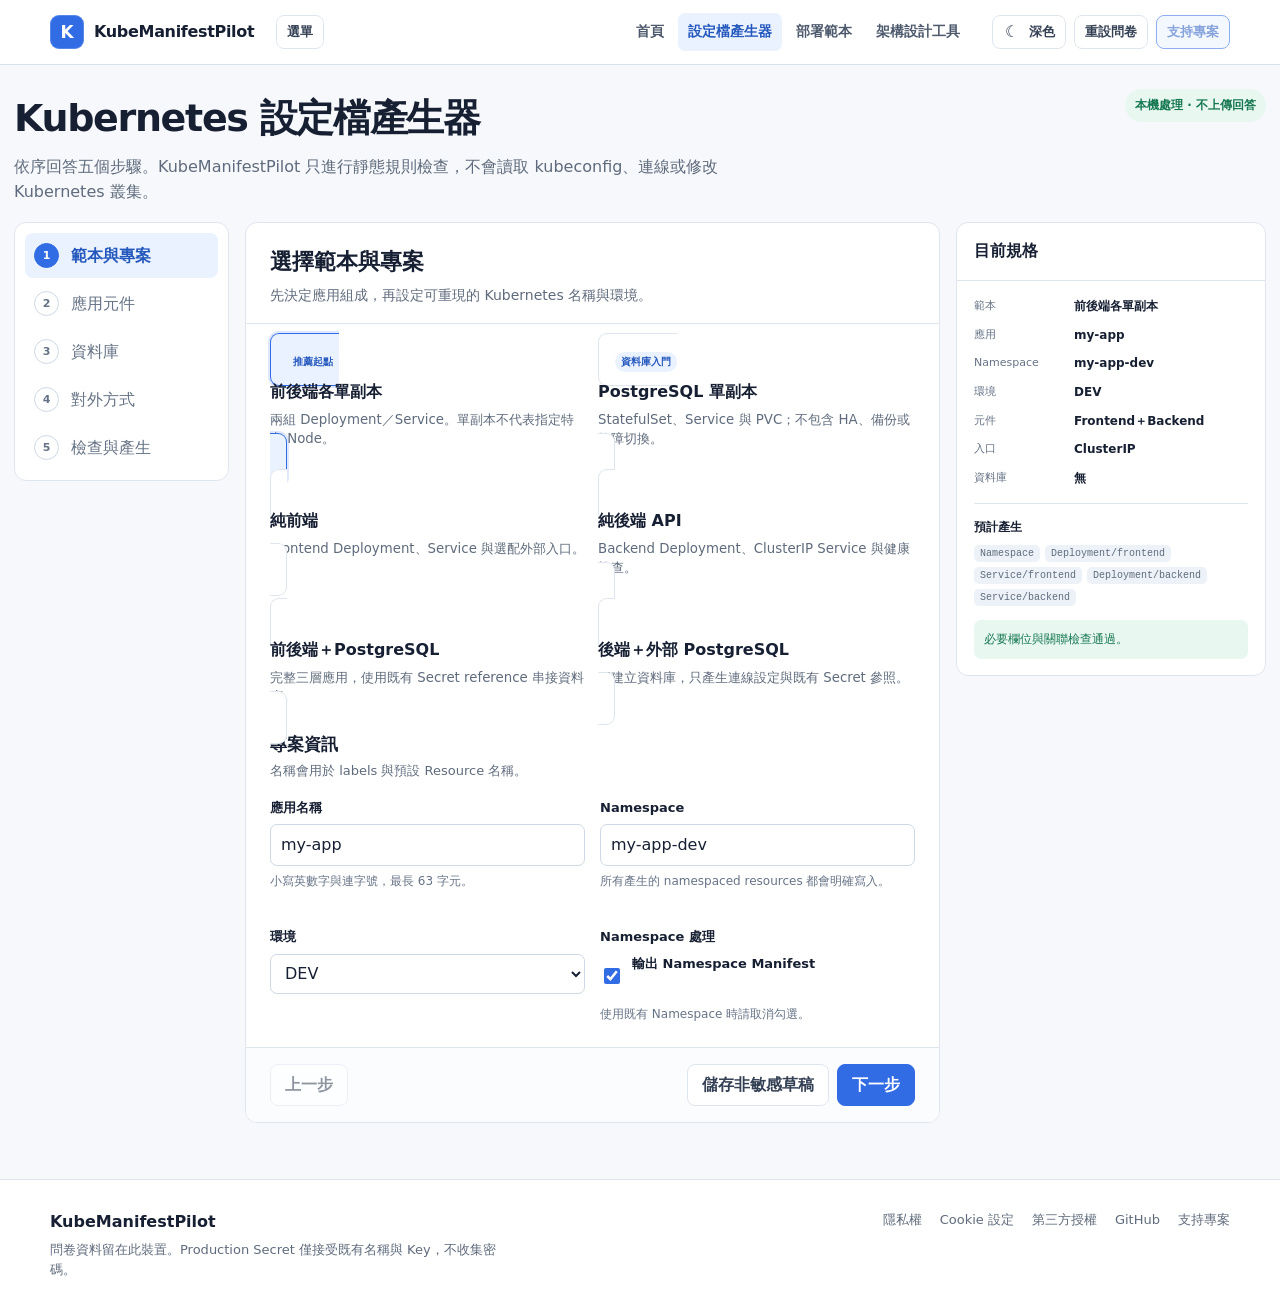
<file: generator/index.html>
<!doctype html>
<html lang="zh-Hant">
<head>
  <meta charset="utf-8">
  <meta name="viewport" content="width=device-width, initial-scale=1">
  <title>Kubernetes YAML 產生器｜KubeManifestPilot</title>
  <meta name="description" content="以五步問卷產生 Kubernetes Deployment、Service、StatefulSet、Ingress／NodePort YAML 與對應部署教學。">
  <meta name="theme-color" content="#326ce5">
  <link rel="canonical" href="https://johnsonchang123.github.io/kube-manifest-pilot/generator/">
  <script src="../assets/js/theme-init.js"></script>
  <link rel="stylesheet" href="../assets/css/site.css">
</head>
<body class="generator-page">
  <a class="skip-link" href="#generatorMain">跳至問卷</a>
  <header class="site-header">
    <nav class="site-nav" aria-label="主要導覽">
      <a class="site-brand" href="../"><span class="brand-mark" aria-hidden="true">K</span><span>KubeManifestPilot</span></a>
      <button class="button small nav-toggle" type="button" data-nav-toggle aria-expanded="false" aria-controls="mainNav">選單</button>
      <div class="nav-links" id="mainNav">
        <a href="../">首頁</a>
        <a href="./" aria-current="page">設定檔產生器</a>
        <a href="../templates/">部署範本</a>
        <a href="../designer/">架構設計工具</a>
      </div>
      <div class="nav-actions">
        <button class="button small theme-toggle" type="button" data-theme-toggle aria-label="切換為深色模式" aria-pressed="false"><span data-theme-icon aria-hidden="true">☾</span><span data-theme-label>深色</span></button>
        <button class="button small" type="button" id="resetDraft">重設問卷</button>
        <a class="button small secondary" href="#" data-config-link="support">支持專案</a>
      </div>
    </nav>
  </header>

  <main class="generator-main" id="generatorMain">
    <div class="generator-intro">
      <div><h1>Kubernetes 設定檔產生器</h1><p>依序回答五個步驟。KubeManifestPilot 只進行靜態規則檢查，不會讀取 kubeconfig、連線或修改 Kubernetes 叢集。</p></div>
      <span class="privacy-chip">本機處理 · 不上傳回答</span>
    </div>

    <form id="questionnaire" novalidate>
      <div class="wizard-layout">
        <nav class="wizard-steps" aria-label="問卷步驟">
          <button class="step-button active" type="button" data-step-target="0"><span class="step-number">1</span><span>範本與專案</span></button>
          <button class="step-button" type="button" data-step-target="1"><span class="step-number">2</span><span>應用元件</span></button>
          <button class="step-button" type="button" data-step-target="2"><span class="step-number">3</span><span>資料庫</span></button>
          <button class="step-button" type="button" data-step-target="3"><span class="step-number">4</span><span>對外方式</span></button>
          <button class="step-button" type="button" data-step-target="4"><span class="step-number">5</span><span>檢查與產生</span></button>
        </nav>

        <section class="wizard-panel" aria-live="polite">
          <div class="wizard-step" data-step="0">
            <header class="panel-head"><h2>選擇範本與專案</h2><p>先決定應用組成，再設定可重現的 Kubernetes 名稱與環境。</p></header>
            <div class="panel-body">
              <div class="template-options" role="radiogroup" aria-label="部署範本">
                <label class="template-option"><input type="radio" name="template" value="frontend-backend" checked><span class="template-option-content"><span class="recommended">推薦起點</span><strong>前後端各單副本</strong><small>兩組 Deployment／Service。單副本不代表指定特定 Node。</small></span></label>
                <label class="template-option"><input type="radio" name="template" value="postgresql"><span class="template-option-content"><span class="recommended">資料庫入門</span><strong>PostgreSQL 單副本</strong><small>StatefulSet、Service 與 PVC；不包含 HA、備份或故障切換。</small></span></label>
                <label class="template-option"><input type="radio" name="template" value="frontend"><span class="template-option-content"><strong>純前端</strong><small>Frontend Deployment、Service 與選配外部入口。</small></span></label>
                <label class="template-option"><input type="radio" name="template" value="backend"><span class="template-option-content"><strong>純後端 API</strong><small>Backend Deployment、ClusterIP Service 與健康檢查。</small></span></label>
                <label class="template-option"><input type="radio" name="template" value="fullstack-postgresql"><span class="template-option-content"><strong>前後端＋PostgreSQL</strong><small>完整三層應用，使用既有 Secret reference 串接資料庫。</small></span></label>
                <label class="template-option"><input type="radio" name="template" value="backend-external-postgresql"><span class="template-option-content"><strong>後端＋外部 PostgreSQL</strong><small>不建立資料庫，只產生連線設定與既有 Secret 參照。</small></span></label>
              </div>

              <div class="form-section">
                <h3>專案資訊</h3><p>名稱會用於 labels 與預設 Resource 名稱。</p>
                <div class="form-grid">
                  <div class="field"><label for="projectName">應用名稱</label><input id="projectName" name="projectName" value="my-app" autocomplete="off" required><p class="hint">小寫英數字與連字號，最長 63 字元。</p><span class="field-error" data-error-for="projectName"></span></div>
                  <div class="field"><label for="namespace">Namespace</label><input id="namespace" name="namespace" value="my-app-dev" autocomplete="off" required><p class="hint">所有產生的 namespaced resources 都會明確寫入。</p><span class="field-error" data-error-for="namespace"></span></div>
                  <div class="field"><label for="environment">環境</label><select id="environment" name="environment"><option value="DEV">DEV</option><option value="PRODUCTION">PRODUCTION</option></select><span class="field-error" data-error-for="environment"></span></div>
                  <div class="field"><span class="label">Namespace 處理</span><label class="check-row"><input id="createNamespace" name="createNamespace" type="checkbox" checked>輸出 Namespace Manifest</label><p class="hint">使用既有 Namespace 時請取消勾選。</p></div>
                </div>
              </div>
            </div>
          </div>

          <div class="wizard-step" data-step="1" hidden>
            <header class="panel-head"><h2>設定應用元件</h2><p>Image、Port 與 Probe 必須符合容器實際行為；產生器不會根據映像名稱猜測。</p></header>
            <div class="panel-body">
              <div class="form-section component-section" data-component="frontend">
                <h3>Frontend</h3><p>靜態網站或 Web 前端。若映像不是 Nginx，請依實際監聽 Port 調整。</p>
                <div class="form-grid three">
                  <div class="field"><label for="frontendName">Resource Name</label><input id="frontendName" name="frontendName" value="frontend" required><span class="field-error" data-error-for="frontendName"></span></div>
                  <div class="field full"><label for="frontendImage">Container Image</label><input id="frontendImage" name="frontendImage" value="nginx:1.27-alpine" required><p class="hint">Production 不接受 latest 或缺少版本的 image。</p><span class="field-error" data-error-for="frontendImage"></span></div>
                  <div class="field"><label for="frontendPort">Container Port</label><input id="frontendPort" name="frontendPort" type="number" min="1" max="65535" value="80" required><span class="field-error" data-error-for="frontendPort"></span></div>
                  <div class="field"><label for="frontendServicePort">Service Port</label><input id="frontendServicePort" name="frontendServicePort" type="number" min="1" max="65535" value="80" required><span class="field-error" data-error-for="frontendServicePort"></span></div>
                  <div class="field"><label for="frontendReplicas">Replicas</label><input id="frontendReplicas" name="frontendReplicas" type="number" min="1" max="100" value="1" required><span class="field-error" data-error-for="frontendReplicas"></span></div>
                </div>
                <details class="form-section"><summary>資源、Probe 與進階設定</summary>
                  <div class="form-grid" style="margin-top:16px">
                    <div class="field"><label for="frontendCpuRequest">CPU Request</label><input id="frontendCpuRequest" name="frontendCpuRequest" value="50m"></div>
                    <div class="field"><label for="frontendCpuLimit">CPU Limit</label><input id="frontendCpuLimit" name="frontendCpuLimit" value="250m"></div>
                    <div class="field"><label for="frontendMemoryRequest">Memory Request</label><input id="frontendMemoryRequest" name="frontendMemoryRequest" value="64Mi"></div>
                    <div class="field"><label for="frontendMemoryLimit">Memory Limit</label><input id="frontendMemoryLimit" name="frontendMemoryLimit" value="256Mi"></div>
                    <div class="field"><label for="frontendReadinessType">Readiness</label><select id="frontendReadinessType" name="frontendReadinessType"><option value="http">HTTP</option><option value="tcp">TCP</option><option value="none">不產生</option></select></div>
                    <div class="field"><label for="frontendReadinessPath">Readiness Path</label><input id="frontendReadinessPath" name="frontendReadinessPath" value="/"></div>
                    <div class="field full"><label class="check-row"><input id="frontendLiveness" name="frontendLiveness" type="checkbox">確認此端點可安全作為 Liveness Probe</label></div>
                    <div class="field"><label for="frontendLivenessPath">Liveness Path</label><input id="frontendLivenessPath" name="frontendLivenessPath" value="/"></div>
                    <div class="field"><label for="frontendPullSecret">既有 imagePullSecret</label><input id="frontendPullSecret" name="frontendPullSecret" placeholder="選填，不輸出密碼"></div>
                    <div class="field full"><label class="check-row"><input id="frontendStartup" name="frontendStartup" type="checkbox">容器啟動較慢，產生 Startup Probe</label></div>
                    <div class="field"><label for="frontendStartupType">Startup 類型</label><select id="frontendStartupType" name="frontendStartupType"><option value="tcp">TCP</option><option value="http">HTTP</option></select></div>
                    <div class="field"><label for="frontendStartupPath">Startup Path</label><input id="frontendStartupPath" name="frontendStartupPath" value="/"><span class="field-error" data-error-for="frontendStartupPath"></span></div>
                    <div class="field full"><label for="frontendConfig">ConfigMap 環境變數</label><textarea id="frontendConfig" name="frontendConfig" placeholder="API_BASE_URL=/api&#10;FEATURE_X=true"></textarea><p class="hint">每行 KEY=value；不要放密碼或 Token。</p><span class="field-error" data-error-for="frontendConfig"></span></div>
                    <div class="field full"><label for="frontendSecretEnv">既有 Secret 環境變數參照</label><textarea id="frontendSecretEnv" name="frontendSecretEnv" placeholder="SESSION_KEY=frontend-secrets:session-key"></textarea><p class="hint">每行 ENV_NAME=secret-name:key；只保存參照，不輸入 Secret 值。</p><span class="field-error" data-error-for="frontendSecretEnv"></span></div>
                    <div class="field full"><label for="frontendNodeSelector">Node Selector（選填）</label><textarea id="frontendNodeSelector" name="frontendNodeSelector" placeholder="workload.example.com/tier=frontend"></textarea><p class="hint">每行 key=value。若要固定至單一節點，先確認該 Node 的 label，再使用例如 kubernetes.io/hostname=worker-1；沒有符合的 Node 時 Pod 會 Pending。</p><span class="field-error" data-error-for="frontendNodeSelector"></span></div>
                    <div class="field full"><label for="frontendCommand">Command（每行一個參數）</label><textarea id="frontendCommand" name="frontendCommand" placeholder="選填，留空沿用 image 預設"></textarea><span class="field-error" data-error-for="frontendCommand"></span></div>
                    <div class="field full"><label for="frontendArgs">Args（每行一個參數）</label><textarea id="frontendArgs" name="frontendArgs" placeholder="選填，留空沿用 image 預設"></textarea><span class="field-error" data-error-for="frontendArgs"></span></div>
                  </div>
                </details>
              </div>

              <div class="form-section component-section" data-component="backend">
                <h3>Backend</h3><p>API 或服務容器。預設只建立 ClusterIP，由前端或 Ingress 存取。</p>
                <div class="form-grid three">
                  <div class="field"><label for="backendName">Resource Name</label><input id="backendName" name="backendName" value="backend" required><span class="field-error" data-error-for="backendName"></span></div>
                  <div class="field full"><label for="backendImage">Container Image</label><input id="backendImage" name="backendImage" value="hashicorp/http-echo:1.0" required><p class="hint">範例映像預設監聽 5678；換成自有映像時必須同步調整。</p><span class="field-error" data-error-for="backendImage"></span></div>
                  <div class="field"><label for="backendPort">Container Port</label><input id="backendPort" name="backendPort" type="number" min="1" max="65535" value="5678" required><span class="field-error" data-error-for="backendPort"></span></div>
                  <div class="field"><label for="backendServicePort">Service Port</label><input id="backendServicePort" name="backendServicePort" type="number" min="1" max="65535" value="80" required><span class="field-error" data-error-for="backendServicePort"></span></div>
                  <div class="field"><label for="backendReplicas">Replicas</label><input id="backendReplicas" name="backendReplicas" type="number" min="1" max="100" value="1" required><span class="field-error" data-error-for="backendReplicas"></span></div>
                </div>
                <details class="form-section"><summary>資源、Probe 與進階設定</summary>
                  <div class="form-grid" style="margin-top:16px">
                    <div class="field"><label for="backendCpuRequest">CPU Request</label><input id="backendCpuRequest" name="backendCpuRequest" value="100m"></div>
                    <div class="field"><label for="backendCpuLimit">CPU Limit</label><input id="backendCpuLimit" name="backendCpuLimit" value="500m"></div>
                    <div class="field"><label for="backendMemoryRequest">Memory Request</label><input id="backendMemoryRequest" name="backendMemoryRequest" value="128Mi"></div>
                    <div class="field"><label for="backendMemoryLimit">Memory Limit</label><input id="backendMemoryLimit" name="backendMemoryLimit" value="512Mi"></div>
                    <div class="field"><label for="backendReadinessType">Readiness</label><select id="backendReadinessType" name="backendReadinessType"><option value="tcp">TCP</option><option value="http">HTTP</option><option value="none">不產生</option></select></div>
                    <div class="field"><label for="backendReadinessPath">Readiness Path</label><input id="backendReadinessPath" name="backendReadinessPath" value="/healthz"></div>
                    <div class="field full"><label class="check-row"><input id="backendLiveness" name="backendLiveness" type="checkbox">確認此端點可安全作為 Liveness Probe</label></div>
                    <div class="field"><label for="backendLivenessPath">Liveness Path</label><input id="backendLivenessPath" name="backendLivenessPath" value="/healthz"></div>
                    <div class="field"><label for="backendPullSecret">既有 imagePullSecret</label><input id="backendPullSecret" name="backendPullSecret" placeholder="選填，不輸出密碼"></div>
                    <div class="field full"><label class="check-row"><input id="backendStartup" name="backendStartup" type="checkbox">容器啟動較慢，產生 Startup Probe</label></div>
                    <div class="field"><label for="backendStartupType">Startup 類型</label><select id="backendStartupType" name="backendStartupType"><option value="tcp">TCP</option><option value="http">HTTP</option></select></div>
                    <div class="field"><label for="backendStartupPath">Startup Path</label><input id="backendStartupPath" name="backendStartupPath" value="/healthz"><span class="field-error" data-error-for="backendStartupPath"></span></div>
                    <div class="field full"><label for="backendConfig">ConfigMap 環境變數</label><textarea id="backendConfig" name="backendConfig" placeholder="LOG_LEVEL=info"></textarea><p class="hint">每行 KEY=value；資料庫 Secret 由下一步設定。</p><span class="field-error" data-error-for="backendConfig"></span></div>
                    <div class="field full"><label for="backendSecretEnv">既有 Secret 環境變數參照</label><textarea id="backendSecretEnv" name="backendSecretEnv" placeholder="API_TOKEN=backend-secrets:api-token"></textarea><p class="hint">每行 ENV_NAME=secret-name:key；只保存參照，不輸入 Secret 值。</p><span class="field-error" data-error-for="backendSecretEnv"></span></div>
                    <div class="field full"><label for="backendNodeSelector">Node Selector（選填）</label><textarea id="backendNodeSelector" name="backendNodeSelector" placeholder="workload.example.com/tier=backend"></textarea><p class="hint">每行 key=value。這只限制 Backend Pod 的排程位置，不會限制 NodePort 只能從該 Node 存取。</p><span class="field-error" data-error-for="backendNodeSelector"></span></div>
                    <div class="field full"><label for="backendCommand">Command（每行一個參數）</label><textarea id="backendCommand" name="backendCommand" placeholder="選填，留空沿用 image 預設"></textarea><span class="field-error" data-error-for="backendCommand"></span></div>
                    <div class="field full"><label for="backendArgs">Args（每行一個參數）</label><textarea id="backendArgs" name="backendArgs">-text=Hello from backend</textarea><span class="field-error" data-error-for="backendArgs"></span></div>
                  </div>
                </details>
              </div>
            </div>
          </div>

          <div class="wizard-step" data-step="2" hidden>
            <header class="panel-head"><h2>設定資料庫與儲存</h2><p>內建 PostgreSQL 使用 StatefulSet；Production 只允許引用既有 Secret，不在問卷輸入密碼。</p></header>
            <div class="panel-body">
              <div class="form-grid">
                <div class="field full"><label for="databaseMode">PostgreSQL 模式</label><select id="databaseMode" name="databaseMode"><option value="none">不使用 PostgreSQL</option><option value="internal">建立內建單副本 PostgreSQL</option><option value="external">連接既有／外部 PostgreSQL</option></select></div>
              </div>

              <div class="form-section" data-database-panel="internal" hidden>
                <h3>內建 PostgreSQL 單副本</h3><p>適合教學或受控環境，不具 HA、自動備份、PITR 或故障切換。</p>
                <div class="notice warning">Production 使用單副本資料庫仍可能因節點、儲存或維護事件中斷；請規劃備份與還原演練。</div>
                <div class="form-grid" style="margin-top:16px">
                  <div class="field"><label for="databaseName">Resource Name</label><input id="databaseName" name="databaseName" value="postgresql"></div>
                  <div class="field"><label for="databaseImage">Image</label><input id="databaseImage" name="databaseImage" value="postgres:16-alpine"></div>
                  <div class="field"><label for="databasePort">Port</label><input id="databasePort" name="databasePort" type="number" min="1" max="65535" value="5432"></div>
                  <div class="field"><label for="postgresDatabase">Database</label><input id="postgresDatabase" name="postgresDatabase" value="app"></div>
                  <div class="field"><label for="postgresUser">User</label><input id="postgresUser" name="postgresUser" value="app"></div>
                  <div class="field"><label for="pvcSize">PVC 容量</label><input id="pvcSize" name="pvcSize" value="5Gi"></div>
                  <div class="field"><label for="storageClassName">既有 StorageClass</label><input id="storageClassName" name="storageClassName" placeholder="留空使用叢集預設值"></div>
                  <div class="field"><label for="databaseSecretName">既有 Secret 名稱</label><input id="databaseSecretName" name="databaseSecretName" value="postgresql-credentials"></div>
                  <div class="field"><label for="databasePasswordKey">Password Key</label><input id="databasePasswordKey" name="databasePasswordKey" value="password"></div>
                  <div class="field"><label for="databaseUserKey">User Key</label><input id="databaseUserKey" name="databaseUserKey" value="username"><p class="hint">PRODUCTION 從既有 Secret 讀取，不輸出 User 明文。</p></div>
                  <div class="field"><label for="databaseNameKey">Database Key</label><input id="databaseNameKey" name="databaseNameKey" value="database"><p class="hint">PRODUCTION 從既有 Secret 讀取，不輸出 Database 明文。</p></div>
                  <div class="field full"><label for="databaseNodeSelector">PostgreSQL Node Selector（選填）</label><textarea id="databaseNodeSelector" name="databaseNodeSelector" placeholder="storage.example.com/tier=database"></textarea><p class="hint">每行 key=value。固定 StatefulSet 前請確認目標 Node、StorageClass 與 PVC topology 相容，否則 Pod 或 PVC 可能 Pending。</p><span class="field-error" data-error-for="databaseNodeSelector"></span></div>
                </div>
              </div>

              <div class="form-section" data-database-panel="external" hidden>
                <h3>外部 PostgreSQL</h3><p>不建立 StatefulSet 或 PVC，只把連線資訊與既有 Secret reference 注入 Backend。</p>
                <div class="form-grid">
                  <div class="field"><label for="externalHost">Host</label><input id="externalHost" name="externalHost" placeholder="postgres.example.internal"></div>
                  <div class="field"><label for="externalPort">Port</label><input id="externalPort" name="externalPort" type="number" min="1" max="65535" value="5432"></div>
                  <div class="field"><label for="externalDatabase">Database</label><input id="externalDatabase" name="externalDatabase" value="app"></div>
                  <div class="field"><label for="externalUser">User</label><input id="externalUser" name="externalUser" value="app"></div>
                  <div class="field"><label for="externalSecretName">既有 Secret 名稱</label><input id="externalSecretName" name="externalSecretName" value="external-postgresql"></div>
                  <div class="field"><label for="externalPasswordKey">Password Key</label><input id="externalPasswordKey" name="externalPasswordKey" value="password"></div>
                  <div class="field"><label for="externalHostKey">Host Key（選填）</label><input id="externalHostKey" name="externalHostKey" placeholder="例如 host"><p class="hint">填寫時會從同一個 Secret 讀取 Host，並取代上方 Host。</p></div>
                  <div class="field"><label for="externalUserKey">User Key</label><input id="externalUserKey" name="externalUserKey" value="username"></div>
                  <div class="field"><label for="externalDatabaseKey">Database Key</label><input id="externalDatabaseKey" name="externalDatabaseKey" value="database"></div>
                </div>
              </div>
            </div>
          </div>

          <div class="wizard-step" data-step="3" hidden>
            <header class="panel-head"><h2>設定對外方式與可靠性</h2><p>可保持 ClusterIP，或選擇 NodePort、Ingress、LoadBalancer；產生器不會修改防火牆或安裝 Controller。</p></header>
            <div class="panel-body">
              <div class="form-section">
                <h3>服務入口</h3>
                <div class="form-grid">
                  <div class="field full"><label for="exposureMode">對外方式</label><select id="exposureMode" name="exposureMode"><option value="clusterip">僅 ClusterIP，由 port-forward 驗證</option><option value="nodeport">NodePort（不建立 Ingress）</option><option value="ingress">Ingress（需既有 Controller／Class）</option><option value="loadbalancer">LoadBalancer（需雲端或 LB 整合）</option></select></div>
                </div>
                <div class="form-grid" data-nodeport-fields hidden style="margin-top:16px">
                  <div class="field" data-nodeport-target="frontend"><label for="frontendNodePort">Frontend NodePort（選填）</label><input id="frontendNodePort" name="frontendNodePort" type="number" min="30000" max="32767" placeholder="留空由叢集分配"><span class="field-error" data-error-for="frontendNodePort"></span></div>
                  <div class="field" data-nodeport-target="backend"><label for="backendNodePort">Backend NodePort（選填）</label><input id="backendNodePort" name="backendNodePort" type="number" min="30000" max="32767" placeholder="留空由叢集分配"><span class="field-error" data-error-for="backendNodePort"></span></div>
                  <div class="field" data-nodeport-target="database"><label for="databaseNodePort">PostgreSQL NodePort（選填）</label><input id="databaseNodePort" name="databaseNodePort" type="number" min="30000" max="32767" placeholder="留空由叢集分配"><span class="field-error" data-error-for="databaseNodePort"></span></div>
                  <div class="notice warning field full">NodePort 通常會在每個 Node 開放同一個 Port。各 Service 的固定 Port 必須不同，並請限制防火牆、安全群組與來源網段；PostgreSQL 不建議直接暴露到公網。</div>
                </div>
                <div class="form-grid" data-ingress-fields hidden style="margin-top:16px">
                  <div class="field"><label for="ingressClassName">IngressClass</label><input id="ingressClassName" name="ingressClassName" placeholder="例如 nginx"></div>
                  <div class="field"><label for="hostname">Hostname</label><input id="hostname" name="hostname" placeholder="app.example.com"></div>
                  <div class="field full"><label class="check-row"><input id="tlsEnabled" name="tlsEnabled" type="checkbox">啟用 TLS，引用既有 TLS Secret</label></div>
                  <div class="field"><label for="tlsSecretName">TLS Secret 名稱</label><input id="tlsSecretName" name="tlsSecretName" placeholder="app-tls"></div>
                </div>
              </div>

              <div class="form-section">
                <h3>可靠性選項</h3><p>這些設定只作用於 Deployment；單副本不會自動產生 PDB。</p>
                <div class="form-grid">
                  <div class="field full"><label class="check-row"><input id="createPdb" name="createPdb" type="checkbox">產生 PodDisruptionBudget（單副本會顯示風險警告）</label></div>
                  <div class="field full"><label class="check-row"><input id="hpaEnabled" name="hpaEnabled" type="checkbox">產生 CPU HorizontalPodAutoscaler（需要 Metrics API 與 CPU Request）</label></div>
                </div>
                <div class="form-grid three" data-hpa-fields hidden style="margin-top:16px">
                  <div class="field"><label for="hpaMin">Min Replicas</label><input id="hpaMin" name="hpaMin" type="number" min="1" value="2"></div>
                  <div class="field"><label for="hpaMax">Max Replicas</label><input id="hpaMax" name="hpaMax" type="number" min="2" value="5"></div>
                  <div class="field"><label for="hpaCpu">CPU Target %</label><input id="hpaCpu" name="hpaCpu" type="number" min="1" max="100" value="70"></div>
                </div>
              </div>
            </div>
          </div>

          <div class="wizard-step" data-step="4" hidden>
            <header class="panel-head"><h2>檢查與產生</h2><p>先解決阻擋錯誤。警告不一定阻擋下載，但代表仍需在目標環境確認風險。</p></header>
            <div class="panel-body">
              <div class="review-grid">
                <section class="review-card"><h3>規格摘要</h3><dl class="summary-list" id="reviewSummary"></dl></section>
                <section class="review-card"><h3>檢查結果</h3><ul class="issue-list" id="issueList"></ul></section>
              </div>
              <div class="notice" style="margin-top:16px">「可產生」只代表通過 KubeManifestPilot 靜態規則；真正相容性必須在目標叢集執行 server-side dry-run。</div>

              <div class="output-tabs" role="tablist" aria-label="產生結果">
                <button class="output-tab active" type="button" role="tab" aria-selected="true" data-output-tab="yaml">Manifest YAML</button>
                <button class="output-tab" type="button" role="tab" aria-selected="false" data-output-tab="tutorial">DEPLOY.md</button>
                <button class="output-tab" type="button" role="tab" aria-selected="false" data-output-tab="json">Questionnaire JSON</button>
              </div>
              <div class="output-toolbar">
                <span id="outputStatus">尚未產生</span>
                <div class="right">
                  <button class="button small" id="copyOutput" type="button">複製目前內容</button>
                  <button class="button small" id="downloadCurrent" type="button">下載目前內容</button>
                  <button class="button small primary" id="downloadAll" type="button">下載三份檔案</button>
                </div>
              </div>
              <pre class="code-output" id="yamlOutput" tabindex="0" aria-label="Kubernetes YAML 預覽">完成問卷後按下「檢查並產生」。</pre>
              <pre class="deploy-output" id="tutorialOutput" tabindex="0" aria-label="部署教學預覽" hidden></pre>
              <pre class="code-output" id="jsonOutput" tabindex="0" aria-label="Questionnaire JSON 預覽" hidden></pre>
              <div class="ad-placeholder" data-enabled="false" aria-hidden="true">廣告保留區</div>
            </div>
          </div>

          <footer class="panel-actions">
            <button class="button" type="button" data-action="previous" disabled>上一步</button>
            <div class="right">
              <button class="button" type="button" data-action="save-draft">儲存非敏感草稿</button>
              <button class="button primary" type="button" data-action="next">下一步</button>
              <button class="button primary" type="button" data-action="generate" hidden>檢查並產生</button>
            </div>
          </footer>
        </section>

        <aside class="summary-panel" aria-label="目前問卷摘要">
          <div class="summary-head"><h2>目前規格</h2></div>
          <div class="summary-body">
            <dl class="summary-list" id="liveSummary"></dl>
            <div>
              <div class="summary-resources"><h3>預計產生</h3><div class="resource-chips" id="resourcePreview"></div></div>
              <div class="status-box neutral" id="liveStatus">完成必要欄位後即可產生。</div>
            </div>
          </div>
        </aside>
      </div>
    </form>
  </main>

  <footer class="site-footer">
    <div class="footer-main">
      <div class="footer-brand"><strong>KubeManifestPilot</strong><p>問卷資料留在此裝置。Production Secret 僅接受既有名稱與 Key，不收集密碼。</p></div>
      <nav class="footer-links" aria-label="頁尾導覽"><a href="../privacy/">隱私權</a><a href="../privacy/#cookies">Cookie 設定</a><a href="../licenses/">第三方授權</a><a href="#" data-config-link="github">GitHub</a><a href="#" data-config-link="support">支持專案</a></nav>
    </div>
  </footer>
  <div class="toast-region" data-toast-region aria-live="polite"></div>
  <script src="../assets/js/config.js"></script>
  <script src="../assets/js/site.js"></script>
  <script src="../assets/js/generator-engine.js"></script>
  <script src="../assets/js/generator-ui.js"></script>
</body>
</html>
</file>
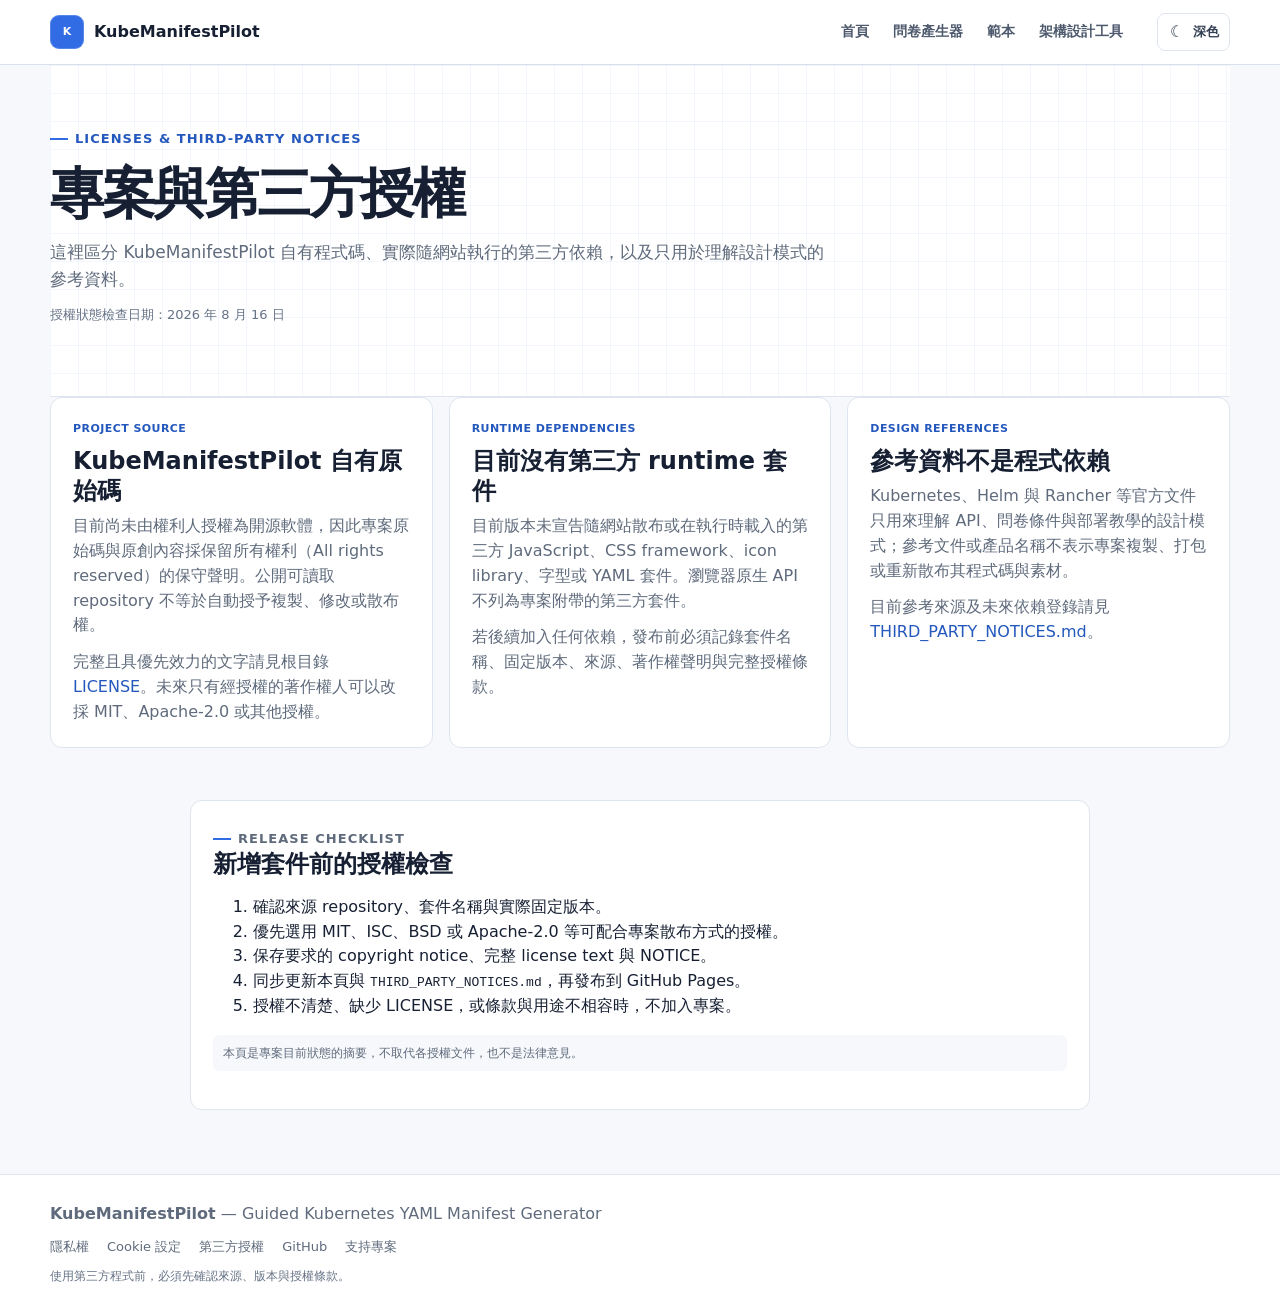
<file: licenses/index.html>
<!doctype html>
<html lang="zh-Hant">
<head>
  <meta charset="utf-8">
  <meta name="viewport" content="width=device-width, initial-scale=1">
  <meta name="description" content="KubeManifestPilot 專案授權與 third-party notices，說明目前自有原始碼、第三方 runtime 依賴及參考資料狀態。">
  <meta name="theme-color" content="#0b1220">
  <link rel="canonical" href="https://johnsonchang123.github.io/kube-manifest-pilot/licenses/">
  <title>專案與第三方授權｜KubeManifestPilot</title>
  <script src="../assets/js/theme-init.js"></script>
  <link rel="stylesheet" href="../assets/css/site.css">
</head>
<body class="site-page">
  <a class="skip-link" href="#main-content">跳到主要內容</a>

  <header class="site-header">
    <div class="header-inner">
      <a class="brand" href="../" aria-label="KubeManifestPilot 首頁">
        <span class="brand-mark" aria-hidden="true">K</span>
        <span>KubeManifestPilot</span>
      </a>
      <nav class="site-nav" aria-label="主要導覽">
        <a href="../">首頁</a>
        <a href="../generator/">問卷產生器</a>
        <a href="../templates/">範本</a>
        <a href="../designer/">架構設計工具</a>
      </nav>
      <button class="theme-toggle" type="button" data-theme-toggle aria-label="切換為深色模式" aria-pressed="false"><span data-theme-icon aria-hidden="true">☾</span><span data-theme-label>深色</span></button>
    </div>
  </header>

  <main id="main-content" class="page-shell">
    <section class="hero compact-hero">
      <p class="eyebrow">Licenses &amp; Third-party Notices</p>
      <h1>專案與第三方授權</h1>
      <p class="hero-lead">這裡區分 KubeManifestPilot 自有程式碼、實際隨網站執行的第三方依賴，以及只用於理解設計模式的參考資料。</p>
      <p class="page-meta">授權狀態檢查日期：2026 年 8 月 16 日</p>
    </section>

    <div class="card-grid license-grid">
      <article class="card">
        <p class="card-kicker">Project Source</p>
        <h2>KubeManifestPilot 自有原始碼</h2>
        <p>目前尚未由權利人授權為開源軟體，因此專案原始碼與原創內容採保留所有權利（All rights reserved）的保守聲明。公開可讀取 repository 不等於自動授予複製、修改或散布權。</p>
        <p>完整且具優先效力的文字請見根目錄 <a class="text-link" href="../LICENSE">LICENSE</a>。未來只有經授權的著作權人可以改採 MIT、Apache-2.0 或其他授權。</p>
      </article>

      <article class="card">
        <p class="card-kicker">Runtime Dependencies</p>
        <h2>目前沒有第三方 runtime 套件</h2>
        <p>目前版本未宣告隨網站散布或在執行時載入的第三方 JavaScript、CSS framework、icon library、字型或 YAML 套件。瀏覽器原生 API 不列為專案附帶的第三方套件。</p>
        <p>若後續加入任何依賴，發布前必須記錄套件名稱、固定版本、來源、著作權聲明與完整授權條款。</p>
      </article>

      <article class="card">
        <p class="card-kicker">Design References</p>
        <h2>參考資料不是程式依賴</h2>
        <p>Kubernetes、Helm 與 Rancher 等官方文件只用來理解 API、問卷條件與部署教學的設計模式；參考文件或產品名稱不表示專案複製、打包或重新散布其程式碼與素材。</p>
        <p>目前參考來源及未來依賴登錄請見 <a class="text-link" href="../THIRD_PARTY_NOTICES.md">THIRD_PARTY_NOTICES.md</a>。</p>
      </article>
    </div>

    <section class="card prose-card" aria-labelledby="release-check-title">
      <p class="eyebrow">Release Checklist</p>
      <h2 id="release-check-title">新增套件前的授權檢查</h2>
      <ol>
        <li>確認來源 repository、套件名稱與實際固定版本。</li>
        <li>優先選用 MIT、ISC、BSD 或 Apache-2.0 等可配合專案散布方式的授權。</li>
        <li>保存要求的 copyright notice、完整 license text 與 NOTICE。</li>
        <li>同步更新本頁與 <code>THIRD_PARTY_NOTICES.md</code>，再發布到 GitHub Pages。</li>
        <li>授權不清楚、缺少 LICENSE，或條款與用途不相容時，不加入專案。</li>
      </ol>
      <p class="card-note">本頁是專案目前狀態的摘要，不取代各授權文件，也不是法律意見。</p>
    </section>

    <!-- 廣告保留區預設停用；此頁不載入任何廣告程式。 -->
    <aside class="ad-placeholder" data-ad-status="disabled" hidden aria-hidden="true">
      廣告保留區（目前未啟用）
    </aside>
  </main>

  <footer class="site-footer">
    <div class="footer-inner">
      <p><strong>KubeManifestPilot</strong> — Guided Kubernetes YAML Manifest Generator</p>
      <nav class="footer-links" aria-label="頁尾導覽">
        <a href="../privacy/">隱私權</a>
        <a href="../privacy/#cookies">Cookie 設定</a>
        <a href="../licenses/" aria-current="page">第三方授權</a>
        <a href="#" data-config-link="github" aria-label="GitHub 專案（另開新分頁）">GitHub</a>
        <a href="#" data-config-link="support" aria-label="支持專案連結（尚未設定）">支持專案</a>
      </nav>
      <p class="footer-meta">使用第三方程式前，必須先確認來源、版本與授權條款。</p>
    </div>
  </footer>
  <div class="toast-region" data-toast-region aria-live="polite"></div>
  <script src="../assets/js/config.js"></script>
  <script src="../assets/js/site.js"></script>
</body>
</html>
</file>
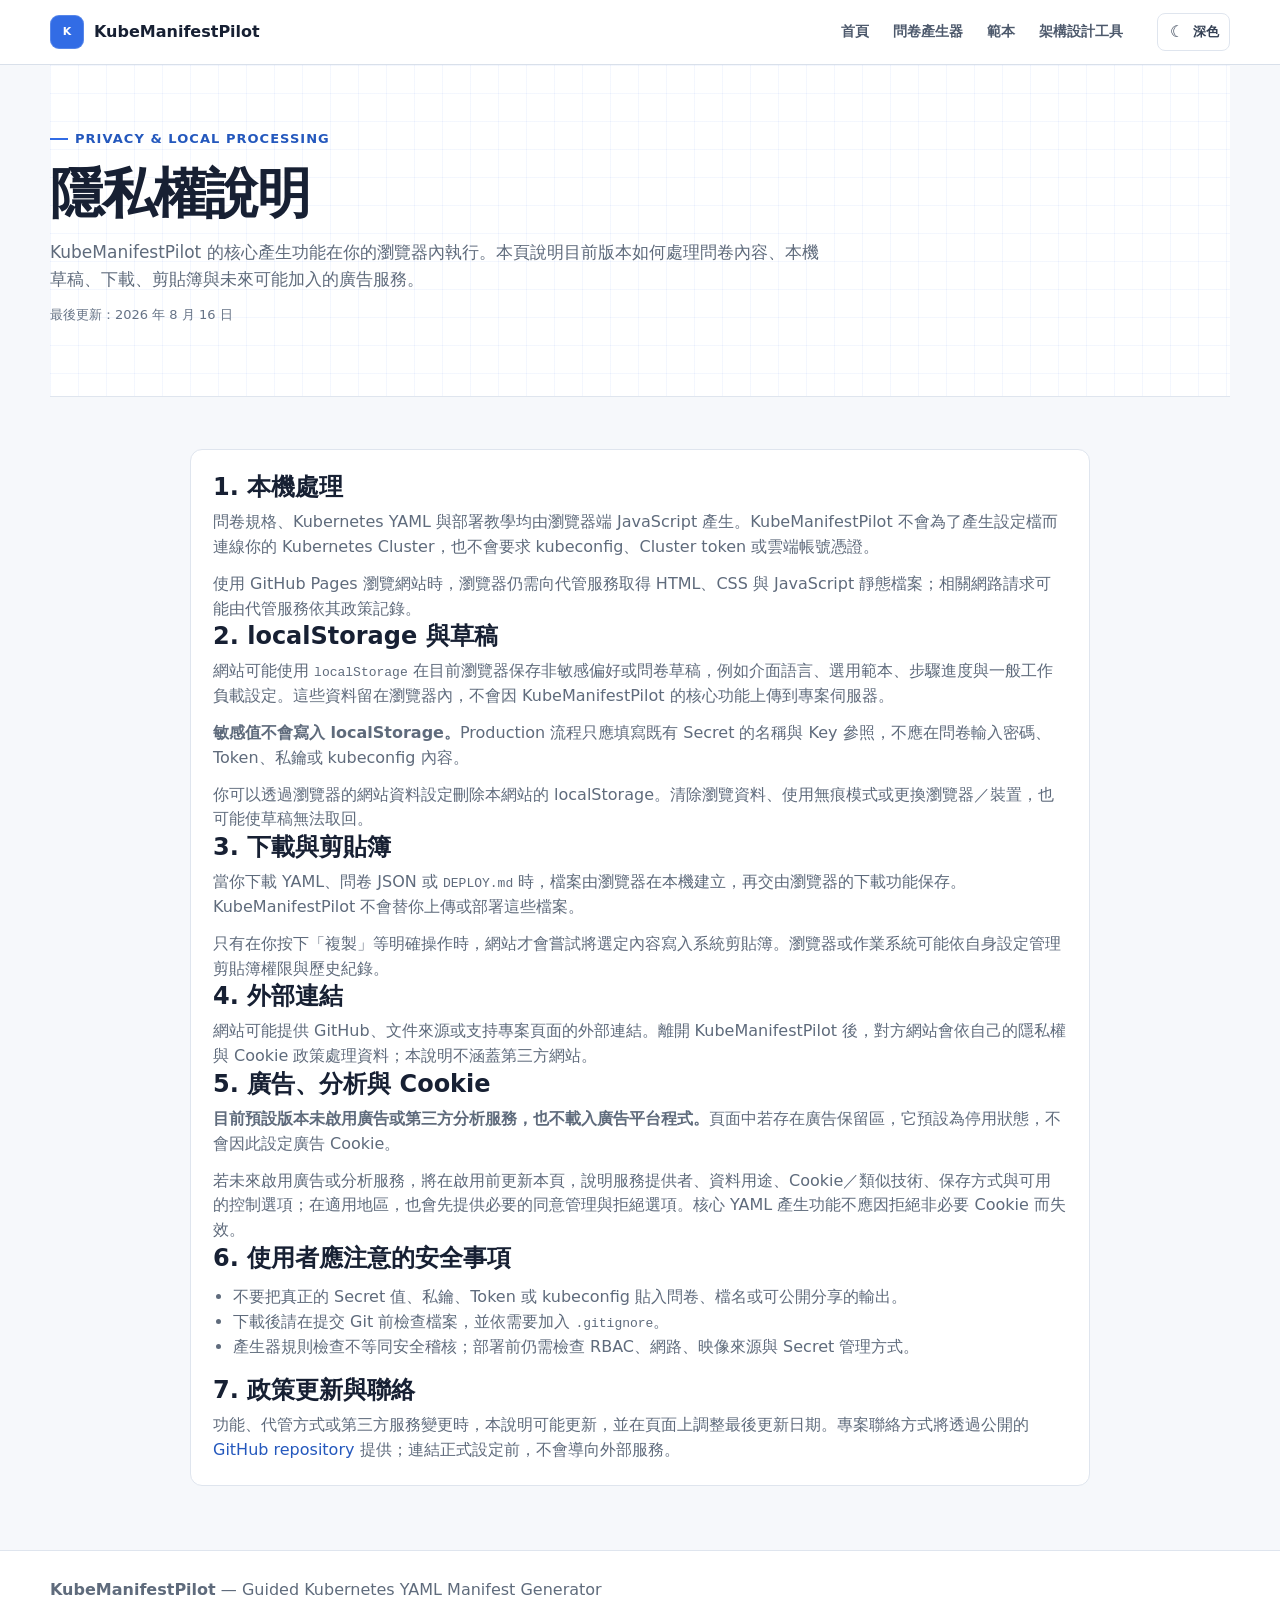
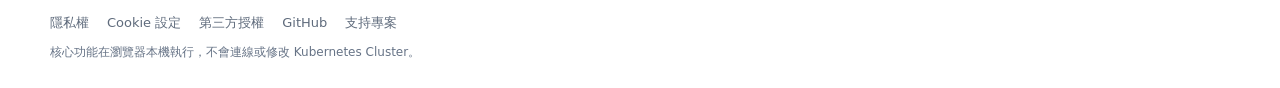
<file: privacy/index.html>
<!doctype html>
<html lang="zh-Hant">
<head>
  <meta charset="utf-8">
  <meta name="viewport" content="width=device-width, initial-scale=1">
  <meta name="description" content="KubeManifestPilot 隱私權說明：Kubernetes YAML 在瀏覽器本機產生，不連線叢集、不收集 kubeconfig，且不將敏感資料保存到 localStorage。">
  <meta name="theme-color" content="#0b1220">
  <link rel="canonical" href="https://johnsonchang123.github.io/kube-manifest-pilot/privacy/">
  <title>隱私權說明｜KubeManifestPilot</title>
  <script src="../assets/js/theme-init.js"></script>
  <link rel="stylesheet" href="../assets/css/site.css">
</head>
<body class="site-page">
  <a class="skip-link" href="#main-content">跳到主要內容</a>

  <header class="site-header">
    <div class="header-inner">
      <a class="brand" href="../" aria-label="KubeManifestPilot 首頁">
        <span class="brand-mark" aria-hidden="true">K</span>
        <span>KubeManifestPilot</span>
      </a>
      <nav class="site-nav" aria-label="主要導覽">
        <a href="../">首頁</a>
        <a href="../generator/">問卷產生器</a>
        <a href="../templates/">範本</a>
        <a href="../designer/">架構設計工具</a>
      </nav>
      <button class="theme-toggle" type="button" data-theme-toggle aria-label="切換為深色模式" aria-pressed="false"><span data-theme-icon aria-hidden="true">☾</span><span data-theme-label>深色</span></button>
    </div>
  </header>

  <main id="main-content" class="page-shell">
    <section class="hero compact-hero">
      <p class="eyebrow">Privacy &amp; Local Processing</p>
      <h1>隱私權說明</h1>
      <p class="hero-lead">KubeManifestPilot 的核心產生功能在你的瀏覽器內執行。本頁說明目前版本如何處理問卷內容、本機草稿、下載、剪貼簿與未來可能加入的廣告服務。</p>
      <p class="page-meta">最後更新：2026 年 8 月 16 日</p>
    </section>

    <div class="content-layout">
      <article class="card prose-card">
        <section aria-labelledby="local-processing-title">
          <h2 id="local-processing-title">1. 本機處理</h2>
          <p>問卷規格、Kubernetes YAML 與部署教學均由瀏覽器端 JavaScript 產生。KubeManifestPilot 不會為了產生設定檔而連線你的 Kubernetes Cluster，也不會要求 kubeconfig、Cluster token 或雲端帳號憑證。</p>
          <p>使用 GitHub Pages 瀏覽網站時，瀏覽器仍需向代管服務取得 HTML、CSS 與 JavaScript 靜態檔案；相關網路請求可能由代管服務依其政策記錄。</p>
        </section>

        <section aria-labelledby="storage-title">
          <h2 id="storage-title">2. localStorage 與草稿</h2>
          <p>網站可能使用 <code>localStorage</code> 在目前瀏覽器保存非敏感偏好或問卷草稿，例如介面語言、選用範本、步驟進度與一般工作負載設定。這些資料留在瀏覽器內，不會因 KubeManifestPilot 的核心功能上傳到專案伺服器。</p>
          <p><strong>敏感值不會寫入 localStorage。</strong>Production 流程只應填寫既有 Secret 的名稱與 Key 參照，不應在問卷輸入密碼、Token、私鑰或 kubeconfig 內容。</p>
          <p>你可以透過瀏覽器的網站資料設定刪除本網站的 localStorage。清除瀏覽資料、使用無痕模式或更換瀏覽器／裝置，也可能使草稿無法取回。</p>
        </section>

        <section aria-labelledby="files-title">
          <h2 id="files-title">3. 下載與剪貼簿</h2>
          <p>當你下載 YAML、問卷 JSON 或 <code>DEPLOY.md</code> 時，檔案由瀏覽器在本機建立，再交由瀏覽器的下載功能保存。KubeManifestPilot 不會替你上傳或部署這些檔案。</p>
          <p>只有在你按下「複製」等明確操作時，網站才會嘗試將選定內容寫入系統剪貼簿。瀏覽器或作業系統可能依自身設定管理剪貼簿權限與歷史紀錄。</p>
        </section>

        <section aria-labelledby="external-title">
          <h2 id="external-title">4. 外部連結</h2>
          <p>網站可能提供 GitHub、文件來源或支持專案頁面的外部連結。離開 KubeManifestPilot 後，對方網站會依自己的隱私權與 Cookie 政策處理資料；本說明不涵蓋第三方網站。</p>
        </section>

        <section id="cookies" aria-labelledby="ads-title">
          <h2 id="ads-title">5. 廣告、分析與 Cookie</h2>
          <p><strong>目前預設版本未啟用廣告或第三方分析服務，也不載入廣告平台程式。</strong>頁面中若存在廣告保留區，它預設為停用狀態，不會因此設定廣告 Cookie。</p>
          <p>若未來啟用廣告或分析服務，將在啟用前更新本頁，說明服務提供者、資料用途、Cookie／類似技術、保存方式與可用的控制選項；在適用地區，也會先提供必要的同意管理與拒絕選項。核心 YAML 產生功能不應因拒絕非必要 Cookie 而失效。</p>
        </section>

        <section aria-labelledby="security-title">
          <h2 id="security-title">6. 使用者應注意的安全事項</h2>
          <ul>
            <li>不要把真正的 Secret 值、私鑰、Token 或 kubeconfig 貼入問卷、檔名或可公開分享的輸出。</li>
            <li>下載後請在提交 Git 前檢查檔案，並依需要加入 <code>.gitignore</code>。</li>
            <li>產生器規則檢查不等同安全稽核；部署前仍需檢查 RBAC、網路、映像來源與 Secret 管理方式。</li>
          </ul>
        </section>

        <section aria-labelledby="updates-title">
          <h2 id="updates-title">7. 政策更新與聯絡</h2>
          <p>功能、代管方式或第三方服務變更時，本說明可能更新，並在頁面上調整最後更新日期。專案聯絡方式將透過公開的 <a href="#" data-config-link="github">GitHub repository</a> 提供；連結正式設定前，不會導向外部服務。</p>
        </section>
      </article>
    </div>

    <!-- 廣告保留區預設停用；此頁不載入任何廣告程式。 -->
    <aside class="ad-placeholder" data-ad-status="disabled" hidden aria-hidden="true">
      廣告保留區（目前未啟用）
    </aside>
  </main>

  <footer class="site-footer">
    <div class="footer-inner">
      <p><strong>KubeManifestPilot</strong> — Guided Kubernetes YAML Manifest Generator</p>
      <nav class="footer-links" aria-label="頁尾導覽">
        <a href="../privacy/" aria-current="page">隱私權</a>
        <a href="#cookies">Cookie 設定</a>
        <a href="../licenses/">第三方授權</a>
        <a href="#" data-config-link="github" aria-label="GitHub 專案（另開新分頁）">GitHub</a>
        <a href="#" data-config-link="support" aria-label="支持專案連結（尚未設定）">支持專案</a>
      </nav>
      <p class="footer-meta">核心功能在瀏覽器本機執行，不會連線或修改 Kubernetes Cluster。</p>
    </div>
  </footer>
  <div class="toast-region" data-toast-region aria-live="polite"></div>
  <script src="../assets/js/config.js"></script>
  <script src="../assets/js/site.js"></script>
</body>
</html>
</file>
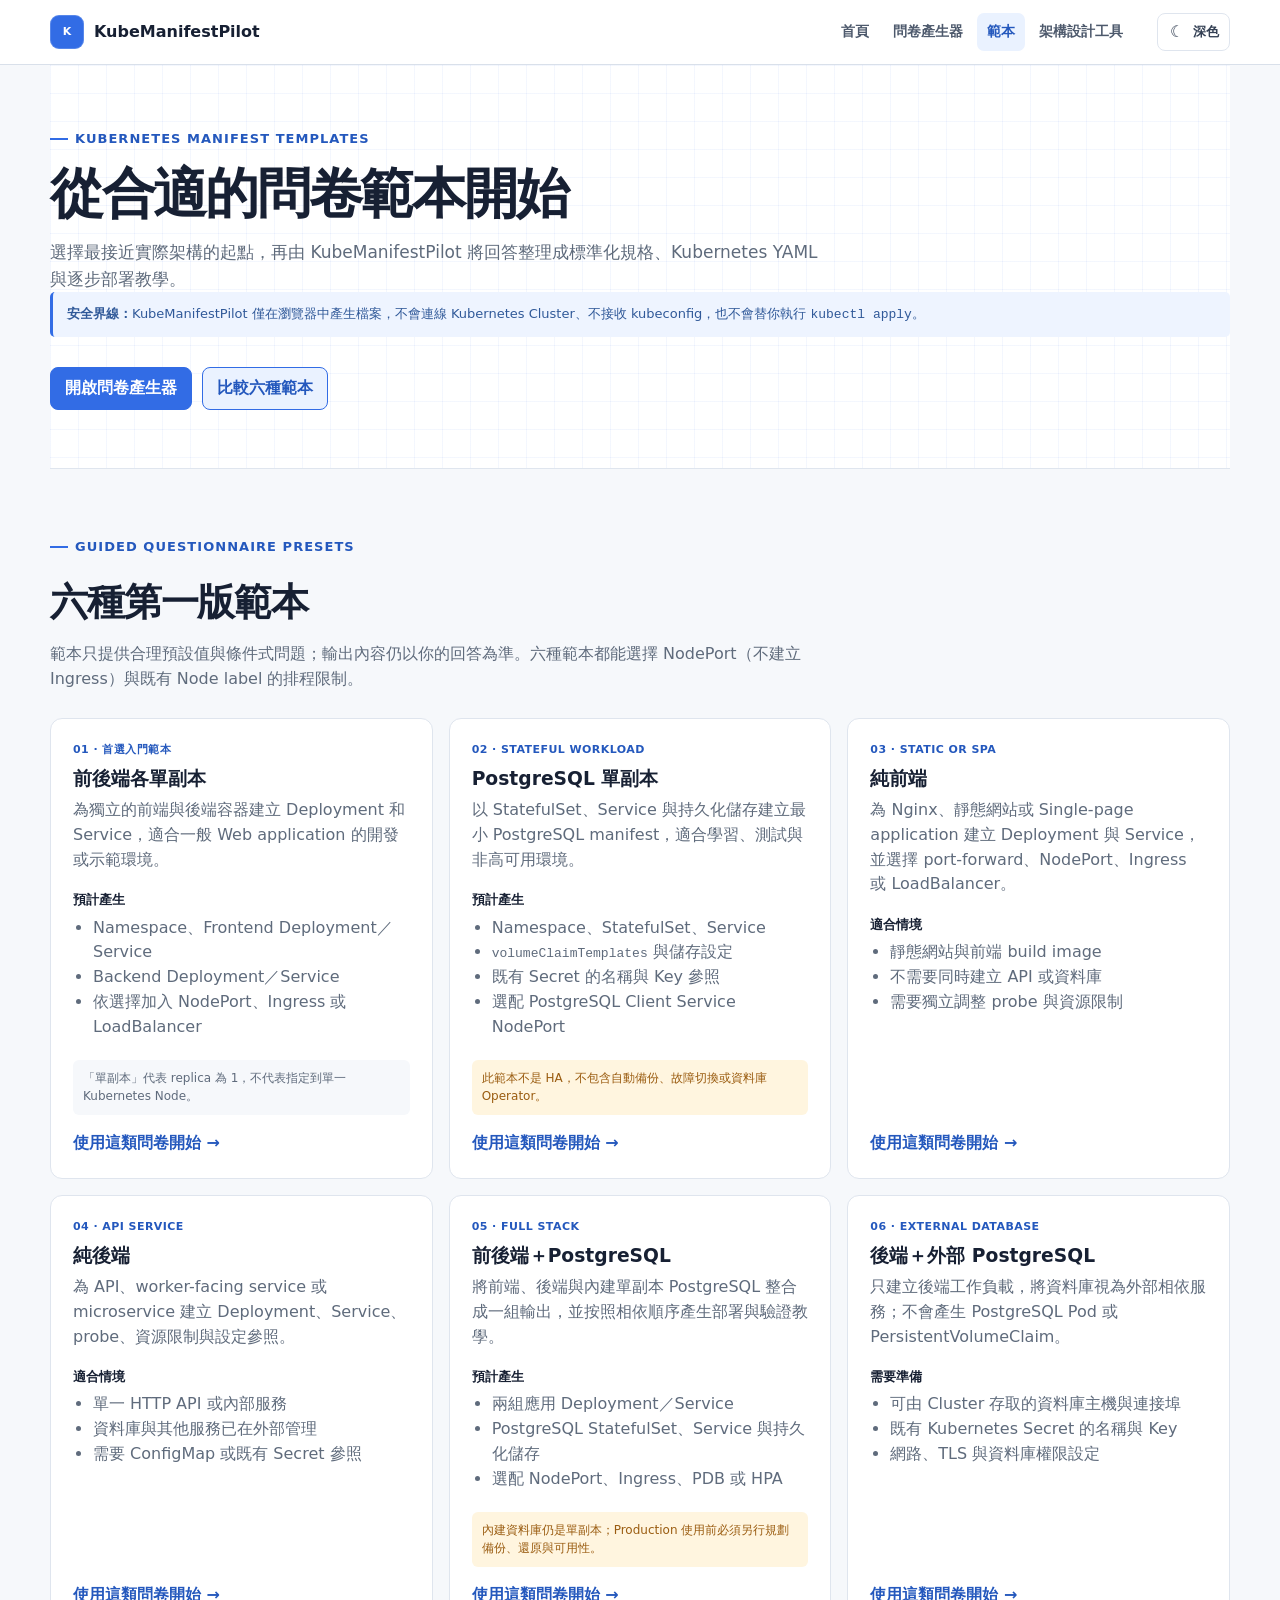
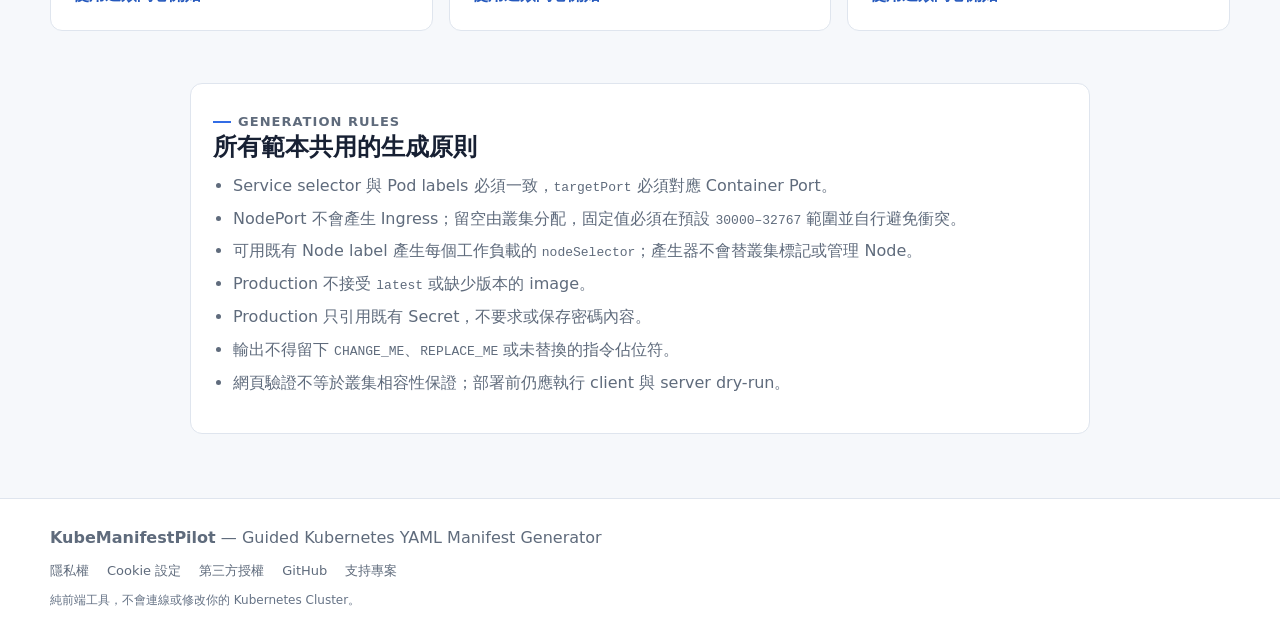
<file: templates/index.html>
<!doctype html>
<html lang="zh-Hant">
<head>
  <meta charset="utf-8">
  <meta name="viewport" content="width=device-width, initial-scale=1">
  <meta name="description" content="KubeManifestPilot 提供六種 guided Kubernetes YAML manifest templates，透過問卷產生設定檔與部署教學，不連線或修改 Kubernetes 叢集。">
  <meta name="theme-color" content="#0b1220">
  <link rel="canonical" href="https://johnsonchang123.github.io/kube-manifest-pilot/templates/">
  <title>Kubernetes Manifest 範本｜KubeManifestPilot</title>
  <script src="../assets/js/theme-init.js"></script>
  <link rel="stylesheet" href="../assets/css/site.css">
</head>
<body class="site-page">
  <a class="skip-link" href="#main-content">跳到主要內容</a>

  <header class="site-header">
    <div class="header-inner">
      <a class="brand" href="../" aria-label="KubeManifestPilot 首頁">
        <span class="brand-mark" aria-hidden="true">K</span>
        <span>KubeManifestPilot</span>
      </a>
      <nav class="site-nav" aria-label="主要導覽">
        <a href="../">首頁</a>
        <a href="../generator/">問卷產生器</a>
        <a href="../templates/" aria-current="page">範本</a>
        <a href="../designer/">架構設計工具</a>
      </nav>
      <button class="theme-toggle" type="button" data-theme-toggle aria-label="切換為深色模式" aria-pressed="false"><span data-theme-icon aria-hidden="true">☾</span><span data-theme-label>深色</span></button>
    </div>
  </header>

  <main id="main-content" class="page-shell">
    <section class="hero">
      <p class="eyebrow">Kubernetes Manifest Templates</p>
      <h1>從合適的問卷範本開始</h1>
      <p class="hero-lead">選擇最接近實際架構的起點，再由 KubeManifestPilot 將回答整理成標準化規格、Kubernetes YAML 與逐步部署教學。</p>
      <div class="notice" role="note">
        <strong>安全界線：</strong>KubeManifestPilot 僅在瀏覽器中產生檔案，不會連線 Kubernetes Cluster、不接收 kubeconfig，也不會替你執行 <code>kubectl apply</code>。
      </div>
      <div class="hero-actions">
        <a class="button button-primary" href="../generator/">開啟問卷產生器</a>
        <a class="button button-secondary" href="#template-list">比較六種範本</a>
      </div>
    </section>

    <section id="template-list" aria-labelledby="template-list-title">
      <div class="section-heading">
        <p class="eyebrow">Guided Questionnaire Presets</p>
        <h2 id="template-list-title">六種第一版範本</h2>
        <p>範本只提供合理預設值與條件式問題；輸出內容仍以你的回答為準。六種範本都能選擇 NodePort（不建立 Ingress）與既有 Node label 的排程限制。</p>
      </div>

      <div class="card-grid template-grid">
        <article class="card template-card" data-template-id="frontend-backend">
          <p class="card-kicker">01 · 首選入門範本</p>
          <h3>前後端各單副本</h3>
          <p>為獨立的前端與後端容器建立 Deployment 和 Service，適合一般 Web application 的開發或示範環境。</p>
          <h4>預計產生</h4>
          <ul>
            <li>Namespace、Frontend Deployment／Service</li>
            <li>Backend Deployment／Service</li>
            <li>依選擇加入 NodePort、Ingress 或 LoadBalancer</li>
          </ul>
          <p class="card-note">「單副本」代表 replica 為 1，不代表指定到單一 Kubernetes Node。</p>
          <a class="text-link" href="../generator/?template=frontend-backend">使用這類問卷開始 <span aria-hidden="true">→</span></a>
        </article>

        <article class="card template-card" data-template-id="postgresql-single-replica">
          <p class="card-kicker">02 · Stateful Workload</p>
          <h3>PostgreSQL 單副本</h3>
          <p>以 StatefulSet、Service 與持久化儲存建立最小 PostgreSQL manifest，適合學習、測試與非高可用環境。</p>
          <h4>預計產生</h4>
          <ul>
            <li>Namespace、StatefulSet、Service</li>
            <li><code>volumeClaimTemplates</code> 與儲存設定</li>
            <li>既有 Secret 的名稱與 Key 參照</li>
            <li>選配 PostgreSQL Client Service NodePort</li>
          </ul>
          <p class="card-note warning-text">此範本不是 HA，不包含自動備份、故障切換或資料庫 Operator。</p>
          <a class="text-link" href="../generator/?template=postgresql">使用這類問卷開始 <span aria-hidden="true">→</span></a>
        </article>

        <article class="card template-card" data-template-id="frontend-only">
          <p class="card-kicker">03 · Static or SPA</p>
          <h3>純前端</h3>
          <p>為 Nginx、靜態網站或 Single-page application 建立 Deployment 與 Service，並選擇 port-forward、NodePort、Ingress 或 LoadBalancer。</p>
          <h4>適合情境</h4>
          <ul>
            <li>靜態網站與前端 build image</li>
            <li>不需要同時建立 API 或資料庫</li>
            <li>需要獨立調整 probe 與資源限制</li>
          </ul>
          <a class="text-link" href="../generator/?template=frontend">使用這類問卷開始 <span aria-hidden="true">→</span></a>
        </article>

        <article class="card template-card" data-template-id="backend-only">
          <p class="card-kicker">04 · API Service</p>
          <h3>純後端</h3>
          <p>為 API、worker-facing service 或 microservice 建立 Deployment、Service、probe、資源限制與設定參照。</p>
          <h4>適合情境</h4>
          <ul>
            <li>單一 HTTP API 或內部服務</li>
            <li>資料庫與其他服務已在外部管理</li>
            <li>需要 ConfigMap 或既有 Secret 參照</li>
          </ul>
          <a class="text-link" href="../generator/?template=backend">使用這類問卷開始 <span aria-hidden="true">→</span></a>
        </article>

        <article class="card template-card" data-template-id="frontend-backend-postgresql">
          <p class="card-kicker">05 · Full Stack</p>
          <h3>前後端＋PostgreSQL</h3>
          <p>將前端、後端與內建單副本 PostgreSQL 整合成一組輸出，並按照相依順序產生部署與驗證教學。</p>
          <h4>預計產生</h4>
          <ul>
            <li>兩組應用 Deployment／Service</li>
            <li>PostgreSQL StatefulSet、Service 與持久化儲存</li>
            <li>選配 NodePort、Ingress、PDB 或 HPA</li>
          </ul>
          <p class="card-note warning-text">內建資料庫仍是單副本；Production 使用前必須另行規劃備份、還原與可用性。</p>
          <a class="text-link" href="../generator/?template=fullstack-postgresql">使用這類問卷開始 <span aria-hidden="true">→</span></a>
        </article>

        <article class="card template-card" data-template-id="backend-external-postgresql">
          <p class="card-kicker">06 · External Database</p>
          <h3>後端＋外部 PostgreSQL</h3>
          <p>只建立後端工作負載，將資料庫視為外部相依服務；不會產生 PostgreSQL Pod 或 PersistentVolumeClaim。</p>
          <h4>需要準備</h4>
          <ul>
            <li>可由 Cluster 存取的資料庫主機與連接埠</li>
            <li>既有 Kubernetes Secret 的名稱與 Key</li>
            <li>網路、TLS 與資料庫權限設定</li>
          </ul>
          <a class="text-link" href="../generator/?template=backend-external-postgresql">使用這類問卷開始 <span aria-hidden="true">→</span></a>
        </article>
      </div>
    </section>

    <section class="card prose-card" aria-labelledby="shared-rules-title">
      <p class="eyebrow">Generation Rules</p>
      <h2 id="shared-rules-title">所有範本共用的生成原則</h2>
      <ul class="check-list">
        <li>Service selector 與 Pod labels 必須一致，<code>targetPort</code> 必須對應 Container Port。</li>
        <li>NodePort 不會產生 Ingress；留空由叢集分配，固定值必須在預設 <code>30000–32767</code> 範圍並自行避免衝突。</li>
        <li>可用既有 Node label 產生每個工作負載的 <code>nodeSelector</code>；產生器不會替叢集標記或管理 Node。</li>
        <li>Production 不接受 <code>latest</code> 或缺少版本的 image。</li>
        <li>Production 只引用既有 Secret，不要求或保存密碼內容。</li>
        <li>輸出不得留下 <code>CHANGE_ME</code>、<code>REPLACE_ME</code> 或未替換的指令佔位符。</li>
        <li>網頁驗證不等於叢集相容性保證；部署前仍應執行 client 與 server dry-run。</li>
      </ul>
    </section>

    <!-- 廣告保留區預設停用；此頁不載入任何廣告程式。 -->
    <aside class="ad-placeholder" data-ad-status="disabled" hidden aria-hidden="true">
      廣告保留區（目前未啟用）
    </aside>
  </main>

  <footer class="site-footer">
    <div class="footer-inner">
      <p><strong>KubeManifestPilot</strong> — Guided Kubernetes YAML Manifest Generator</p>
      <nav class="footer-links" aria-label="頁尾導覽">
        <a href="../privacy/">隱私權</a>
        <a href="../privacy/#cookies">Cookie 設定</a>
        <a href="../licenses/">第三方授權</a>
        <a href="#" data-config-link="github" aria-label="GitHub 專案（另開新分頁）">GitHub</a>
        <a href="#" data-config-link="support" aria-label="支持專案連結（尚未設定）">支持專案</a>
      </nav>
      <p class="footer-meta">純前端工具，不會連線或修改你的 Kubernetes Cluster。</p>
    </div>
  </footer>
  <div class="toast-region" data-toast-region aria-live="polite"></div>
  <script src="../assets/js/config.js"></script>
  <script src="../assets/js/site.js"></script>
</body>
</html>
</file>
<file: assets/css/site.css>
:root {
  color-scheme: light;
  --brand: #326ce5;
  --brand-strong: #2458bd;
  --brand-soft: #eaf2ff;
  --brand-fill: #326ce5;
  --brand-fill-hover: #2458bd;
  --ink: #172033;
  --muted: #5f6b7c;
  --line: #dfe5ee;
  --surface: #ffffff;
  --surface-2: #f6f8fb;
  --surface-3: #edf2f8;
  --success: #167852;
  --success-soft: #e9f7f1;
  --warning: #9a5c10;
  --warning-soft: #fff5df;
  --danger: #b42335;
  --danger-soft: #fff0f2;
  --info: #305999;
  --info-soft: #eef4ff;
  --subtle: #667386;
  --header-bg: rgba(255, 255, 255, .96);
  --header-line: rgba(214, 222, 233, .92);
  --nav-ink: #4d596c;
  --control-bg: #ffffff;
  --control-border: #cfd8e5;
  --control-hover: #f9fafb;
  --button-ink: #344054;
  --panel-soft: #fbfcfe;
  --code-bg: #17243a;
  --code-ink: #dbe7fa;
  --code-line: #273a58;
  --toast-bg: #26364e;
  --toast-ink: #ffffff;
  --grid-line: rgba(50, 108, 229, .055);
  --radius: 12px;
  --shadow: 0 8px 28px rgba(31, 48, 75, 0.08);
  --content: 1180px;
  font-family: Inter, ui-sans-serif, system-ui, -apple-system, BlinkMacSystemFont, "Segoe UI", sans-serif;
}

:root[data-theme="dark"] {
  color-scheme: dark;
  --brand: #78a6ff;
  --brand-strong: #a9c6ff;
  --brand-soft: #1a3158;
  --brand-fill: #3b6bc5;
  --brand-fill-hover: #3159a3;
  --ink: #edf4ff;
  --muted: #b5c2d5;
  --line: #35445b;
  --surface: #111a2b;
  --surface-2: #0b1220;
  --surface-3: #1b2940;
  --success: #70d9ad;
  --success-soft: #15382d;
  --warning: #f1c16f;
  --warning-soft: #3d2c13;
  --danger: #ff9aaa;
  --danger-soft: #421e28;
  --info: #a9c6ff;
  --info-soft: #172d50;
  --subtle: #9aabc2;
  --header-bg: rgba(11, 18, 32, .94);
  --header-line: rgba(60, 76, 99, .92);
  --nav-ink: #c5d0df;
  --control-bg: #111c2f;
  --control-border: #41516a;
  --control-hover: #172338;
  --button-ink: #e3ebf7;
  --panel-soft: #0e1828;
  --code-bg: #07101f;
  --code-ink: #dce9fb;
  --code-line: #3c526f;
  --toast-bg: #dce9fb;
  --toast-ink: #0b1220;
  --grid-line: rgba(120, 166, 255, .09);
  --shadow: 0 12px 34px rgba(0, 0, 0, .32);
}

@media (prefers-color-scheme: dark) {
  :root:not([data-theme]) {
    color-scheme: dark;
    --brand: #78a6ff;
    --brand-strong: #a9c6ff;
    --brand-soft: #1a3158;
    --brand-fill: #3b6bc5;
    --brand-fill-hover: #3159a3;
    --ink: #edf4ff;
    --muted: #b5c2d5;
    --line: #35445b;
    --surface: #111a2b;
    --surface-2: #0b1220;
    --surface-3: #1b2940;
    --success: #70d9ad;
    --success-soft: #15382d;
    --warning: #f1c16f;
    --warning-soft: #3d2c13;
    --danger: #ff9aaa;
    --danger-soft: #421e28;
    --info: #a9c6ff;
    --info-soft: #172d50;
    --subtle: #9aabc2;
    --header-bg: rgba(11, 18, 32, .94);
    --header-line: rgba(60, 76, 99, .92);
    --nav-ink: #c5d0df;
    --control-bg: #111c2f;
    --control-border: #41516a;
    --control-hover: #172338;
    --button-ink: #e3ebf7;
    --panel-soft: #0e1828;
    --code-bg: #07101f;
    --code-ink: #dce9fb;
    --code-line: #3c526f;
    --toast-bg: #dce9fb;
    --toast-ink: #0b1220;
    --grid-line: rgba(120, 166, 255, .09);
    --shadow: 0 12px 34px rgba(0, 0, 0, .32);
  }
}

* { box-sizing: border-box; }
html { overflow-x: hidden; background: var(--surface-2); scroll-behavior: smooth; }
body {
  margin: 0;
  min-width: 320px;
  color: var(--ink);
  background: var(--surface-2);
  line-height: 1.55;
  -webkit-font-smoothing: antialiased;
}
a { color: var(--brand-strong); text-decoration: none; }
a:hover { text-decoration: underline; }
button, input, select, textarea { font: inherit; }
button, input, select, textarea, a { -webkit-tap-highlight-color: transparent; }
:focus-visible { outline: 3px solid rgba(50, 108, 229, .28); outline-offset: 2px; }
[hidden] { display: none !important; }

.skip-link {
  position: fixed;
  top: 8px;
  left: 8px;
  z-index: 100;
  transform: translateY(-160%);
  padding: 8px 12px;
  border-radius: 8px;
  color: var(--toast-ink);
  background: var(--toast-bg);
}
.skip-link:focus { transform: none; }

.site-header {
  position: sticky;
  top: 0;
  z-index: 30;
  border-bottom: 1px solid var(--header-line);
  background: var(--header-bg);
  backdrop-filter: blur(10px);
}
.site-nav {
  width: min(calc(100% - 32px), var(--content));
  min-height: 64px;
  margin: 0 auto;
  display: flex;
  align-items: center;
  gap: 22px;
}
.site-brand {
  display: inline-flex;
  align-items: center;
  gap: 10px;
  color: var(--ink);
  font-weight: 800;
  letter-spacing: -.02em;
  white-space: nowrap;
}
.site-brand:hover { text-decoration: none; }
.brand-mark {
  display: grid;
  place-items: center;
  width: 34px;
  height: 34px;
  border-radius: 9px;
  color: #fff;
  background: var(--brand-fill);
  font-size: 17px;
  box-shadow: inset 0 0 0 1px rgba(255, 255, 255, .18);
}
.nav-links { display: flex; align-items: center; gap: 4px; margin-left: auto; }
.nav-links a {
  padding: 8px 10px;
  border-radius: 7px;
  color: var(--nav-ink);
  font-size: 14px;
  font-weight: 650;
}
.nav-links a:hover, .nav-links a[aria-current="page"] {
  color: var(--brand-strong);
  background: var(--brand-soft);
  text-decoration: none;
}
.nav-actions { display: flex; align-items: center; gap: 8px; }
.nav-toggle { display: none; }
.theme-toggle {
  display: inline-flex;
  min-height: 38px;
  flex: none;
  align-items: center;
  justify-content: center;
  gap: 7px;
  padding: 7px 10px;
  border: 1px solid var(--line);
  border-radius: 8px;
  color: var(--button-ink);
  background: var(--control-bg);
  font-size: 13px;
  font-weight: 750;
  cursor: pointer;
}
.theme-toggle:hover { border-color: var(--brand); background: var(--brand-soft); }
.theme-toggle [data-theme-icon] { width: 1.1em; text-align: center; font-size: 16px; line-height: 1; }

.button {
  display: inline-flex;
  min-height: 40px;
  align-items: center;
  justify-content: center;
  gap: 8px;
  padding: 8px 14px;
  border: 1px solid var(--line);
  border-radius: 8px;
  color: var(--button-ink);
  background: var(--control-bg);
  font-weight: 700;
  cursor: pointer;
  transition: background .16s ease, border-color .16s ease, transform .16s ease;
}
.button:hover { border-color: var(--brand); background: var(--control-hover); text-decoration: none; }
.button:active { transform: translateY(1px); }
.button.primary { border-color: var(--brand-fill); color: #fff; background: var(--brand-fill); }
.button.primary:hover { border-color: var(--brand-fill-hover); background: var(--brand-fill-hover); }
.button.secondary { border-color: var(--brand); color: var(--brand-strong); background: var(--brand-soft); }
.button.danger { border-color: var(--danger); color: var(--danger); background: var(--danger-soft); }
.button.small { min-height: 34px; padding: 6px 10px; font-size: 13px; }
.button[disabled], .button[aria-disabled="true"] { opacity: .55; cursor: not-allowed; transform: none; }

.page-shell { width: min(calc(100% - 32px), var(--content)); margin: 0 auto; }
.hero {
  padding: 82px 0 64px;
  background:
    linear-gradient(var(--grid-line) 1px, transparent 1px),
    linear-gradient(90deg, var(--grid-line) 1px, transparent 1px),
    var(--surface);
  background-size: 28px 28px;
  border-bottom: 1px solid var(--line);
}
.hero-grid { display: grid; grid-template-columns: minmax(0, 1.06fr) minmax(420px, .94fr); gap: 56px; align-items: center; }
.eyebrow {
  display: inline-flex;
  align-items: center;
  gap: 7px;
  margin: 0 0 16px;
  color: var(--brand-strong);
  font-size: 13px;
  font-weight: 800;
  letter-spacing: .08em;
  text-transform: uppercase;
}
.eyebrow::before { content: ""; width: 18px; height: 2px; background: var(--brand); }
.hero h1 { max-width: 770px; margin: 0; font-size: clamp(38px, 5vw, 64px); line-height: 1.06; letter-spacing: -.045em; }
.hero h1 span { color: var(--brand); }
.hero-copy { max-width: 690px; margin: 22px 0 0; color: var(--muted); font-size: 18px; }
.hero-actions { display: flex; flex-wrap: wrap; gap: 10px; margin-top: 30px; }
.trust-row { display: flex; flex-wrap: wrap; gap: 15px 22px; margin-top: 26px; color: var(--muted); font-size: 13px; font-weight: 650; }
.trust-row span::before { content: "✓"; margin-right: 6px; color: var(--success); }

.product-card {
  overflow: hidden;
  border: 1px solid var(--line);
  border-radius: 14px;
  background: var(--surface);
  box-shadow: var(--shadow);
}
.product-card-head { display: flex; align-items: center; gap: 7px; min-height: 42px; padding: 0 14px; border-bottom: 1px solid var(--line); background: var(--surface-2); }
.dot { width: 8px; height: 8px; border-radius: 50%; background: var(--subtle); }
.product-card-title { margin-left: 6px; color: var(--subtle); font-size: 12px; font-weight: 700; }
.product-card-body { display: grid; grid-template-columns: 145px 1fr; min-height: 320px; }
.mock-steps { padding: 16px 12px; border-right: 1px solid var(--line); background: var(--panel-soft); }
.mock-step { display: flex; gap: 8px; align-items: center; padding: 8px; border-radius: 7px; color: var(--subtle); font-size: 11px; font-weight: 700; }
.mock-step + .mock-step { margin-top: 4px; }
.mock-step.active { color: var(--brand-strong); background: var(--brand-soft); }
.mock-step b { display: grid; place-items: center; width: 20px; height: 20px; flex: none; border: 1px solid var(--control-border); border-radius: 50%; background: var(--control-bg); font-size: 10px; }
.mock-step.active b { border-color: var(--brand-fill); color: #fff; background: var(--brand-fill); }
.mock-form { padding: 20px; }
.mock-form h3 { margin: 0 0 4px; font-size: 16px; }
.mock-form p { margin: 0 0 18px; color: var(--muted); font-size: 11px; }
.mock-label { margin: 11px 0 5px; color: var(--muted); font-size: 10px; font-weight: 750; }
.mock-input { height: 31px; border: 1px solid var(--control-border); border-radius: 6px; background: var(--control-bg); }
.mock-input.blue { border-color: var(--brand); box-shadow: 0 0 0 2px var(--brand-soft); }
.mock-grid { display: grid; grid-template-columns: 1fr 1fr; gap: 10px; }
.mock-output { margin-top: 18px; padding: 12px; border-radius: 7px; color: var(--success); background: var(--success-soft); font: 10px/1.55 ui-monospace, SFMono-Regular, Consolas, monospace; }

.section { padding: 72px 0; }
.section.white { background: var(--surface); }
.section.compact { padding: 48px 0; }
.section-head { max-width: 720px; margin-bottom: 32px; }
.section-head.center { margin-right: auto; margin-left: auto; text-align: center; }
.section h2, .page-title { margin: 0; font-size: clamp(28px, 3vw, 40px); line-height: 1.15; letter-spacing: -.035em; }
.section-head p { margin: 14px 0 0; color: var(--muted); }
.grid { display: grid; grid-template-columns: repeat(3, minmax(0, 1fr)); gap: 16px; }
.grid.two { grid-template-columns: repeat(2, minmax(0, 1fr)); }
.card {
  padding: 22px;
  border: 1px solid var(--line);
  border-radius: var(--radius);
  background: var(--surface);
}
.card h2, .card h3 { margin: 0 0 8px; line-height: 1.25; }
.card p { margin: 0; color: var(--muted); }
.card p + p, .card ul { margin-top: 12px; }
.card ul { padding-left: 20px; color: var(--muted); }
.card.feature { position: relative; padding-top: 58px; }
.feature-icon {
  position: absolute;
  top: 20px;
  left: 22px;
  display: grid;
  place-items: center;
  width: 28px;
  height: 28px;
  border-radius: 7px;
  color: var(--brand-strong);
  background: var(--brand-soft);
  font-size: 13px;
  font-weight: 900;
}
.workflow { display: grid; grid-template-columns: repeat(4, 1fr); gap: 0; }
.workflow-item { position: relative; padding: 0 28px 0 0; }
.workflow-item:not(:last-child)::after { content: "→"; position: absolute; top: 9px; right: 8px; color: var(--subtle); }
.workflow-item b { display: grid; place-items: center; width: 34px; height: 34px; margin-bottom: 12px; border-radius: 8px; color: #fff; background: var(--brand-fill); }
.workflow-item h3 { margin: 0 0 5px; font-size: 16px; }
.workflow-item p { margin: 0; color: var(--muted); font-size: 14px; }
.template-tag { display: inline-block; margin-bottom: 12px; padding: 4px 8px; border-radius: 999px; color: var(--brand-strong); background: var(--brand-soft); font-size: 11px; font-weight: 800; }
.boundary { display: flex; align-items: flex-start; gap: 16px; padding: 22px; border: 1px solid var(--warning); border-radius: var(--radius); background: var(--warning-soft); }
.boundary strong { display: block; margin-bottom: 4px; color: var(--warning); }
.boundary p { margin: 0; color: var(--warning); }
.cta-panel { display: flex; align-items: center; justify-content: space-between; gap: 24px; padding: 34px; border-radius: 16px; color: #fff; background: #183567; }
.cta-panel h2 { margin: 0 0 7px; font-size: 28px; }
.cta-panel p { margin: 0; color: #cad7ef; }
.cta-panel .button { flex: none; border-color: #fff; color: #2458bd; background: #fff; }

.page-hero { padding: 54px 0 38px; border-bottom: 1px solid var(--line); background: var(--surface); }
.page-hero p { max-width: 760px; margin: 14px 0 0; color: var(--muted); font-size: 17px; }
.prose { max-width: 820px; padding: 48px 0 72px; }
.prose h2 { margin: 34px 0 10px; font-size: 23px; }
.prose h3 { margin: 24px 0 8px; font-size: 18px; }
.prose p, .prose li { color: var(--muted); }
.prose code { padding: 2px 5px; border-radius: 4px; background: var(--surface-3); }

.site-footer { border-top: 1px solid var(--line); color: var(--muted); background: var(--surface); }
.footer-main { width: min(calc(100% - 32px), var(--content)); margin: 0 auto; padding: 30px 0; display: flex; justify-content: space-between; gap: 24px; }
.footer-brand { max-width: 460px; }
.footer-brand strong { display: block; margin-bottom: 5px; color: var(--ink); }
.footer-brand p { margin: 0; font-size: 13px; }
.footer-links { display: flex; flex-wrap: wrap; align-content: flex-start; justify-content: flex-end; gap: 8px 18px; font-size: 13px; }
.footer-links a { color: var(--muted); }
.ad-placeholder { margin: 24px auto; padding: 14px; border: 1px dashed var(--control-border); border-radius: 8px; color: var(--subtle); background: var(--panel-soft); text-align: center; font-size: 12px; }
.ad-placeholder[data-enabled="false"] { display: none; }
.toast-region { position: fixed; right: 18px; bottom: 18px; left: 18px; z-index: 100; display: grid; justify-items: end; gap: 8px; pointer-events: none; }
.toast { width: min(100%, 360px); max-width: 100%; padding: 11px 14px; overflow-wrap: anywhere; border: 1px solid var(--control-border); border-radius: 8px; color: var(--toast-ink); background: var(--toast-bg); box-shadow: var(--shadow); font-size: 13px; animation: toast-in .18s ease-out; }
@keyframes toast-in { from { opacity: 0; transform: translateY(6px); } }

/* Shared content-page compatibility */
.header-inner {
  width: min(calc(100% - 32px), var(--content));
  min-height: 64px;
  margin: 0 auto;
  display: flex;
  align-items: center;
  gap: 24px;
}
.header-inner .brand { display: inline-flex; align-items: center; gap: 10px; color: var(--ink); font-weight: 800; }
.header-inner .brand:hover { text-decoration: none; }
.header-inner .brand-mark { font-size: 11px; }
.header-inner .site-nav { width: auto; min-height: 0; margin: 0 0 0 auto; gap: 4px; }
.header-inner .site-nav a { padding: 8px 10px; border-radius: 7px; color: var(--nav-ink); font-size: 14px; font-weight: 650; }
.header-inner .site-nav a:hover, .header-inner .site-nav a[aria-current="page"] { color: var(--brand-strong); background: var(--brand-soft); text-decoration: none; }
.site-page .page-shell { padding-bottom: 64px; }
.site-page .hero { margin: 0; padding: 58px 0; background-color: var(--surface); }
.site-page .hero h1 { margin: 0; font-size: clamp(34px, 4.5vw, 54px); line-height: 1.08; letter-spacing: -.042em; }
.hero-lead { max-width: 780px; margin: 16px 0 0; color: var(--muted); font-size: 17px; }
.page-meta { color: var(--subtle); font-size: 13px; }
.section-heading { max-width: 760px; margin: 62px 0 26px; }
.section-heading h2 { margin: 0; font-size: clamp(27px, 3vw, 38px); letter-spacing: -.03em; }
.section-heading p:last-child { margin: 10px 0 0; color: var(--muted); }
.card-grid { display: grid; grid-template-columns: repeat(3, minmax(0, 1fr)); gap: 16px; }
.template-card { display: flex; flex-direction: column; }
.template-card h4 { margin: 18px 0 5px; font-size: 13px; }
.template-card ul { margin: 0 0 16px; }
.template-card .text-link { margin-top: auto; font-weight: 750; }
.card-kicker { margin: 0 0 9px !important; color: var(--brand-strong) !important; font-size: 11px; font-weight: 800; letter-spacing: .04em; text-transform: uppercase; }
.card-note { margin: 4px 0 16px !important; padding: 9px 10px; border-radius: 6px; background: var(--surface-2); font-size: 12px; }
.warning-text { color: var(--warning) !important; background: var(--warning-soft) !important; }
.prose-card { max-width: 900px; margin: 52px auto 0; }
.check-list { display: grid; gap: 8px; padding-left: 20px; }
.footer-inner { width: min(calc(100% - 32px), var(--content)); margin: 0 auto; padding: 27px 0; }
.footer-inner > p { margin: 0; }
.footer-inner .footer-links { margin: 10px 0; justify-content: flex-start; }
.footer-meta { color: var(--subtle); font-size: 12px; }
.button-primary { border-color: var(--brand-fill); color: #fff; background: var(--brand-fill); }
.button-primary:hover { border-color: var(--brand-fill-hover); color: #fff; background: var(--brand-fill-hover); }
.button-secondary { border-color: var(--brand); color: var(--brand-strong); background: var(--brand-soft); }

/* Generator */
.generator-page { min-height: 100vh; display: flex; flex-direction: column; }
.generator-main { width: min(calc(100% - 28px), 1320px); margin: 24px auto 56px; flex: 1; }
.generator-intro { display: flex; justify-content: space-between; gap: 22px; align-items: flex-start; margin-bottom: 18px; }
.generator-intro h1 { margin: 0; font-size: clamp(27px, 3vw, 38px); letter-spacing: -.035em; }
.generator-intro p { max-width: 760px; margin: 7px 0 0; color: var(--muted); }
.privacy-chip { flex: none; padding: 7px 10px; border-radius: 999px; color: var(--success); background: var(--success-soft); font-size: 12px; font-weight: 800; }
.wizard-layout { display: grid; grid-template-columns: 215px minmax(0, 1fr) 310px; gap: 16px; align-items: start; }
.wizard-steps, .wizard-panel, .summary-panel { border: 1px solid var(--line); border-radius: var(--radius); background: var(--surface); }
.wizard-steps { position: sticky; top: 82px; overflow: hidden; padding: 10px; }
.step-button { width: 100%; min-width: 0; display: grid; grid-template-columns: 28px minmax(0, 1fr); gap: 9px; align-items: center; padding: 10px 9px; border: 0; border-radius: 8px; color: var(--subtle); background: transparent; text-align: left; cursor: pointer; }
.step-button span:last-child { min-width: 0; overflow-wrap: anywhere; }
.step-button + .step-button { margin-top: 3px; }
.step-button:hover { background: var(--surface-2); }
.step-button.active { color: var(--brand-strong); background: var(--brand-soft); font-weight: 750; }
.step-button.complete { color: var(--success); }
.step-number { display: grid; place-items: center; width: 25px; height: 25px; border: 1px solid var(--control-border); border-radius: 50%; background: var(--control-bg); font-size: 11px; font-weight: 800; }
.step-button.active .step-number { border-color: var(--brand-fill); color: #fff; background: var(--brand-fill); }
.step-button.complete .step-number { border-color: #8bcdb2; color: var(--success); background: var(--success-soft); }
.wizard-panel { min-width: 0; overflow: hidden; }
.panel-head { padding: 22px 24px 17px; border-bottom: 1px solid var(--line); }
.panel-head h2 { margin: 0; font-size: 22px; }
.panel-head p { margin: 5px 0 0; color: var(--muted); font-size: 14px; }
.panel-body { padding: 24px; }
.panel-actions { display: flex; flex-wrap: wrap; justify-content: space-between; gap: 10px; padding: 16px 24px; border-top: 1px solid var(--line); background: var(--panel-soft); }
.panel-actions .right { display: flex; flex: 1 1 250px; flex-wrap: wrap; justify-content: flex-end; gap: 8px; margin-left: auto; }
.form-section + .form-section { margin-top: 28px; padding-top: 24px; border-top: 1px solid var(--line); }
.form-section h3 { margin: 0 0 4px; font-size: 17px; }
.form-section > p { margin: 0 0 16px; color: var(--muted); font-size: 13px; }
.form-grid { display: grid; grid-template-columns: repeat(2, minmax(0, 1fr)); gap: 15px; }
.form-grid.three { grid-template-columns: repeat(3, minmax(0, 1fr)); }
.field { display: grid; align-content: start; gap: 6px; min-width: 0; }
.field.full { grid-column: 1 / -1; }
.field > label, .field > .label { color: var(--ink); font-size: 13px; font-weight: 750; }
.field .hint { margin: 0; color: var(--subtle); font-size: 12px; line-height: 1.5; }
.field input, .field select, .field textarea {
  width: 100%;
  min-height: 40px;
  padding: 8px 10px;
  border: 1px solid var(--control-border);
  border-radius: 7px;
  color: var(--ink);
  background: var(--control-bg);
}
.field input::placeholder, .field textarea::placeholder { color: var(--subtle); opacity: 1; }
.field textarea { min-height: 78px; resize: vertical; font-family: ui-monospace, SFMono-Regular, Consolas, monospace; font-size: 12px; }
.field input:focus, .field select:focus, .field textarea:focus { border-color: #7ea5ee; box-shadow: 0 0 0 3px rgba(50, 108, 229, .1); outline: none; }
.field input[aria-invalid="true"], .field select[aria-invalid="true"], .field textarea[aria-invalid="true"] { border-color: var(--danger); background: var(--danger-soft); }
.field-error { min-height: 16px; color: var(--danger); font-size: 11px; }
.check-row { display: flex; align-items: flex-start; gap: 9px; color: var(--muted); font-size: 13px; }
.check-row input { width: 16px; height: 16px; margin-top: 2px; accent-color: var(--brand); }
.template-options { display: grid; grid-template-columns: repeat(2, minmax(0, 1fr)); gap: 11px; }
.template-option { position: relative; display: block; }
.template-option input { position: absolute; opacity: 0; pointer-events: none; }
.template-option-content { min-height: 122px; padding: 16px; border: 1px solid var(--line); border-radius: 9px; background: var(--control-bg); cursor: pointer; }
.template-option-content:hover { border-color: var(--brand); }
.template-option input:checked + .template-option-content { border-color: var(--brand); box-shadow: 0 0 0 2px rgba(50, 108, 229, .16); background: var(--brand-soft); }
.template-option input:focus-visible + .template-option-content { outline: 3px solid rgba(50, 108, 229, .25); }
.template-option strong { display: block; margin-bottom: 5px; }
.template-option small { display: block; color: var(--muted); line-height: 1.45; }
.template-option .recommended { display: inline-block; margin-bottom: 8px; padding: 2px 6px; border-radius: 999px; color: var(--brand-strong); background: var(--brand-soft); font-size: 10px; font-weight: 800; }
.notice { padding: 12px 14px; border-left: 3px solid var(--brand); border-radius: 5px; color: var(--info); background: var(--info-soft); font-size: 13px; }
.notice.warning { border-color: var(--warning); color: var(--warning); background: var(--warning-soft); }
.notice.danger { border-color: var(--danger); color: var(--danger); background: var(--danger-soft); }
.summary-panel { position: sticky; top: 82px; overflow: hidden; }
.summary-head { padding: 16px 17px; border-bottom: 1px solid var(--line); }
.summary-head h2 { margin: 0; font-size: 16px; }
.summary-body { padding: 16px 17px; }
.summary-list { display: grid; gap: 10px; margin: 0; }
.summary-list div { display: grid; grid-template-columns: 92px minmax(0, 1fr); gap: 8px; }
.summary-list dt { color: var(--subtle); font-size: 11px; }
.summary-list dd { min-width: 0; margin: 0; overflow-wrap: anywhere; color: var(--ink); font-size: 12px; font-weight: 700; }
.summary-resources { margin-top: 16px; padding-top: 14px; border-top: 1px solid var(--line); }
.summary-resources h3 { margin: 0 0 8px; font-size: 12px; }
.resource-chips { display: flex; flex-wrap: wrap; gap: 5px; }
.resource-chip { padding: 3px 6px; border-radius: 5px; color: var(--muted); background: var(--surface-3); font: 10px ui-monospace, SFMono-Regular, Consolas, monospace; }
.status-box { margin-top: 14px; padding: 10px; border-radius: 7px; font-size: 12px; }
.status-box.neutral { color: var(--muted); background: var(--surface-2); }
.status-box.success { color: var(--success); background: var(--success-soft); }
.status-box.warning { color: var(--warning); background: var(--warning-soft); }
.status-box.danger { color: var(--danger); background: var(--danger-soft); }
.review-grid { display: grid; grid-template-columns: minmax(0, .9fr) minmax(0, 1.1fr); gap: 15px; }
.review-card { padding: 16px; border: 1px solid var(--line); border-radius: 9px; background: var(--surface); }
.review-card h3 { margin: 0 0 10px; font-size: 15px; }
.issue-list { display: grid; gap: 7px; margin: 0; padding: 0; list-style: none; }
.issue { padding: 9px 10px; border-radius: 6px; color: var(--muted); background: var(--surface-2); font-size: 12px; }
.issue.error { color: var(--danger); background: var(--danger-soft); }
.issue.warning { color: var(--warning); background: var(--warning-soft); }
.issue.info { color: var(--info); background: var(--info-soft); }
.output-tabs { display: flex; max-width: 100%; gap: 4px; margin-top: 22px; overflow-x: auto; overscroll-behavior-inline: contain; border-bottom: 1px solid var(--line); scrollbar-width: thin; }
.output-tab { flex: 0 0 auto; padding: 8px 12px; border: 0; border-bottom: 2px solid transparent; color: var(--subtle); background: transparent; white-space: nowrap; cursor: pointer; font-size: 13px; font-weight: 750; }
.output-tab.active { border-color: var(--brand); color: var(--brand-strong); }
.output-toolbar { display: flex; flex-wrap: wrap; justify-content: space-between; gap: 8px; padding: 10px 0; }
.output-toolbar .right { display: flex; flex-wrap: wrap; gap: 6px; }
.code-output { width: 100%; min-width: 0; min-height: 480px; margin: 0; padding: 16px; overflow: auto; border: 1px solid var(--code-line); border-radius: 8px; color: var(--code-ink); background: var(--code-bg); white-space: pre; tab-size: 2; font: 12px/1.55 ui-monospace, SFMono-Regular, Consolas, monospace; }
.deploy-output { width: 100%; min-width: 0; min-height: 480px; padding: 20px; overflow: auto; overflow-wrap: anywhere; border: 1px solid var(--line); border-radius: 8px; color: var(--ink); background: var(--surface); white-space: pre-wrap; word-break: break-word; font: 13px/1.6 ui-monospace, SFMono-Regular, Consolas, monospace; }

@media (max-width: 1240px) {
  .hero-grid { grid-template-columns: 1fr 420px; gap: 28px; }
  .wizard-layout { grid-template-columns: 180px minmax(0, 1fr); }
  .summary-panel { position: static; grid-column: 1 / -1; }
  .summary-body { display: grid; grid-template-columns: 1fr 1fr; gap: 18px; }
}

@media (max-width: 860px) {
  .site-nav { flex-wrap: wrap; min-height: 58px; padding: 10px 0; }
  .nav-toggle { display: inline-flex; margin-left: auto; }
  .nav-actions { margin-left: 0; }
  .nav-links { display: none; order: 3; width: 100%; margin: 0; padding-top: 8px; border-top: 1px solid var(--line); }
  .nav-links.open { display: grid; grid-template-columns: repeat(2, 1fr); }
  .hero { padding: 56px 0 46px; }
  .hero-grid { grid-template-columns: 1fr; }
  .product-card { max-width: 600px; }
  .grid, .grid.two { grid-template-columns: repeat(2, minmax(0, 1fr)); }
  .workflow { grid-template-columns: repeat(2, 1fr); gap: 28px 10px; }
  .workflow-item:nth-child(2)::after { display: none; }
  .wizard-layout { grid-template-columns: 1fr; }
  .wizard-steps { position: static; display: grid; grid-template-columns: repeat(5, 1fr); gap: 4px; overflow-x: auto; }
  .step-button { display: grid; grid-template-columns: 1fr; justify-items: center; padding: 8px 4px; text-align: center; font-size: 10px; }
  .summary-panel { grid-column: auto; }
  .review-grid { grid-template-columns: 1fr; }
  .header-inner { flex-wrap: wrap; padding: 10px 0; }
  .header-inner .site-nav { width: 100%; order: 2; overflow-x: auto; }
  .card-grid { grid-template-columns: repeat(2, minmax(0, 1fr)); }
}

@media (max-width: 620px) {
  .site-nav, .page-shell, .footer-main { width: min(calc(100% - 24px), var(--content)); }
  .nav-actions .button.secondary { display: none; }
  .hero h1 { font-size: 39px; }
  .product-card-body { grid-template-columns: 1fr; }
  .mock-steps { display: none; }
  .grid, .grid.two { grid-template-columns: 1fr; }
  .workflow { grid-template-columns: 1fr; }
  .workflow-item::after { display: none; }
  .cta-panel { align-items: flex-start; flex-direction: column; padding: 25px; }
  .footer-main { flex-direction: column; }
  .footer-links { justify-content: flex-start; }
  .generator-main { width: min(calc(100% - 18px), 1320px); margin-top: 14px; }
  .generator-intro { flex-direction: column; }
  .wizard-steps { grid-template-columns: repeat(5, minmax(0, 1fr)); overflow-x: visible; }
  .step-button { min-width: 0; font-size: 9px; }
  .panel-head, .panel-body { padding-right: 17px; padding-left: 17px; }
  .panel-actions { padding: 13px 17px; }
  .panel-actions .right { width: 100%; flex-basis: 100%; margin-left: 0; }
  .form-grid, .form-grid.three, .template-options { grid-template-columns: 1fr; }
  .summary-body { grid-template-columns: 1fr; }
  .code-output, .deploy-output { min-height: 360px; }
  .card-grid { grid-template-columns: 1fr; }
  .toast-region { right: 9px; bottom: 9px; left: 9px; }
}

@media (max-width: 420px) {
  .theme-toggle [data-theme-label] { display: none; }
  .theme-toggle { width: 40px; padding-right: 8px; padding-left: 8px; }
  .panel-actions > .button, .panel-actions .right .button { flex: 1 1 130px; }
}

@media (prefers-reduced-motion: reduce) {
  *, *::before, *::after { scroll-behavior: auto !important; transition: none !important; animation: none !important; }
}
</file>
